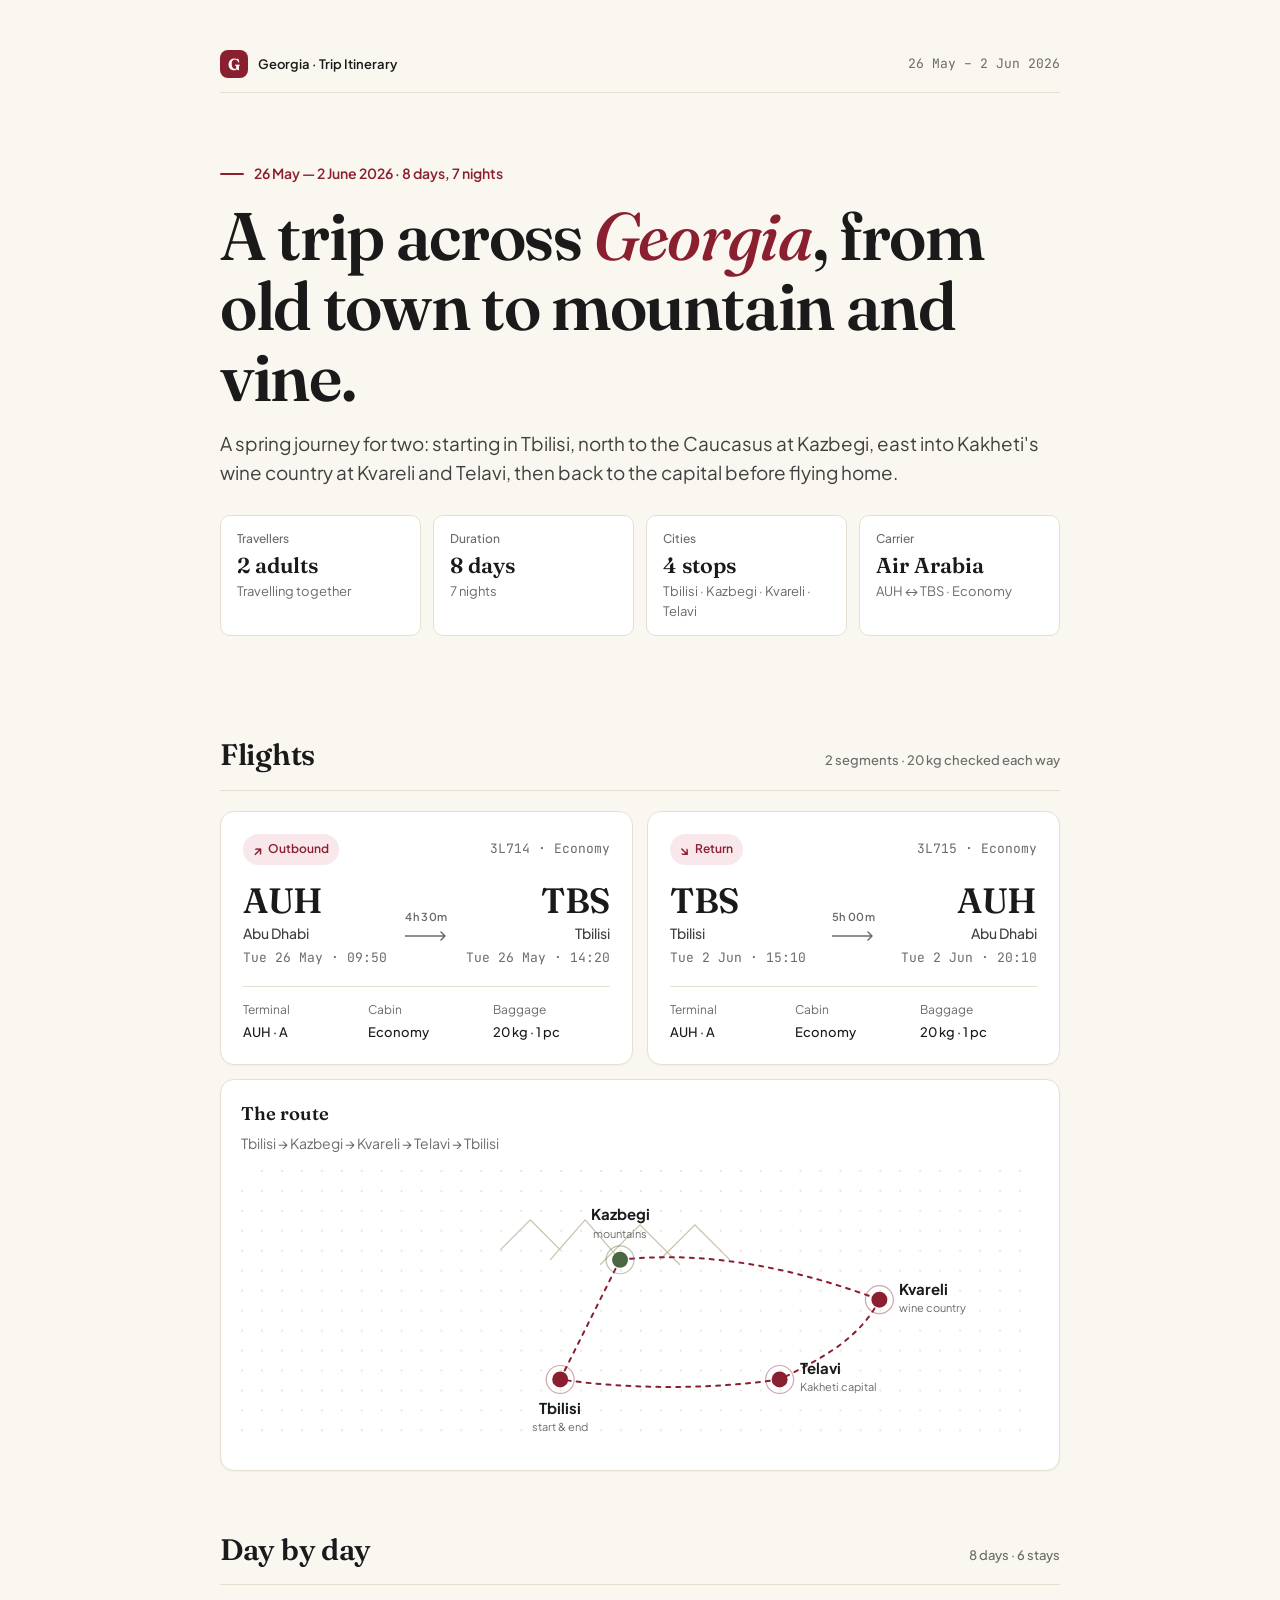
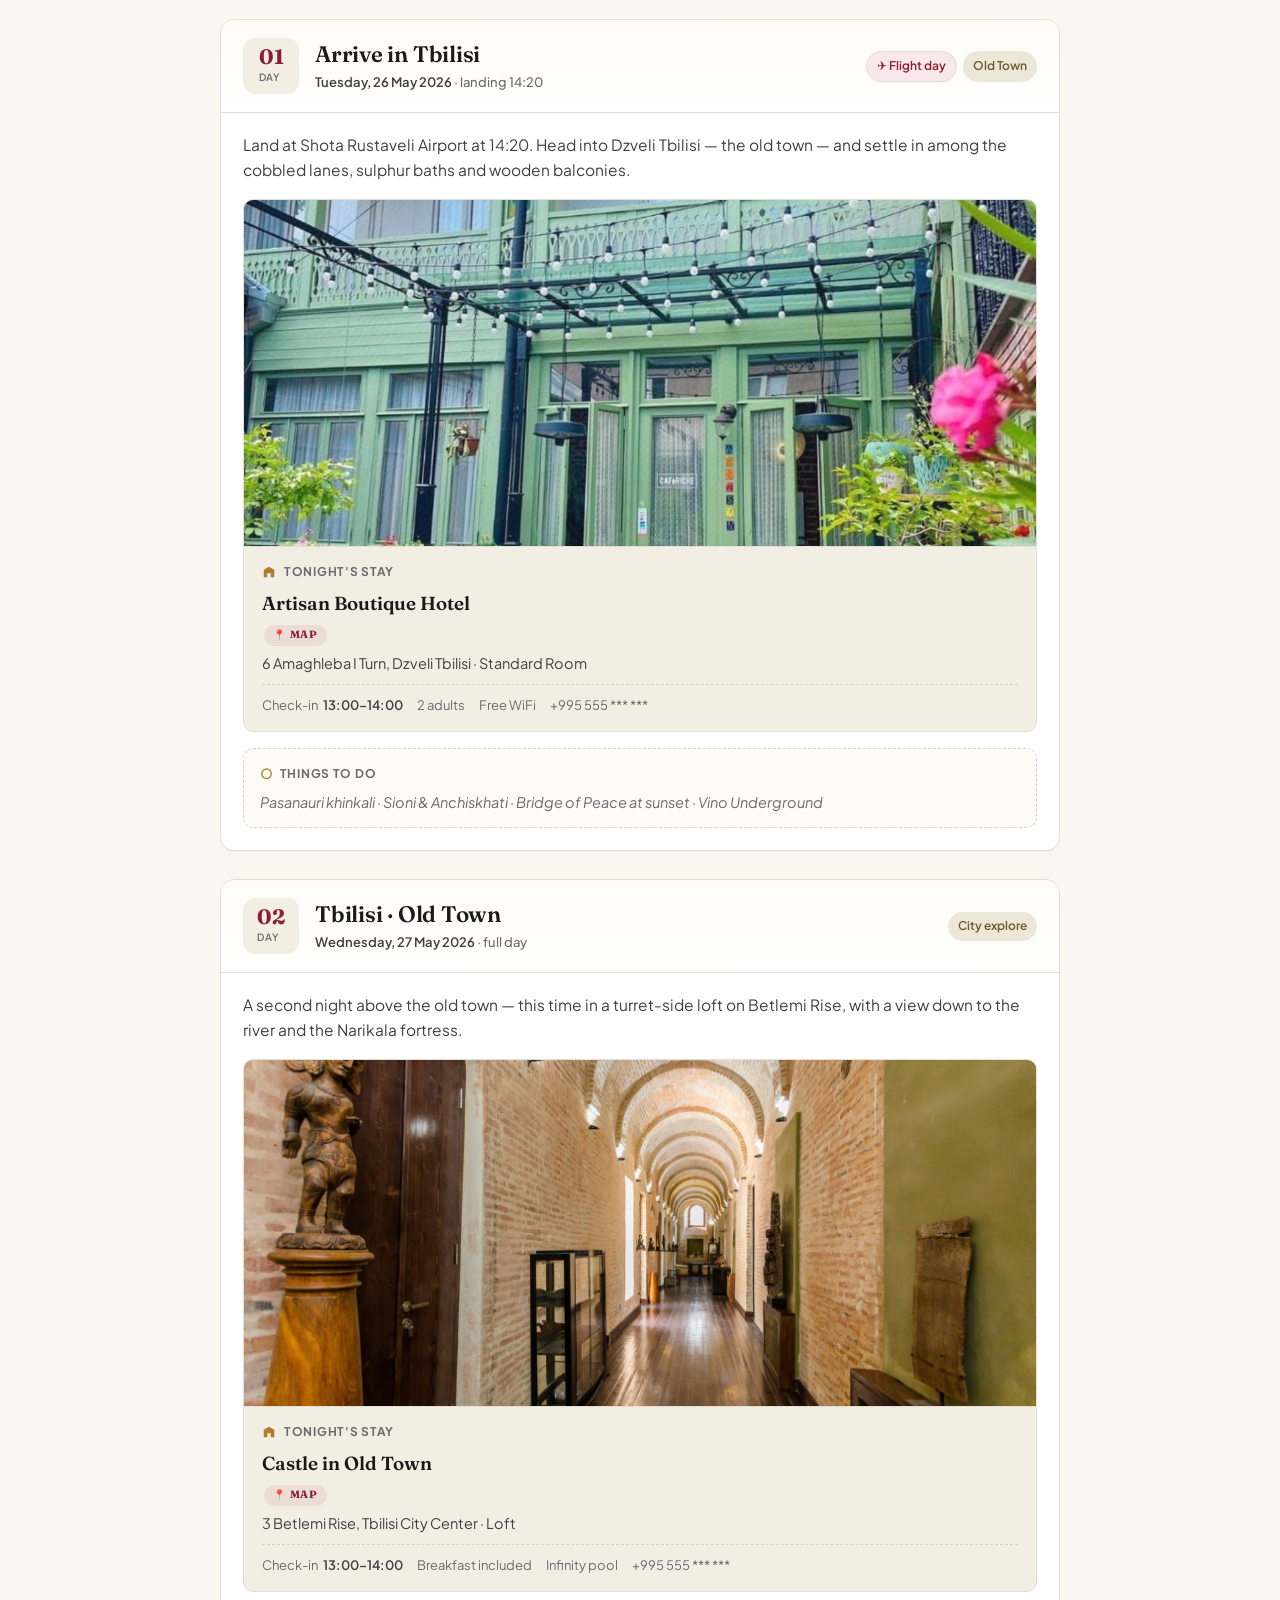
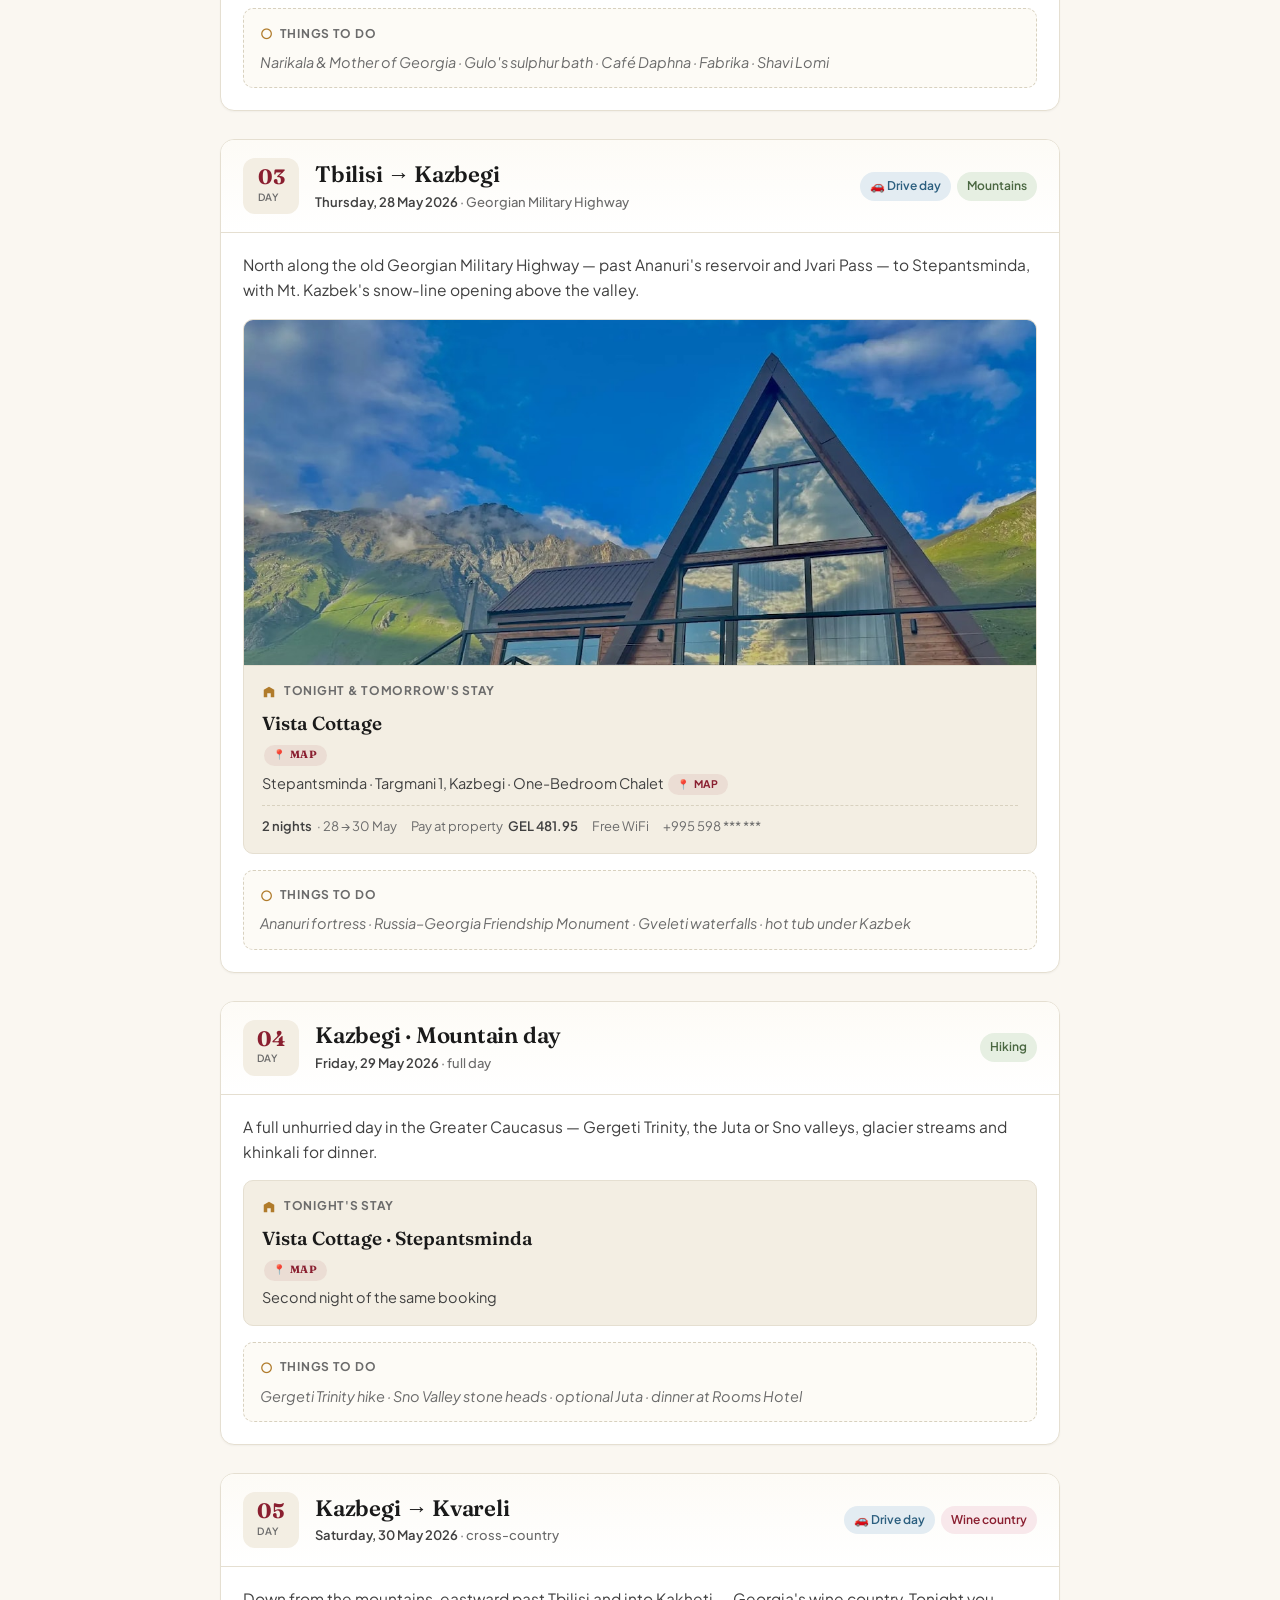
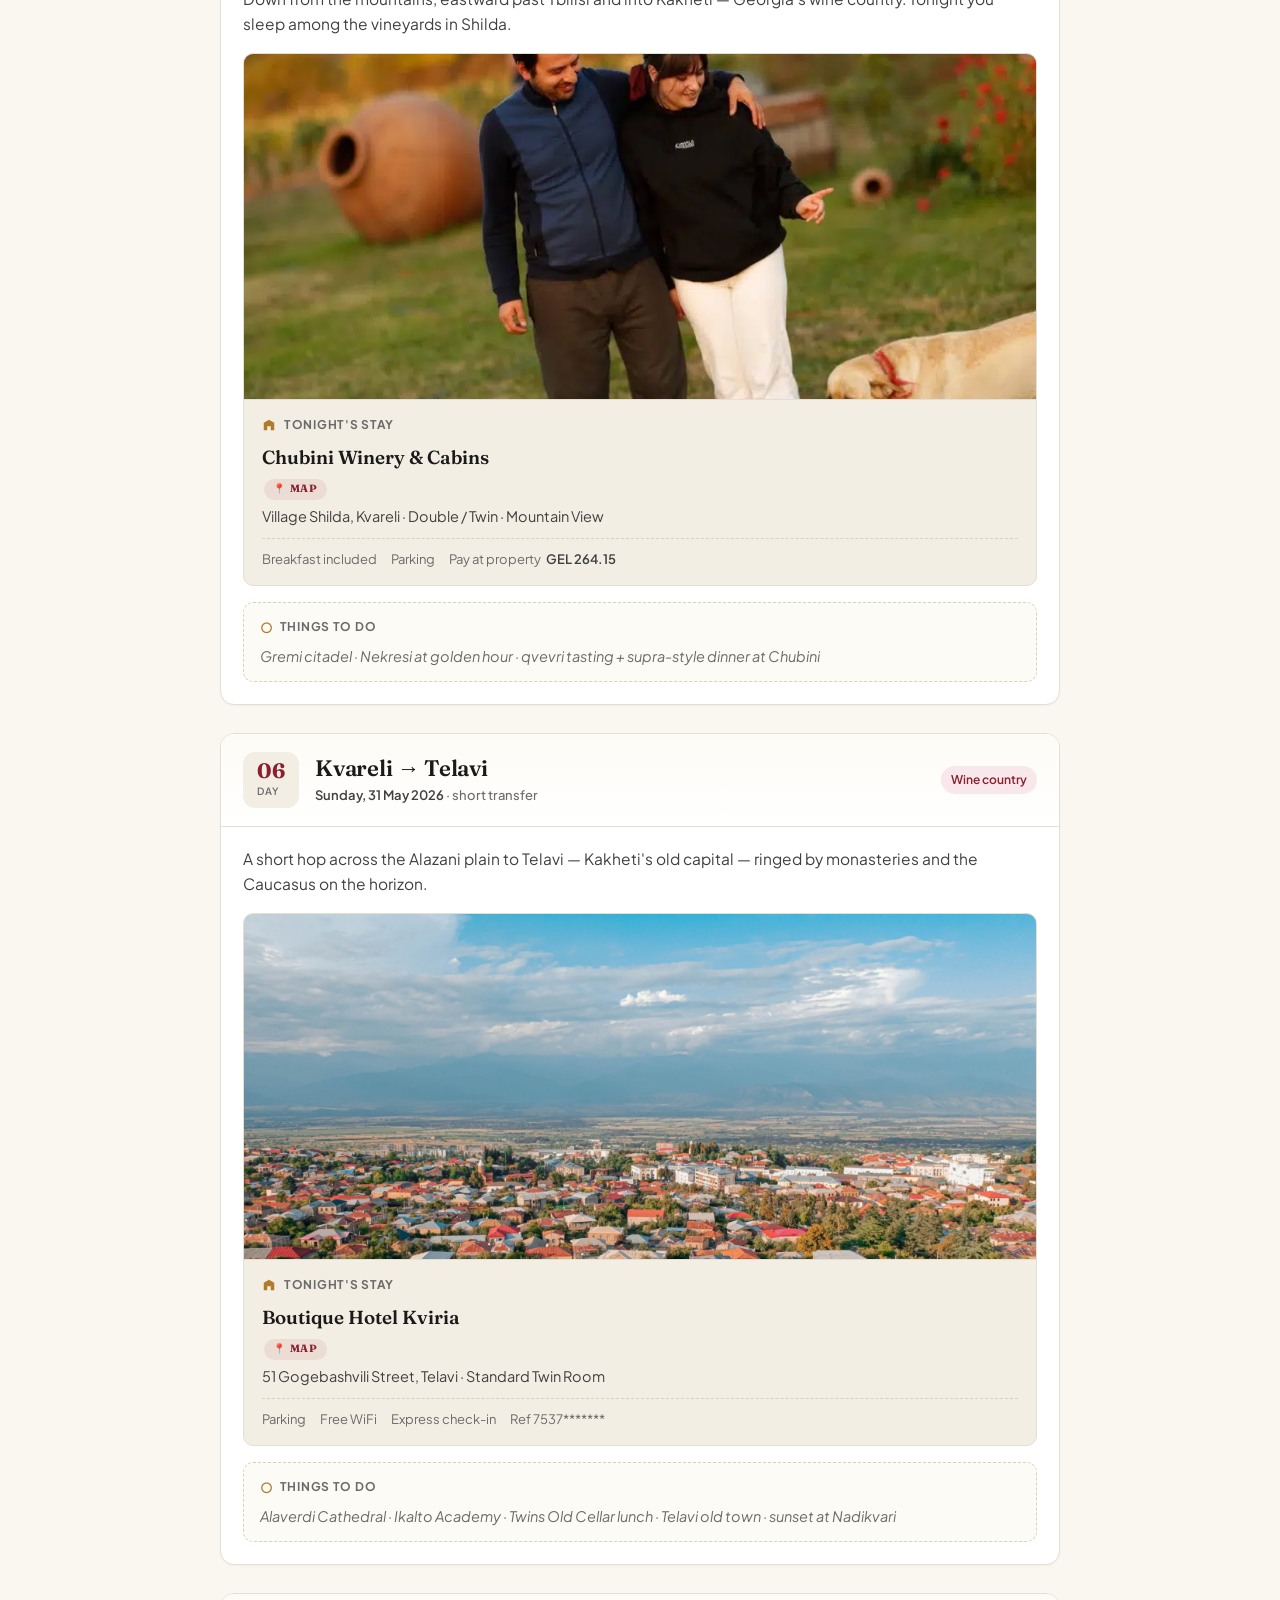
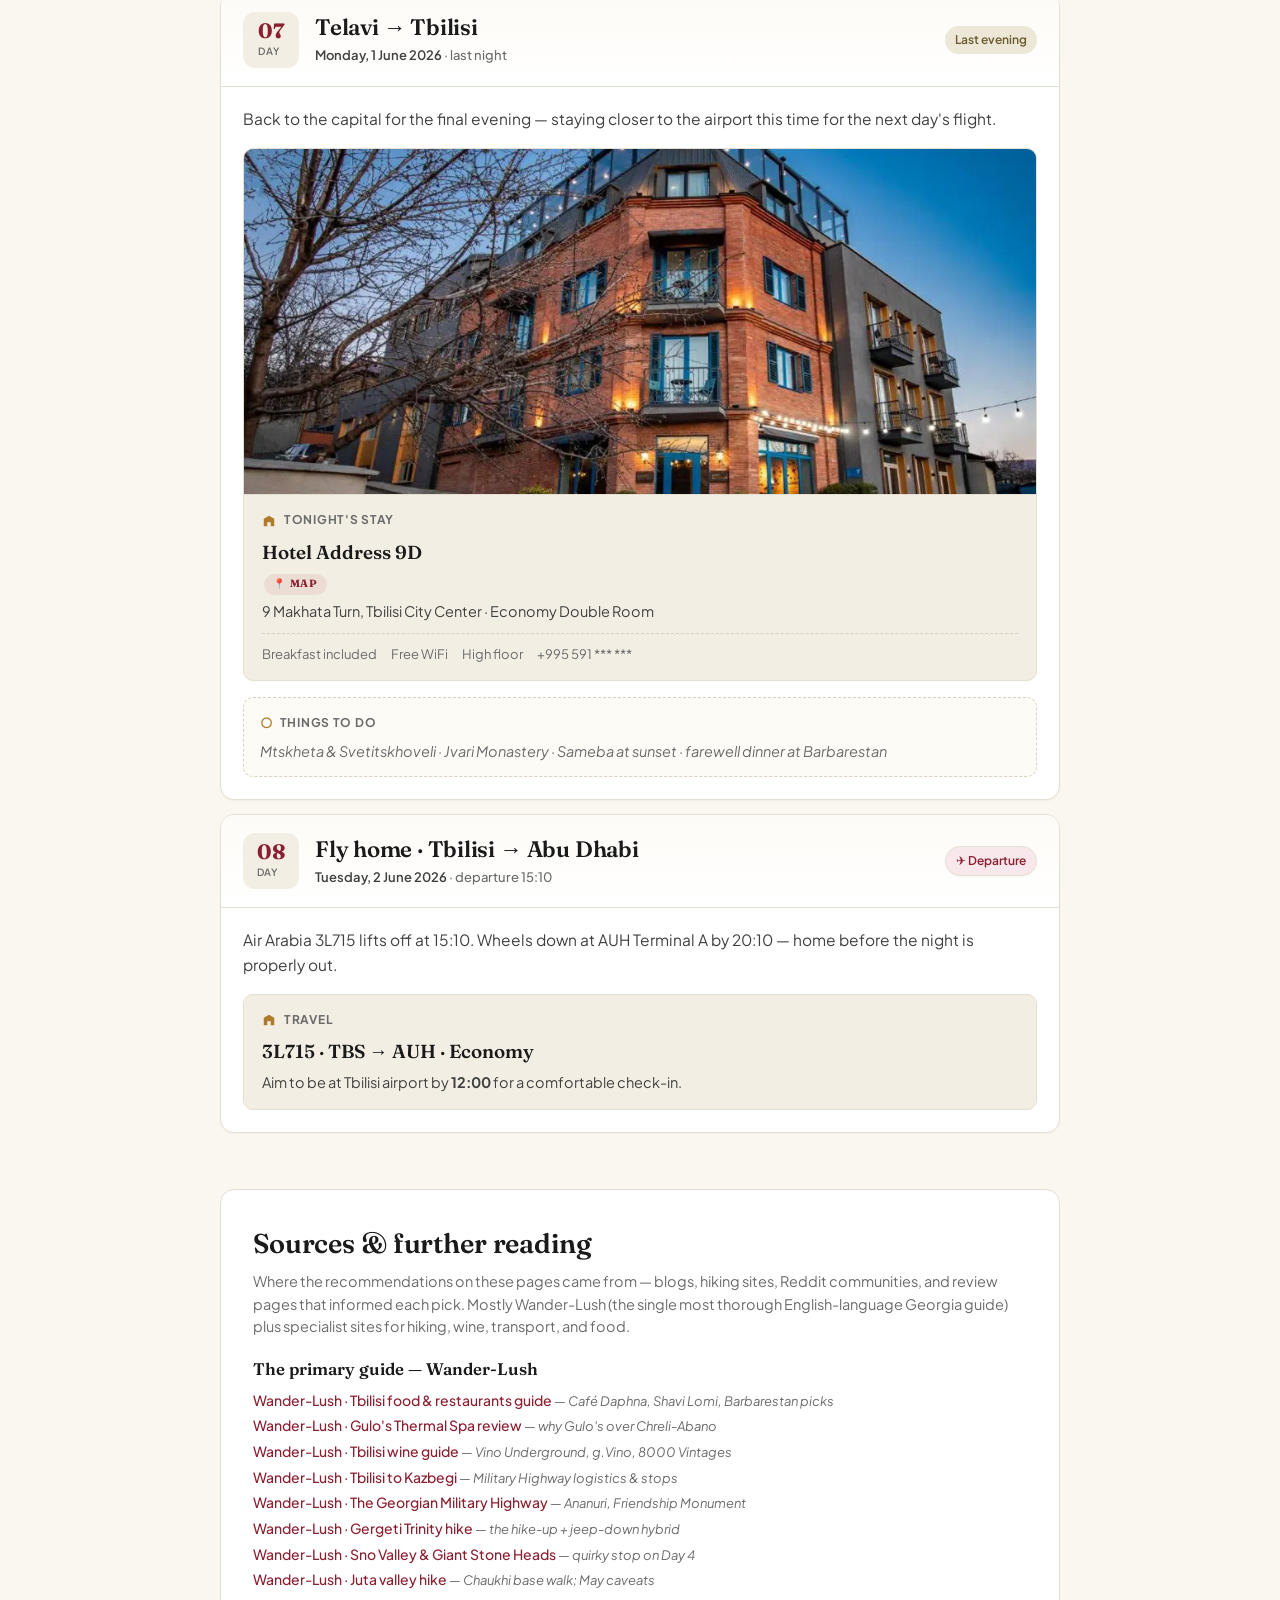
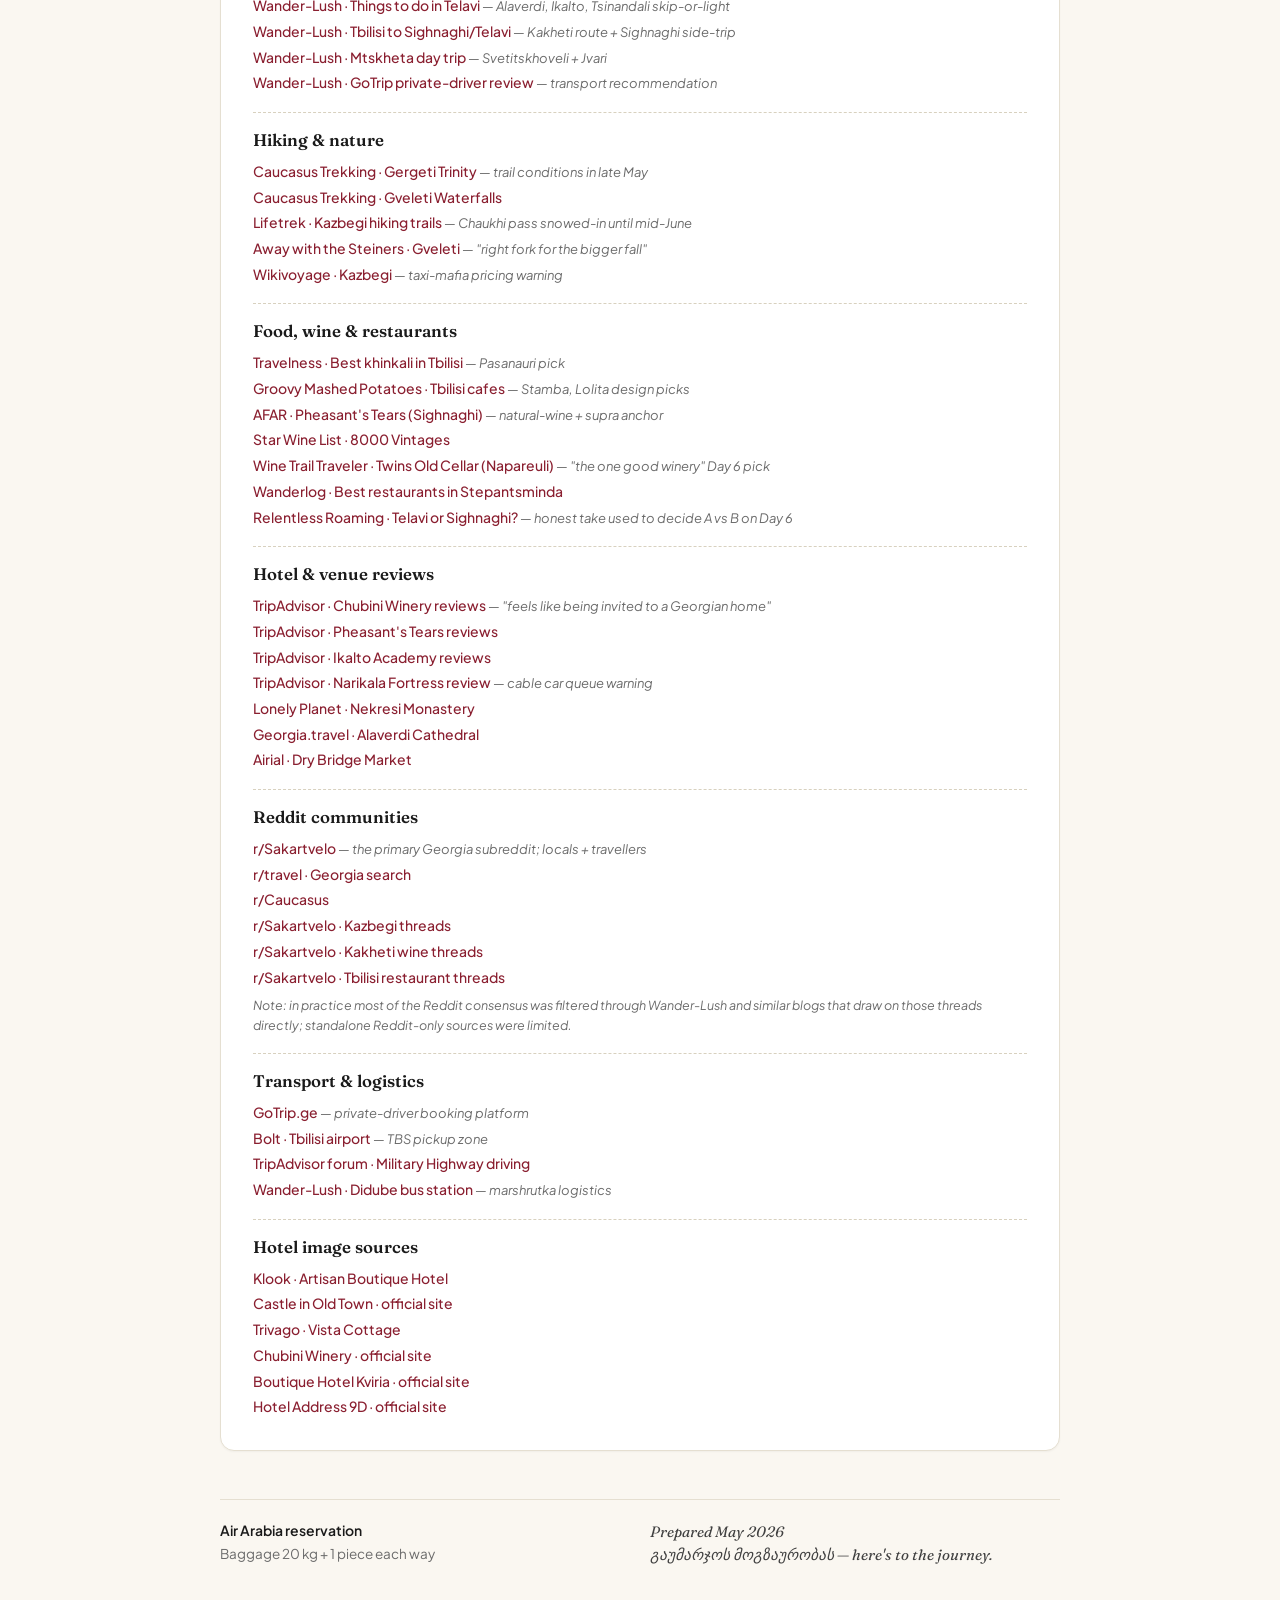
<file: index.html>
<!doctype html>
<html lang="en">
<head>
<meta charset="utf-8" />
<meta name="viewport" content="width=device-width, initial-scale=1, viewport-fit=cover" />
<title>Georgia · A Trip Itinerary · 26 May – 2 June 2026</title>
<link rel="preconnect" href="https://fonts.googleapis.com" />
<link rel="preconnect" href="https://fonts.gstatic.com" crossorigin />
<link href="https://fonts.googleapis.com/css2?family=Fraunces:opsz,wght@9..144,500;9..144,600;9..144,700&family=Plus+Jakarta+Sans:wght@400;500;600;700&family=JetBrains+Mono:wght@400;500&display=swap" rel="stylesheet" />
<style>
  /* ===== Foundations ===== */
  :root {
    --bg:           #faf7f1;       /* warm off-white */
    --surface:      #ffffff;
    --surface-2:    #f3eee3;
    --ink:          #1a1a1a;
    --ink-2:        #404040;
    --ink-3:        #6b6b6b;
    --wine:         #8a1f30;
    --wine-tint:    #f8e8eb;
    --gold:         #b07b2b;
    --moss:         #4a6741;
    --moss-tint:    #e6efe2;
    --sky:          #2c5f7f;
    --sky-tint:     #e3ecf2;
    --line:         #e5dfd1;
    --line-2:       #d8d1bf;
    --radius:       14px;
    --radius-sm:    10px;
    --shadow-sm:    0 1px 2px rgba(26,26,26,0.04);
    --shadow:       0 1px 2px rgba(26,26,26,0.04), 0 8px 24px -16px rgba(26,26,26,0.12);
  }

  *, *::before, *::after { box-sizing: border-box; }
  html { -webkit-text-size-adjust: 100%; scroll-behavior: smooth; }

  body {
    margin: 0;
    background: var(--bg);
    color: var(--ink);
    font-family: "Plus Jakarta Sans", -apple-system, BlinkMacSystemFont, "Segoe UI", system-ui, sans-serif;
    font-size: 16px;
    line-height: 1.55;
    -webkit-font-smoothing: antialiased;
    min-height: 100vh;
  }

  ::selection { background: var(--wine); color: #fff; }

  /* ===== Inline Google Maps link pill ===== */
  a.map {
    display: inline-flex;
    align-items: center;
    gap: 4px;
    margin: 0 2px;
    padding: 2px 9px 3px;
    font-size: 10.5px;
    font-weight: 700;
    letter-spacing: 0.06em;
    text-transform: uppercase;
    text-decoration: none;
    color: var(--wine);
    background: rgba(138, 31, 48, 0.08);
    border-radius: 999px;
    vertical-align: 1px;
    white-space: nowrap;
    transition: background 120ms ease, transform 120ms ease;
  }
  a.map::before { content: "📍"; font-size: 10px; }
  a.map:hover {
    background: rgba(138, 31, 48, 0.18);
    text-decoration: none;
    transform: translateY(-1px);
  }

  /* ===== Sources section ===== */
  .sources {
    margin-top: clamp(40px, 5vw, 56px);
    padding: clamp(20px, 3vw, 32px);
    background: var(--surface);
    border: 1px solid var(--line);
    border-radius: var(--radius);
    box-shadow: var(--shadow-sm);
  }
  .sources h2 {
    margin: 0 0 6px;
    font-family: "Fraunces", serif;
    font-weight: 600;
    font-size: clamp(1.35rem, 2.4vw, 1.7rem);
    letter-spacing: -0.005em;
  }
  .sources > p.intro {
    color: var(--ink-3);
    font-size: 14.5px;
    margin: 0 0 18px;
    max-width: 70ch;
  }
  .sources .group {
    margin-top: 18px;
    padding-top: 14px;
    border-top: 1px dashed var(--line-2);
  }
  .sources .group:first-of-type { border-top: 0; padding-top: 0; margin-top: 0; }
  .sources .group h3 {
    margin: 0 0 8px;
    font-family: "Fraunces", serif;
    font-weight: 600;
    font-size: 1.05rem;
    color: var(--ink);
  }
  .sources ul {
    margin: 0; padding: 0; list-style: none;
    display: grid; gap: 4px;
  }
  .sources li {
    font-size: 14px;
    line-height: 1.55;
    color: var(--ink-2);
  }
  .sources li a {
    color: var(--wine);
    text-decoration: none;
    font-weight: 500;
    border-bottom: 1px solid transparent;
  }
  .sources li a:hover {
    text-decoration: none;
    border-bottom-color: var(--wine);
  }
  .sources li .what {
    color: var(--ink-3);
    font-size: 13px;
    font-style: italic;
  }

  .page {
    max-width: 920px;
    margin: 0 auto;
    padding: clamp(20px, 3vw, 36px) clamp(18px, 4vw, 40px) 80px;
  }

  /* ===== Top bar ===== */
  .topbar {
    display: flex;
    align-items: center;
    justify-content: space-between;
    flex-wrap: wrap;
    gap: 12px;
    padding: 14px 0;
    border-bottom: 1px solid var(--line);
    font-size: 13px;
    color: var(--ink-3);
  }
  .topbar .brand {
    display: inline-flex;
    align-items: center;
    gap: 10px;
    font-weight: 600;
    color: var(--ink);
  }
  .topbar .brand .badge {
    display: inline-flex;
    align-items: center;
    justify-content: center;
    width: 28px; height: 28px;
    border-radius: 8px;
    background: var(--wine);
    color: #fff;
    font-family: "Fraunces", serif;
    font-weight: 700;
    font-size: 16px;
  }
  .topbar .pnr {
    font-family: "JetBrains Mono", ui-monospace, monospace;
    font-size: 13px;
  }
  .topbar .pnr b { color: var(--ink); font-weight: 500; }

  /* ===== Hero ===== */
  .hero {
    padding: clamp(36px, 6vw, 64px) 0 clamp(28px, 4vw, 40px);
  }
  .hero .eyebrow {
    display: inline-flex;
    align-items: center;
    gap: 10px;
    color: var(--wine);
    font-weight: 600;
    font-size: 14px;
    margin-bottom: 16px;
  }
  .hero .eyebrow::before {
    content: "";
    width: 24px;
    height: 2px;
    background: var(--wine);
    border-radius: 2px;
  }
  .hero h1 {
    margin: 0 0 16px;
    font-family: "Fraunces", "Iowan Old Style", Georgia, serif;
    font-weight: 600;
    font-size: clamp(2.4rem, 6.5vw, 4.2rem);
    line-height: 1.05;
    letter-spacing: -0.02em;
    color: var(--ink);
  }
  .hero h1 em {
    font-style: italic;
    font-weight: 500;
    color: var(--wine);
  }
  .hero .lede {
    font-size: clamp(1.05rem, 1.6vw, 1.18rem);
    color: var(--ink-2);
    max-width: 60ch;
    margin: 0 0 28px;
  }

  /* Quick stats grid */
  .stats {
    display: grid;
    grid-template-columns: repeat(4, 1fr);
    gap: 12px;
    margin-top: 24px;
  }
  @media (max-width: 720px) { .stats { grid-template-columns: repeat(2, 1fr); } }
  .stat {
    background: var(--surface);
    border: 1px solid var(--line);
    border-radius: var(--radius-sm);
    padding: 14px 16px;
  }
  .stat .label {
    font-size: 12px;
    color: var(--ink-3);
    font-weight: 500;
    margin-bottom: 4px;
  }
  .stat .value {
    font-family: "Fraunces", serif;
    font-weight: 600;
    font-size: 1.35rem;
    color: var(--ink);
    line-height: 1.2;
  }
  .stat .sub { font-size: 13px; color: var(--ink-3); margin-top: 2px; }

  /* ===== Section heading ===== */
  .section {
    margin-top: clamp(40px, 5vw, 56px);
  }
  .section-head {
    display: flex;
    align-items: baseline;
    justify-content: space-between;
    gap: 16px;
    margin-bottom: 20px;
    padding-bottom: 12px;
    border-bottom: 1px solid var(--line);
  }
  .section-head h2 {
    margin: 0;
    font-family: "Fraunces", serif;
    font-weight: 600;
    font-size: clamp(1.45rem, 2.6vw, 1.85rem);
    letter-spacing: -0.01em;
  }
  .section-head .count {
    font-size: 13px;
    color: var(--ink-3);
    font-weight: 500;
  }

  /* ===== Flights ===== */
  .flights {
    display: grid;
    grid-template-columns: 1fr 1fr;
    gap: 14px;
  }
  @media (max-width: 720px) { .flights { grid-template-columns: 1fr; } }

  .flight {
    background: var(--surface);
    border: 1px solid var(--line);
    border-radius: var(--radius);
    padding: 22px;
    box-shadow: var(--shadow-sm);
  }
  .flight-head {
    display: flex;
    align-items: center;
    justify-content: space-between;
    gap: 8px;
    margin-bottom: 18px;
  }
  .flight-head .pill {
    display: inline-flex;
    align-items: center;
    gap: 6px;
    padding: 5px 10px;
    border-radius: 999px;
    background: var(--wine-tint);
    color: var(--wine);
    font-size: 12px;
    font-weight: 600;
  }
  .flight-head .pill .ic { font-size: 14px; }
  .flight-head .num {
    font-family: "JetBrains Mono", monospace;
    font-size: 13px;
    color: var(--ink-3);
  }

  .leg {
    display: grid;
    grid-template-columns: 1fr auto 1fr;
    gap: 16px;
    align-items: center;
    margin-bottom: 18px;
  }
  .leg .pt { display: grid; gap: 4px; }
  .leg .pt.end { text-align: right; }
  .leg .iata {
    font-family: "Fraunces", serif;
    font-weight: 600;
    font-size: 2.2rem;
    line-height: 1;
    letter-spacing: -0.01em;
  }
  .leg .city {
    font-size: 14px;
    color: var(--ink-2);
    font-weight: 500;
  }
  .leg .time {
    font-family: "JetBrains Mono", monospace;
    font-size: 13px;
    color: var(--ink-3);
  }
  .leg .arrow {
    color: var(--ink-3);
    display: grid;
    place-items: center;
    gap: 4px;
  }
  .leg .arrow .dur {
    font-size: 11px;
    font-weight: 600;
    color: var(--ink-3);
    letter-spacing: 0.04em;
  }
  .leg .arrow svg { display: block; }

  .flight-foot {
    border-top: 1px solid var(--line);
    padding-top: 14px;
    display: grid;
    grid-template-columns: repeat(3, 1fr);
    gap: 8px;
    font-size: 13px;
  }
  .flight-foot div { display: grid; gap: 2px; }
  .flight-foot .k { color: var(--ink-3); font-size: 12px; }
  .flight-foot .v { color: var(--ink); font-weight: 500; }

  /* ===== Route map ===== */
  .map-card {
    margin-top: 14px;
    background: var(--surface);
    border: 1px solid var(--line);
    border-radius: var(--radius);
    padding: 20px;
    box-shadow: var(--shadow-sm);
  }
  .map-card h3 {
    margin: 0 0 4px;
    font-family: "Fraunces", serif;
    font-weight: 600;
    font-size: 1.15rem;
  }
  .map-card .sub { color: var(--ink-3); font-size: 14px; margin-bottom: 16px; }
  .map-card svg { display: block; width: 100%; height: auto; }

  /* ===== Day cards ===== */
  .days { display: grid; gap: 14px; }

  .day {
    background: var(--surface);
    border: 1px solid var(--line);
    border-radius: var(--radius);
    box-shadow: var(--shadow-sm);
    overflow: hidden;
    position: relative;
  }
  /* Make each day a clickable link to its detailed page */
  a.day-link {
    display: block;
    color: inherit;
    text-decoration: none;
    transition: transform 160ms ease, box-shadow 160ms ease;
  }
  a.day-link:hover { text-decoration: none; }
  a.day-link:hover .day {
    transform: translateY(-2px);
    box-shadow: 0 1px 2px rgba(26,26,26,0.05), 0 18px 40px -22px rgba(138,31,48,0.28);
    border-color: var(--line-2);
  }
  a.day-link .day::after {
    content: "View day →";
    position: absolute;
    bottom: 18px;
    right: 22px;
    font-family: "JetBrains Mono", monospace;
    font-size: 11px;
    letter-spacing: 0.12em;
    color: var(--wine);
    font-weight: 600;
    opacity: 0;
    transform: translateX(-4px);
    transition: opacity 200ms ease, transform 200ms ease;
    pointer-events: none;
  }
  a.day-link:hover .day::after { opacity: 1; transform: translateX(0); }
  /* Always-visible "View day" chip in the head row */
  .day-head .view {
    display: none;
  }
  @media (hover: none) {
    a.day-link .day::after { opacity: 1; transform: translateX(0); }
  }

  .day-head {
    display: grid;
    grid-template-columns: auto 1fr auto;
    gap: 16px;
    align-items: center;
    padding: 18px 22px;
    border-bottom: 1px solid var(--line);
    background: linear-gradient(180deg, #fdfbf6 0%, var(--surface) 100%);
  }
  .day-head .dnum {
    display: grid;
    place-items: center;
    width: 56px;
    height: 56px;
    background: var(--surface-2);
    border-radius: 12px;
    color: var(--ink-2);
  }
  .day-head .dnum .n {
    font-family: "Fraunces", serif;
    font-weight: 700;
    font-size: 1.3rem;
    color: var(--wine);
    line-height: 1;
  }
  .day-head .dnum .lbl {
    font-size: 10px;
    text-transform: uppercase;
    color: var(--ink-3);
    letter-spacing: 0.08em;
    font-weight: 600;
    margin-top: 2px;
  }
  .day-head .title h3 {
    margin: 0;
    font-family: "Fraunces", serif;
    font-weight: 600;
    font-size: 1.4rem;
    letter-spacing: -0.01em;
    line-height: 1.2;
  }
  .day-head .title .date {
    margin-top: 4px;
    font-size: 13px;
    color: var(--ink-3);
    font-weight: 500;
  }
  .day-head .title .date b { color: var(--ink-2); font-weight: 600; }

  .tags { display: flex; flex-wrap: wrap; gap: 6px; justify-content: flex-end; }
  .tag {
    display: inline-flex;
    align-items: center;
    gap: 5px;
    padding: 5px 10px;
    border-radius: 999px;
    font-size: 12px;
    font-weight: 600;
    background: var(--surface-2);
    color: var(--ink-2);
    white-space: nowrap;
  }
  .tag.flight { background: var(--wine-tint); color: var(--wine); }
  .tag.travel { background: var(--sky-tint); color: var(--sky); }
  .tag.mountain { background: var(--moss-tint); color: var(--moss); }
  .tag.wine { background: var(--wine-tint); color: var(--wine); }
  .tag.city { background: #ede7d8; color: #6b5a2d; }

  @media (max-width: 640px) {
    .day-head {
      grid-template-columns: auto 1fr;
      grid-template-rows: auto auto;
      gap: 14px 14px;
    }
    .day-head .tags { grid-column: 1 / -1; justify-content: flex-start; }
  }

  .day-body { padding: 20px 22px 22px; display: grid; gap: 16px; }

  .day-body p.summary {
    margin: 0;
    color: var(--ink-2);
    font-size: 15.5px;
    line-height: 1.6;
  }

  /* Hotel info card */
  .hotel {
    background: var(--surface-2);
    border-radius: var(--radius-sm);
    border: 1px solid var(--line);
    overflow: hidden;
  }
  .hotel .photo {
    display: block;
    width: 100%;
    aspect-ratio: 16 / 7;
    object-fit: cover;
    background: #d6cfb9 linear-gradient(135deg, #e9e2cf 0%, #cfc6ac 100%);
    border-bottom: 1px solid var(--line);
  }
  .hotel .body { padding: 16px 18px; }
  .hotel .hh {
    display: flex;
    align-items: center;
    gap: 8px;
    font-size: 12px;
    font-weight: 700;
    text-transform: uppercase;
    letter-spacing: 0.06em;
    color: var(--ink-3);
    margin-bottom: 8px;
  }
  .hotel .hh::before {
    content: "";
    width: 14px;
    height: 14px;
    background: var(--gold);
    -webkit-mask: url("data:image/svg+xml;utf8,<svg xmlns='http://www.w3.org/2000/svg' viewBox='0 0 24 24' fill='currentColor'><path d='M3 21V8l9-5 9 5v13h-6v-7H9v7H3z'/></svg>") center/contain no-repeat;
            mask: url("data:image/svg+xml;utf8,<svg xmlns='http://www.w3.org/2000/svg' viewBox='0 0 24 24' fill='currentColor'><path d='M3 21V8l9-5 9 5v13h-6v-7H9v7H3z'/></svg>") center/contain no-repeat;
  }
  .hotel .name {
    font-family: "Fraunces", serif;
    font-weight: 600;
    font-size: 1.18rem;
    color: var(--ink);
    margin-bottom: 4px;
  }
  .hotel .addr { color: var(--ink-2); font-size: 14.5px; }
  .hotel .meta {
    display: flex;
    flex-wrap: wrap;
    gap: 8px 14px;
    margin-top: 10px;
    padding-top: 10px;
    border-top: 1px dashed var(--line-2);
    font-size: 13px;
    color: var(--ink-3);
  }
  .hotel .meta span { display: inline-flex; align-items: center; gap: 5px; }
  .hotel .meta b { color: var(--ink-2); font-weight: 600; }

  /* Things to do placeholder */
  .todo {
    border: 1px dashed var(--line-2);
    border-radius: var(--radius-sm);
    padding: 14px 16px;
    background: #fdfbf6;
  }
  .todo .th {
    font-size: 12px;
    font-weight: 700;
    color: var(--ink-3);
    text-transform: uppercase;
    letter-spacing: 0.06em;
    margin-bottom: 6px;
    display: flex;
    align-items: center;
    gap: 6px;
  }
  .todo .th::before { content: "○"; color: var(--gold); font-size: 14px; }
  .todo .placeholder { color: var(--ink-3); font-size: 14.5px; font-style: italic; }

  /* ===== Footer ===== */
  footer {
    margin-top: 48px;
    padding-top: 20px;
    border-top: 1px solid var(--line);
    display: grid;
    grid-template-columns: 1fr 1fr;
    gap: 20px;
    font-size: 13.5px;
    color: var(--ink-3);
  }
  @media (max-width: 640px) { footer { grid-template-columns: 1fr; } }
  footer b { display: block; color: var(--ink); font-weight: 600; font-size: 14px; margin-bottom: 2px; }
  footer .sig { color: var(--ink-2); font-family: "Fraunces", serif; font-style: italic; font-size: 15px; }

  /* ===== Subtle entry animation ===== */
  @keyframes rise {
    from { opacity: 0; transform: translateY(8px); }
    to   { opacity: 1; transform: translateY(0); }
  }
  .hero, .section, footer {
    animation: rise 500ms ease-out both;
  }
  .section:nth-of-type(2) { animation-delay: 80ms; }
  .section:nth-of-type(3) { animation-delay: 120ms; }
  @media (prefers-reduced-motion: reduce) { * { animation: none !important; } }

  /* ===== Print ===== */
  @media print {
    body { background: #fff; }
    .day, .flight, .map-card, .stat { break-inside: avoid; box-shadow: none; }
  }
</style>
</head>
<body>

<main class="page">

  <header class="topbar">
    <span class="brand">
      <span class="badge">G</span>
      Georgia · Trip Itinerary
    </span>
    <span class="pnr">26 May – 2 Jun 2026</span>
  </header>

  <!-- Hero -->
  <section class="hero">
    <div class="eyebrow">26 May — 2 June 2026 · 8 days, 7 nights</div>
    <h1>A trip across <em>Georgia</em>, from old town to mountain and vine.</h1>
    <p class="lede">
      A spring journey for two: starting in Tbilisi, north to the Caucasus at Kazbegi,
      east into Kakheti's wine country at Kvareli and Telavi, then back to the capital before flying home.
    </p>

    <div class="stats">
      <div class="stat">
        <div class="label">Travellers</div>
        <div class="value">2 adults</div>
        <div class="sub">Travelling together</div>
      </div>
      <div class="stat">
        <div class="label">Duration</div>
        <div class="value">8 days</div>
        <div class="sub">7 nights</div>
      </div>
      <div class="stat">
        <div class="label">Cities</div>
        <div class="value">4 stops</div>
        <div class="sub">Tbilisi · Kazbegi · Kvareli · Telavi</div>
      </div>
      <div class="stat">
        <div class="label">Carrier</div>
        <div class="value">Air Arabia</div>
        <div class="sub">AUH ↔ TBS · Economy</div>
      </div>
    </div>
  </section>

  <!-- Flights -->
  <section class="section">
    <div class="section-head">
      <h2>Flights</h2>
      <span class="count">2 segments · 20 kg checked each way</span>
    </div>

    <div class="flights">

      <article class="flight">
        <div class="flight-head">
          <span class="pill"><span class="ic">↗</span> Outbound</span>
          <span class="num">3L714 · Economy</span>
        </div>
        <div class="leg">
          <div class="pt">
            <div class="iata">AUH</div>
            <div class="city">Abu Dhabi</div>
            <div class="time">Tue 26 May · 09:50</div>
          </div>
          <div class="arrow" aria-hidden="true">
            <span class="dur">4h 30m</span>
            <svg width="44" height="14" viewBox="0 0 44 14" fill="none">
              <path d="M0 7h40M36 3l4 4-4 4" stroke="currentColor" stroke-width="1.5" stroke-linecap="round" stroke-linejoin="round"/>
            </svg>
          </div>
          <div class="pt end">
            <div class="iata">TBS</div>
            <div class="city">Tbilisi</div>
            <div class="time">Tue 26 May · 14:20</div>
          </div>
        </div>
        <div class="flight-foot">
          <div><span class="k">Terminal</span><span class="v">AUH · A</span></div>
          <div><span class="k">Cabin</span><span class="v">Economy</span></div>
          <div><span class="k">Baggage</span><span class="v">20 kg · 1 pc</span></div>
        </div>
      </article>

      <article class="flight">
        <div class="flight-head">
          <span class="pill"><span class="ic">↘</span> Return</span>
          <span class="num">3L715 · Economy</span>
        </div>
        <div class="leg">
          <div class="pt">
            <div class="iata">TBS</div>
            <div class="city">Tbilisi</div>
            <div class="time">Tue 2 Jun · 15:10</div>
          </div>
          <div class="arrow" aria-hidden="true">
            <span class="dur">5h 00m</span>
            <svg width="44" height="14" viewBox="0 0 44 14" fill="none">
              <path d="M0 7h40M36 3l4 4-4 4" stroke="currentColor" stroke-width="1.5" stroke-linecap="round" stroke-linejoin="round"/>
            </svg>
          </div>
          <div class="pt end">
            <div class="iata">AUH</div>
            <div class="city">Abu Dhabi</div>
            <div class="time">Tue 2 Jun · 20:10</div>
          </div>
        </div>
        <div class="flight-foot">
          <div><span class="k">Terminal</span><span class="v">AUH · A</span></div>
          <div><span class="k">Cabin</span><span class="v">Economy</span></div>
          <div><span class="k">Baggage</span><span class="v">20 kg · 1 pc</span></div>
        </div>
      </article>

    </div>

    <!-- Route map -->
    <div class="map-card">
      <h3>The route</h3>
      <div class="sub">Tbilisi → Kazbegi → Kvareli → Telavi → Tbilisi</div>
      <svg viewBox="0 0 800 280" role="img" aria-labelledby="mapTitle">
        <title id="mapTitle">Route across Georgia</title>
        <defs>
          <pattern id="dotgrid" width="20" height="20" patternUnits="userSpaceOnUse">
            <circle cx="1" cy="1" r="1" fill="#e5dfd1"/>
          </pattern>
        </defs>
        <rect width="800" height="280" fill="url(#dotgrid)" rx="8"/>

        <!-- Caucasus suggestion -->
        <g fill="none" stroke="#c9c1a8" stroke-width="1.2">
          <path d="M260 80 L290 50 L320 80"/>
          <path d="M310 90 L345 50 L380 90"/>
          <path d="M360 95 L400 55 L440 95"/>
          <path d="M420 90 L455 55 L490 90"/>
        </g>

        <!-- Route path -->
        <path d="M 320 210 C 340 170, 360 130, 380 90"
              fill="none" stroke="#8a1f30" stroke-width="2" stroke-dasharray="4 6" stroke-linecap="round"/>
        <path d="M 380 90 C 470 80, 560 100, 640 130"
              fill="none" stroke="#8a1f30" stroke-width="2" stroke-dasharray="4 6" stroke-linecap="round"/>
        <path d="M 640 130 C 620 170, 580 190, 540 210"
              fill="none" stroke="#8a1f30" stroke-width="2" stroke-dasharray="4 6" stroke-linecap="round"/>
        <path d="M 540 210 C 470 220, 390 220, 320 210"
              fill="none" stroke="#8a1f30" stroke-width="2" stroke-dasharray="4 6" stroke-linecap="round"/>

        <!-- Markers -->
        <g font-family="Plus Jakarta Sans, sans-serif">
          <!-- Tbilisi -->
          <circle cx="320" cy="210" r="8" fill="#8a1f30"/>
          <circle cx="320" cy="210" r="14" fill="none" stroke="#8a1f30" stroke-width="1.2" opacity="0.4"/>
          <text x="320" y="245" text-anchor="middle" font-size="15" font-weight="700" fill="#1a1a1a">Tbilisi</text>
          <text x="320" y="262" text-anchor="middle" font-size="11" fill="#6b6b6b">start &amp; end</text>

          <!-- Kazbegi -->
          <circle cx="380" cy="90" r="8" fill="#4a6741"/>
          <circle cx="380" cy="90" r="14" fill="none" stroke="#4a6741" stroke-width="1.2" opacity="0.4"/>
          <text x="380" y="50" text-anchor="middle" font-size="15" font-weight="700" fill="#1a1a1a">Kazbegi</text>
          <text x="380" y="68" text-anchor="middle" font-size="11" fill="#6b6b6b">mountains</text>

          <!-- Kvareli -->
          <circle cx="640" cy="130" r="8" fill="#8a1f30"/>
          <circle cx="640" cy="130" r="14" fill="none" stroke="#8a1f30" stroke-width="1.2" opacity="0.4"/>
          <text x="660" y="125" font-size="15" font-weight="700" fill="#1a1a1a">Kvareli</text>
          <text x="660" y="142" font-size="11" fill="#6b6b6b">wine country</text>

          <!-- Telavi -->
          <circle cx="540" cy="210" r="8" fill="#8a1f30"/>
          <circle cx="540" cy="210" r="14" fill="none" stroke="#8a1f30" stroke-width="1.2" opacity="0.4"/>
          <text x="560" y="205" font-size="15" font-weight="700" fill="#1a1a1a">Telavi</text>
          <text x="560" y="222" font-size="11" fill="#6b6b6b">Kakheti capital</text>
        </g>
      </svg>
    </div>
  </section>

  <!-- Day-by-day -->
  <section class="section">
    <div class="section-head">
      <h2>Day by day</h2>
      <span class="count">8 days · 6 stays</span>
    </div>

    <div class="days">

      <!-- Day 1 -->
      <a class="day-link" href="day-1.html">
      <article class="day">
        <div class="day-head">
          <div class="dnum"><div><div class="n">01</div><div class="lbl">Day</div></div></div>
          <div class="title">
            <h3>Arrive in Tbilisi</h3>
            <div class="date"><b>Tuesday, 26 May 2026</b> · landing 14:20</div>
          </div>
          <div class="tags">
            <span class="tag flight">✈ Flight day</span>
            <span class="tag city">Old Town</span>
          </div>
        </div>
        <div class="day-body">
          <p class="summary">Land at Shota Rustaveli Airport at 14:20. Head into Dzveli Tbilisi — the old town — and settle in among the cobbled lanes, sulphur baths and wooden balconies.</p>
          <div class="hotel">
            <img class="photo" loading="lazy"
              src="images/hotel-artisan.jpg"
              alt="Artisan Boutique Hotel, Tbilisi" />
            <div class="body">
              <div class="hh">Tonight's stay</div>
              <div class="name">Artisan Boutique Hotel <a class="map" href="https://www.google.com/maps/search/?api=1&query=Artisan%20Boutique%20Hotel%20Amaghleba%20Tbilisi" target="_blank" rel="noopener" aria-label="Open in Google Maps">Map</a></div>
              <div class="addr">6 Amaghleba I Turn, Dzveli Tbilisi · Standard Room</div>
              <div class="meta">
                <span>Check-in <b>13:00–14:00</b></span>
                <span>2 adults</span>
                <span>Free WiFi</span>
                <span>+995 555 *** ***</span>
              </div>
            </div>
          </div>
          <div class="todo">
            <div class="th">Things to do</div>
            <div class="placeholder">Pasanauri khinkali · Sioni &amp; Anchiskhati · Bridge of Peace at sunset · Vino Underground</div>
          </div>
        </div>
      </article>
      </a>

      <!-- Day 2 -->
      <a class="day-link" href="day-2.html">
      <article class="day">
        <div class="day-head">
          <div class="dnum"><div><div class="n">02</div><div class="lbl">Day</div></div></div>
          <div class="title">
            <h3>Tbilisi · Old Town</h3>
            <div class="date"><b>Wednesday, 27 May 2026</b> · full day</div>
          </div>
          <div class="tags">
            <span class="tag city">City explore</span>
          </div>
        </div>
        <div class="day-body">
          <p class="summary">A second night above the old town — this time in a turret-side loft on Betlemi Rise, with a view down to the river and the Narikala fortress.</p>
          <div class="hotel">
            <img class="photo" loading="lazy"
              src="images/hotel-castle.jpg"
              alt="Castle in Old Town, Tbilisi" />
            <div class="body">
              <div class="hh">Tonight's stay</div>
              <div class="name">Castle in Old Town <a class="map" href="https://www.google.com/maps/search/?api=1&query=Castle%20in%20Old%20Town%20Betlemi%20Rise%20Tbilisi" target="_blank" rel="noopener" aria-label="Open in Google Maps">Map</a></div>
              <div class="addr">3 Betlemi Rise, Tbilisi City Center · Loft</div>
              <div class="meta">
                <span>Check-in <b>13:00–14:00</b></span>
                <span>Breakfast included</span>
                <span>Infinity pool</span>
                <span>+995 555 *** ***</span>
              </div>
            </div>
          </div>
          <div class="todo">
            <div class="th">Things to do</div>
            <div class="placeholder">Narikala &amp; Mother of Georgia · Gulo's sulphur bath · Café Daphna · Fabrika · Shavi Lomi</div>
          </div>
        </div>
      </article>
      </a>

      <!-- Day 3 -->
      <a class="day-link" href="day-3.html">
      <article class="day">
        <div class="day-head">
          <div class="dnum"><div><div class="n">03</div><div class="lbl">Day</div></div></div>
          <div class="title">
            <h3>Tbilisi → Kazbegi</h3>
            <div class="date"><b>Thursday, 28 May 2026</b> · Georgian Military Highway</div>
          </div>
          <div class="tags">
            <span class="tag travel">🚗 Drive day</span>
            <span class="tag mountain">Mountains</span>
          </div>
        </div>
        <div class="day-body">
          <p class="summary">North along the old Georgian Military Highway — past Ananuri's reservoir and Jvari Pass — to Stepantsminda, with Mt. Kazbek's snow-line opening above the valley.</p>
          <div class="hotel">
            <img class="photo" loading="lazy"
              src="images/hotel-vista.jpg"
              alt="Vista Cottage, Stepantsminda, Kazbegi" />
            <div class="body">
              <div class="hh">Tonight &amp; tomorrow's stay</div>
              <div class="name">Vista Cottage <a class="map" href="https://www.google.com/maps/search/?api=1&query=Vista%20Cottage%20Stepantsminda%20Kazbegi" target="_blank" rel="noopener" aria-label="Open in Google Maps">Map</a></div>
              <div class="addr">Stepantsminda · Targmani 1, Kazbegi · One-Bedroom Chalet <a class="map" href="https://www.google.com/maps/search/?api=1&query=Vista%20Cottage%20Stepantsminda%20Kazbegi" target="_blank" rel="noopener" aria-label="Open in Google Maps">Map</a></div>
              <div class="meta">
                <span><b>2 nights</b> · 28 → 30 May</span>
                <span>Pay at property <b>GEL 481.95</b></span>
                <span>Free WiFi</span>
                <span>+995 598 *** ***</span>
              </div>
            </div>
          </div>
          <div class="todo">
            <div class="th">Things to do</div>
            <div class="placeholder">Ananuri fortress · Russia–Georgia Friendship Monument · Gveleti waterfalls · hot tub under Kazbek</div>
          </div>
        </div>
      </article>
      </a>

      <!-- Day 4 -->
      <a class="day-link" href="day-4.html">
      <article class="day">
        <div class="day-head">
          <div class="dnum"><div><div class="n">04</div><div class="lbl">Day</div></div></div>
          <div class="title">
            <h3>Kazbegi · Mountain day</h3>
            <div class="date"><b>Friday, 29 May 2026</b> · full day</div>
          </div>
          <div class="tags">
            <span class="tag mountain">Hiking</span>
          </div>
        </div>
        <div class="day-body">
          <p class="summary">A full unhurried day in the Greater Caucasus — Gergeti Trinity, the Juta or Sno valleys, glacier streams and khinkali for dinner.</p>
          <div class="hotel">
            <div class="body">
              <div class="hh">Tonight's stay</div>
              <div class="name">Vista Cottage · Stepantsminda <a class="map" href="https://www.google.com/maps/search/?api=1&query=Vista%20Cottage%20Stepantsminda%20Kazbegi" target="_blank" rel="noopener" aria-label="Open in Google Maps">Map</a></div>
              <div class="addr">Second night of the same booking</div>
            </div>
          </div>
          <div class="todo">
            <div class="th">Things to do</div>
            <div class="placeholder">Gergeti Trinity hike · Sno Valley stone heads · optional Juta · dinner at Rooms Hotel</div>
          </div>
        </div>
      </article>
      </a>

      <!-- Day 5 -->
      <a class="day-link" href="day-5.html">
      <article class="day">
        <div class="day-head">
          <div class="dnum"><div><div class="n">05</div><div class="lbl">Day</div></div></div>
          <div class="title">
            <h3>Kazbegi → Kvareli</h3>
            <div class="date"><b>Saturday, 30 May 2026</b> · cross-country</div>
          </div>
          <div class="tags">
            <span class="tag travel">🚗 Drive day</span>
            <span class="tag wine">Wine country</span>
          </div>
        </div>
        <div class="day-body">
          <p class="summary">Down from the mountains, eastward past Tbilisi and into Kakheti — Georgia's wine country. Tonight you sleep among the vineyards in Shilda.</p>
          <div class="hotel">
            <img class="photo" loading="lazy"
              src="images/hotel-chubini.webp"
              alt="Chubini Winery &amp; Cabins, Shilda, Kvareli" />
            <div class="body">
              <div class="hh">Tonight's stay</div>
              <div class="name">Chubini Winery &amp; Cabins <a class="map" href="https://www.google.com/maps/search/?api=1&query=Chubini%20Winery%20Shilda%20Kvareli" target="_blank" rel="noopener" aria-label="Open in Google Maps">Map</a></div>
              <div class="addr">Village Shilda, Kvareli · Double / Twin · Mountain View</div>
              <div class="meta">
                <span>Breakfast included</span>
                <span>Parking</span>
                <span>Pay at property <b>GEL 264.15</b></span>
              </div>
            </div>
          </div>
          <div class="todo">
            <div class="th">Things to do</div>
            <div class="placeholder">Gremi citadel · Nekresi at golden hour · qvevri tasting + supra-style dinner at Chubini</div>
          </div>
        </div>
      </article>
      </a>

      <!-- Day 6 -->
      <a class="day-link" href="day-6.html">
      <article class="day">
        <div class="day-head">
          <div class="dnum"><div><div class="n">06</div><div class="lbl">Day</div></div></div>
          <div class="title">
            <h3>Kvareli → Telavi</h3>
            <div class="date"><b>Sunday, 31 May 2026</b> · short transfer</div>
          </div>
          <div class="tags">
            <span class="tag wine">Wine country</span>
          </div>
        </div>
        <div class="day-body">
          <p class="summary">A short hop across the Alazani plain to Telavi — Kakheti's old capital — ringed by monasteries and the Caucasus on the horizon.</p>
          <div class="hotel">
            <img class="photo" loading="lazy"
              src="images/hotel-kviria.jpg"
              alt="Boutique Hotel Kviria, Telavi" />
            <div class="body">
              <div class="hh">Tonight's stay</div>
              <div class="name">Boutique Hotel Kviria <a class="map" href="https://www.google.com/maps/search/?api=1&query=Boutique%20Hotel%20Kviria%2051%20Gogebashvili%20Telavi" target="_blank" rel="noopener" aria-label="Open in Google Maps">Map</a></div>
              <div class="addr">51 Gogebashvili Street, Telavi · Standard Twin Room</div>
              <div class="meta">
                <span>Parking</span>
                <span>Free WiFi</span>
                <span>Express check-in</span>
                <span>Ref 7537*******</span>
              </div>
            </div>
          </div>
          <div class="todo">
            <div class="th">Things to do</div>
            <div class="placeholder">Alaverdi Cathedral · Ikalto Academy · Twins Old Cellar lunch · Telavi old town · sunset at Nadikvari</div>
          </div>
        </div>
      </article>
      </a>

      <!-- Day 7 -->
      <a class="day-link" href="day-7.html">
      <article class="day">
        <div class="day-head">
          <div class="dnum"><div><div class="n">07</div><div class="lbl">Day</div></div></div>
          <div class="title">
            <h3>Telavi → Tbilisi</h3>
            <div class="date"><b>Monday, 1 June 2026</b> · last night</div>
          </div>
          <div class="tags">
            <span class="tag city">Last evening</span>
          </div>
        </div>
        <div class="day-body">
          <p class="summary">Back to the capital for the final evening — staying closer to the airport this time for the next day's flight.</p>
          <div class="hotel">
            <img class="photo" loading="lazy"
              src="images/hotel-address9d.webp"
              alt="Hotel Address 9D, Tbilisi" />
            <div class="body">
              <div class="hh">Tonight's stay</div>
              <div class="name">Hotel Address 9D <a class="map" href="https://www.google.com/maps/search/?api=1&query=Hotel%20Address%209D%20Makhata%20Tbilisi" target="_blank" rel="noopener" aria-label="Open in Google Maps">Map</a></div>
              <div class="addr">9 Makhata Turn, Tbilisi City Center · Economy Double Room</div>
              <div class="meta">
                <span>Breakfast included</span>
                <span>Free WiFi</span>
                <span>High floor</span>
                <span>+995 591 *** ***</span>
              </div>
            </div>
          </div>
          <div class="todo">
            <div class="th">Things to do</div>
            <div class="placeholder">Mtskheta &amp; Svetitskhoveli · Jvari Monastery · Sameba at sunset · farewell dinner at Barbarestan</div>
          </div>
        </div>
      </article>
      </a>

      <!-- Day 8 -->
      <a class="day-link" href="day-8.html">
      <article class="day">
        <div class="day-head">
          <div class="dnum"><div><div class="n">08</div><div class="lbl">Day</div></div></div>
          <div class="title">
            <h3>Fly home · Tbilisi → Abu Dhabi</h3>
            <div class="date"><b>Tuesday, 2 June 2026</b> · departure 15:10</div>
          </div>
          <div class="tags">
            <span class="tag flight">✈ Departure</span>
          </div>
        </div>
        <div class="day-body">
          <p class="summary">Air Arabia 3L715 lifts off at 15:10. Wheels down at AUH Terminal A by 20:10 — home before the night is properly out.</p>
          <div class="hotel">
            <div class="body">
              <div class="hh">Travel</div>
              <div class="name">3L715 · TBS → AUH · Economy</div>
              <div class="addr">Aim to be at Tbilisi airport by <b>12:00</b> for a comfortable check-in.</div>
            </div>
          </div>
        </div>
      </article>
      </a>

    </div>
  </section>

  <section class="sources">
    <h2>Sources &amp; further reading</h2>
    <p class="intro">
      Where the recommendations on these pages came from — blogs, hiking sites, Reddit communities,
      and review pages that informed each pick. Mostly Wander-Lush (the single most thorough English-language
      Georgia guide) plus specialist sites for hiking, wine, transport, and food.
    </p>

    <div class="group">
      <h3>The primary guide — Wander-Lush</h3>
      <ul>
        <li><a href="https://wander-lush.org/tbilisi-georgia-food-best-restaurants-cafes-guide/" target="_blank" rel="noopener">Wander-Lush · Tbilisi food &amp; restaurants guide</a> <span class="what">— Café Daphna, Shavi Lomi, Barbarestan picks</span></li>
        <li><a href="https://wander-lush.org/tbilisi-georgia-gulos-thermal-spa-abanotubani-sulfur-bath-review/" target="_blank" rel="noopener">Wander-Lush · Gulo's Thermal Spa review</a> <span class="what">— why Gulo's over Chreli-Abano</span></li>
        <li><a href="https://wander-lush.org/tbilisi-wine-guide-bars-shops/" target="_blank" rel="noopener">Wander-Lush · Tbilisi wine guide</a> <span class="what">— Vino Underground, g.Vino, 8000 Vintages</span></li>
        <li><a href="https://wander-lush.org/tbilisi-to-kazbegi/" target="_blank" rel="noopener">Wander-Lush · Tbilisi to Kazbegi</a> <span class="what">— Military Highway logistics &amp; stops</span></li>
        <li><a href="https://wander-lush.org/georgian-military-highway-road/" target="_blank" rel="noopener">Wander-Lush · The Georgian Military Highway</a> <span class="what">— Ananuri, Friendship Monument</span></li>
        <li><a href="https://wander-lush.org/kazbegi-to-gergeti-trinity-church-hike-guide/" target="_blank" rel="noopener">Wander-Lush · Gergeti Trinity hike</a> <span class="what">— the hike-up + jeep-down hybrid</span></li>
        <li><a href="https://wander-lush.org/sno-village-giant-stone-heads/" target="_blank" rel="noopener">Wander-Lush · Sno Valley &amp; Giant Stone Heads</a> <span class="what">— quirky stop on Day 4</span></li>
        <li><a href="https://wander-lush.org/juta-georgia-hike/" target="_blank" rel="noopener">Wander-Lush · Juta valley hike</a> <span class="what">— Chaukhi base walk; May caveats</span></li>
        <li><a href="https://wander-lush.org/things-to-do-in-telavi-georgia/" target="_blank" rel="noopener">Wander-Lush · Things to do in Telavi</a> <span class="what">— Alaverdi, Ikalto, Tsinandali skip-or-light</span></li>
        <li><a href="https://wander-lush.org/tbilisi-to-sighnaghi-telavi/" target="_blank" rel="noopener">Wander-Lush · Tbilisi to Sighnaghi/Telavi</a> <span class="what">— Kakheti route + Sighnaghi side-trip</span></li>
        <li><a href="https://wander-lush.org/tbilisi-to-mtskheta-day-trip-tour-things-to-do/" target="_blank" rel="noopener">Wander-Lush · Mtskheta day trip</a> <span class="what">— Svetitskhoveli + Jvari</span></li>
        <li><a href="https://wander-lush.org/gotrip-georgia-car-hire/" target="_blank" rel="noopener">Wander-Lush · GoTrip private-driver review</a> <span class="what">— transport recommendation</span></li>
      </ul>
    </div>

    <div class="group">
      <h3>Hiking &amp; nature</h3>
      <ul>
        <li><a href="https://www.caucasus-trekking.com/treks/hike-to-gergeti-trinity-church" target="_blank" rel="noopener">Caucasus Trekking · Gergeti Trinity</a> <span class="what">— trail conditions in late May</span></li>
        <li><a href="https://www.caucasus-trekking.com/treks/gveleti" target="_blank" rel="noopener">Caucasus Trekking · Gveleti Waterfalls</a></li>
        <li><a href="https://lifetrek.eu/kazbegi-hiking-trails/" target="_blank" rel="noopener">Lifetrek · Kazbegi hiking trails</a> <span class="what">— Chaukhi pass snowed-in until mid-June</span></li>
        <li><a href="https://awaywiththesteiners.com/gveleti-waterfall/" target="_blank" rel="noopener">Away with the Steiners · Gveleti</a> <span class="what">— "right fork for the bigger fall"</span></li>
        <li><a href="https://en.wikivoyage.org/wiki/Kazbegi" target="_blank" rel="noopener">Wikivoyage · Kazbegi</a> <span class="what">— taxi-mafia pricing warning</span></li>
      </ul>
    </div>

    <div class="group">
      <h3>Food, wine &amp; restaurants</h3>
      <ul>
        <li><a href="https://travelness.com/best-khinkali-in-tbilisi" target="_blank" rel="noopener">Travelness · Best khinkali in Tbilisi</a> <span class="what">— Pasanauri pick</span></li>
        <li><a href="https://www.groovymashedpotatoes.com/7-uniquely-designed-cafes-restaurants-you-should-visit-in-tbilisi-georgia/" target="_blank" rel="noopener">Groovy Mashed Potatoes · Tbilisi cafes</a> <span class="what">— Stamba, Lolita design picks</span></li>
        <li><a href="https://www.afar.com/places/pheasants-tears-restaurant-sighnaghi" target="_blank" rel="noopener">AFAR · Pheasant's Tears (Sighnaghi)</a> <span class="what">— natural-wine + supra anchor</span></li>
        <li><a href="https://starwinelist.com/wine-place/8000-vintages-s-tsintsadze-26" target="_blank" rel="noopener">Star Wine List · 8000 Vintages</a></li>
        <li><a href="http://winetrailtraveler.com/georgia/twins.php" target="_blank" rel="noopener">Wine Trail Traveler · Twins Old Cellar (Napareuli)</a> <span class="what">— "the one good winery" Day 6 pick</span></li>
        <li><a href="https://wanderlog.com/list/geoCategory/201660/where-to-eat-best-restaurants-in-stepantsminda" target="_blank" rel="noopener">Wanderlog · Best restaurants in Stepantsminda</a></li>
        <li><a href="https://relentlessroaming.com/telavi-or-sighnaghi-kakheti/" target="_blank" rel="noopener">Relentless Roaming · Telavi or Sighnaghi?</a> <span class="what">— honest take used to decide A vs B on Day 6</span></li>
      </ul>
    </div>

    <div class="group">
      <h3>Hotel &amp; venue reviews</h3>
      <ul>
        <li><a href="https://www.tripadvisor.com/Attraction_Review-g7385745-d12257034-Reviews-Chubini_Wine_Cellar-Shilda_Kvareli_Kakheti_Region.html" target="_blank" rel="noopener">TripAdvisor · Chubini Winery reviews</a> <span class="what">— "feels like being invited to a Georgian home"</span></li>
        <li><a href="https://www.tripadvisor.com/Restaurant_Review-g1596951-d4701416-Reviews-Pheasant_s_Tears-Signagi_Kakheti_Region.html" target="_blank" rel="noopener">TripAdvisor · Pheasant's Tears reviews</a></li>
        <li><a href="https://www.tripadvisor.com/Attraction_Review-g6845036-d6839806-Reviews-Ikalto_Monastery_Complex-Ikalto_Kakheti_Region.html" target="_blank" rel="noopener">TripAdvisor · Ikalto Academy reviews</a></li>
        <li><a href="https://www.tripadvisor.com/ShowUserReviews-g294195-d459960-r914759983-Narikala_Fortress-Tbilisi.html" target="_blank" rel="noopener">TripAdvisor · Narikala Fortress review</a> <span class="what">— cable car queue warning</span></li>
        <li><a href="https://www.lonelyplanet.com/georgia/kakheti/attractions/nekresi-monastery/a/poi-sig/1522924/359317" target="_blank" rel="noopener">Lonely Planet · Nekresi Monastery</a></li>
        <li><a href="https://georgia.travel/alaverdi" target="_blank" rel="noopener">Georgia.travel · Alaverdi Cathedral</a></li>
        <li><a href="https://airial.travel/attractions/georgia/tbilisi/dry-bridge-market-81e7-qoG" target="_blank" rel="noopener">Airial · Dry Bridge Market</a></li>
      </ul>
    </div>

    <div class="group">
      <h3>Reddit communities</h3>
      <ul>
        <li><a href="https://www.reddit.com/r/Sakartvelo/" target="_blank" rel="noopener">r/Sakartvelo</a> <span class="what">— the primary Georgia subreddit; locals + travellers</span></li>
        <li><a href="https://www.reddit.com/r/travel/search/?q=Georgia&restrict_sr=1" target="_blank" rel="noopener">r/travel · Georgia search</a></li>
        <li><a href="https://www.reddit.com/r/Caucasus/" target="_blank" rel="noopener">r/Caucasus</a></li>
        <li><a href="https://www.reddit.com/r/Sakartvelo/search/?q=Kazbegi&restrict_sr=1" target="_blank" rel="noopener">r/Sakartvelo · Kazbegi threads</a></li>
        <li><a href="https://www.reddit.com/r/Sakartvelo/search/?q=Kakheti+wine&restrict_sr=1" target="_blank" rel="noopener">r/Sakartvelo · Kakheti wine threads</a></li>
        <li><a href="https://www.reddit.com/r/Sakartvelo/search/?q=Tbilisi+restaurants&restrict_sr=1" target="_blank" rel="noopener">r/Sakartvelo · Tbilisi restaurant threads</a></li>
      </ul>
      <p style="margin: 8px 0 0; font-size: 12.5px; color: var(--ink-3); font-style: italic;">
        Note: in practice most of the Reddit consensus was filtered through Wander-Lush and similar
        blogs that draw on those threads directly; standalone Reddit-only sources were limited.
      </p>
    </div>

    <div class="group">
      <h3>Transport &amp; logistics</h3>
      <ul>
        <li><a href="https://gotrip.ge/en/" target="_blank" rel="noopener">GoTrip.ge</a> <span class="what">— private-driver booking platform</span></li>
        <li><a href="https://bolt.eu/en/airports/tbs/" target="_blank" rel="noopener">Bolt · Tbilisi airport</a> <span class="what">— TBS pickup zone</span></li>
        <li><a href="https://www.tripadvisor.co.uk/ShowTopic-g294195-i9344-k13994469-Why_is_the_Georgia_militiary_highway_notorious-Tbilisi.html" target="_blank" rel="noopener">TripAdvisor forum · Military Highway driving</a></li>
        <li><a href="https://wander-lush.org/didube-bus-station-tbilisi/" target="_blank" rel="noopener">Wander-Lush · Didube bus station</a> <span class="what">— marshrutka logistics</span></li>
      </ul>
    </div>

    <div class="group">
      <h3>Hotel image sources</h3>
      <ul>
        <li><a href="https://www.klook.com/en-GB/hotels/detail/1670796-artisan-boutique-hotel/" target="_blank" rel="noopener">Klook · Artisan Boutique Hotel</a></li>
        <li><a href="https://www.castle.ge/" target="_blank" rel="noopener">Castle in Old Town · official site</a></li>
        <li><a href="https://www.trivago.com/en-US/oar/hotel-vista-cottage-stepantsminda?search=100-35012850" target="_blank" rel="noopener">Trivago · Vista Cottage</a></li>
        <li><a href="https://chubini.com/" target="_blank" rel="noopener">Chubini Winery · official site</a></li>
        <li><a href="https://www.kviria.ge/" target="_blank" rel="noopener">Boutique Hotel Kviria · official site</a></li>
        <li><a href="https://address9d.com/" target="_blank" rel="noopener">Hotel Address 9D · official site</a></li>
      </ul>
    </div>
  </section>

  <footer>
    <div>
      <b>Air Arabia reservation</b>
      Baggage 20 kg + 1 piece each way
    </div>
    <div class="sig">
      Prepared May 2026<br/>
      გაუმარჯოს მოგზაურობას — here's to the journey.
    </div>
  </footer>

</main>

</body>
</html>
</file>
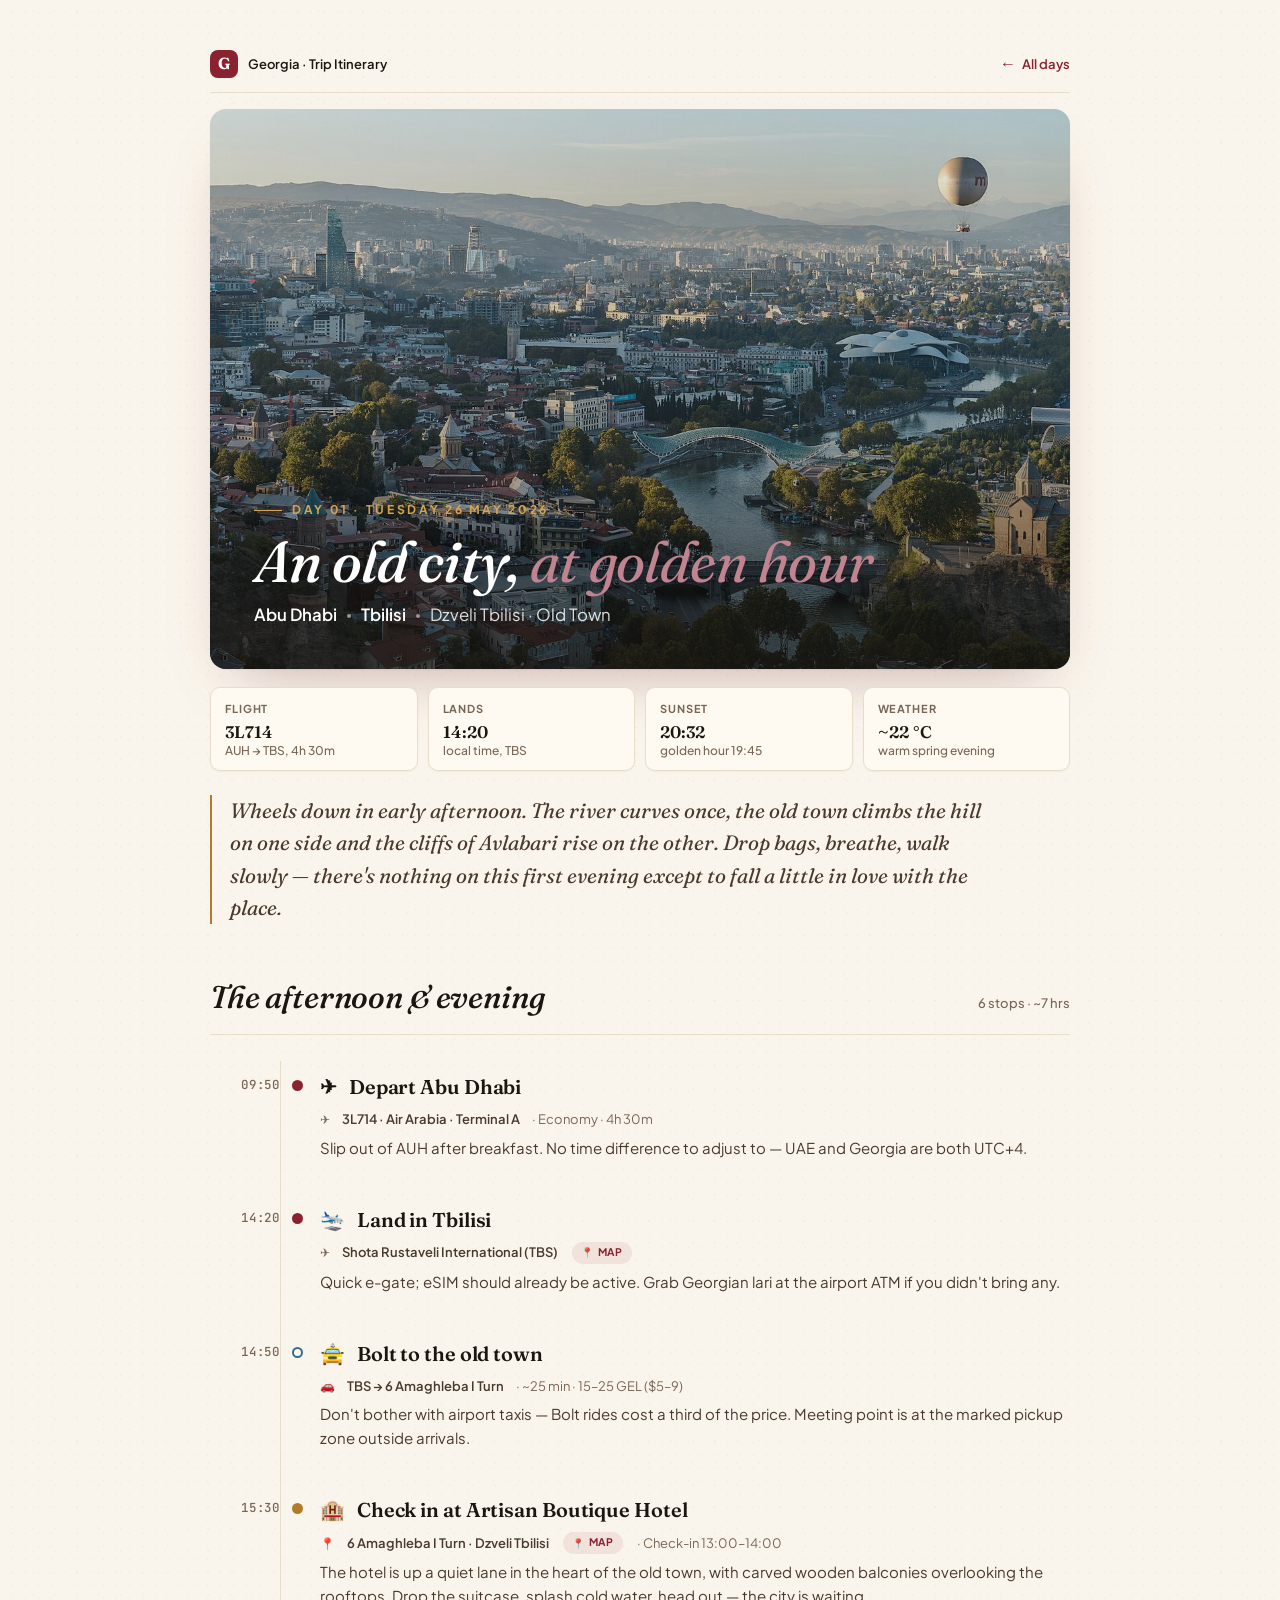
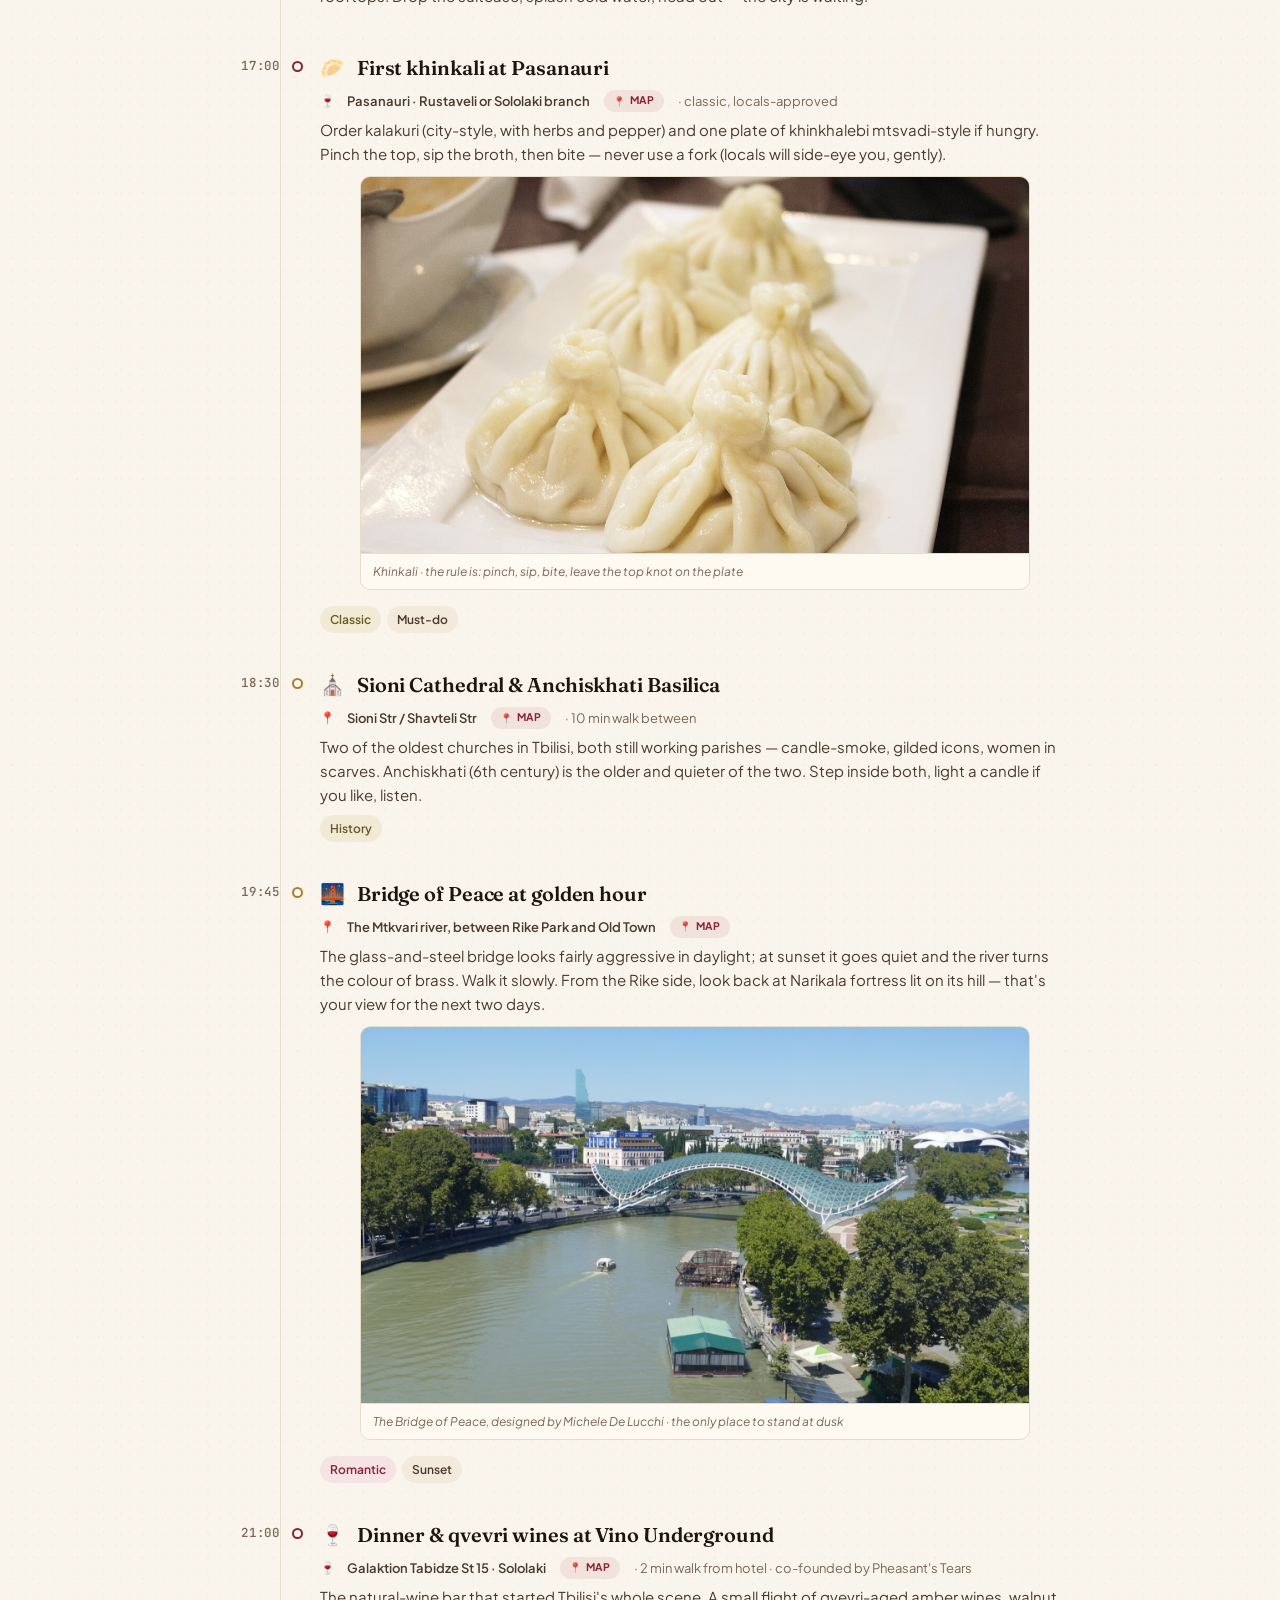
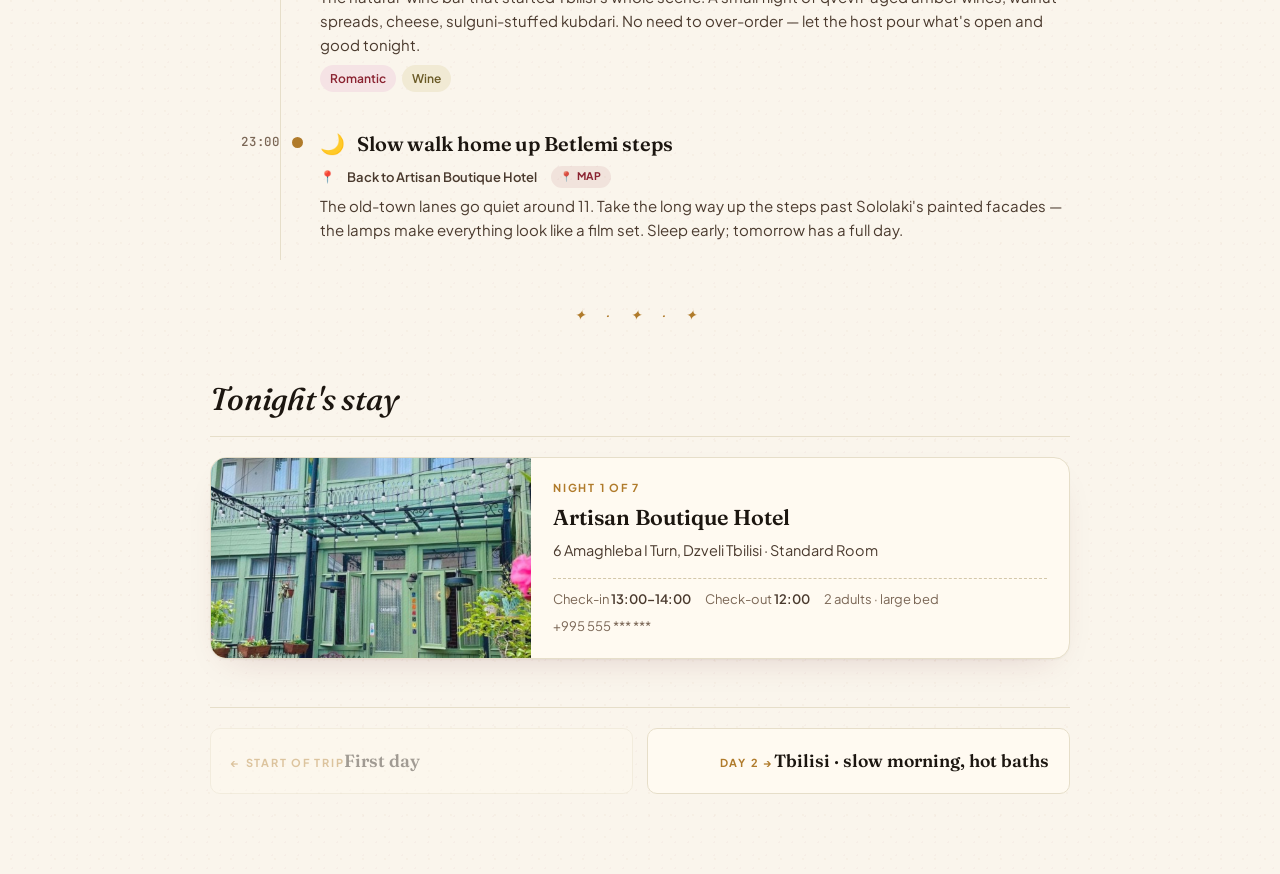
<file: day-1.html>
<!doctype html>
<html lang="en">
<head>
<meta charset="utf-8" />
<meta name="viewport" content="width=device-width, initial-scale=1, viewport-fit=cover" />
<title>Day 1 · Arrival in Tbilisi · 26 May 2026</title>
<link rel="preconnect" href="https://fonts.googleapis.com" />
<link rel="preconnect" href="https://fonts.gstatic.com" crossorigin />
<link href="https://fonts.googleapis.com/css2?family=Fraunces:ital,opsz,wght@0,9..144,400..700;1,9..144,400..700&family=Plus+Jakarta+Sans:wght@400;500;600;700&family=JetBrains+Mono:wght@400;500&display=swap" rel="stylesheet" />
<link rel="stylesheet" href="style.css" />
</head>
<body>
<main class="page">

  <header class="topbar">
    <a class="brand" href="index.html">
      <span class="badge">G</span>
      Georgia · Trip Itinerary
    </a>
    <a class="back" href="index.html">All days</a>
  </header>

  <section class="day-hero">
    <img class="bg" src="images/tbilisi.jpg" alt="Tbilisi old town at golden hour from Tabori hill" />
    <div class="meta">
      <div class="day-tag">Day 01 · Tuesday 26 May 2026</div>
      <h1>An old city, <em>at golden hour</em></h1>
      <div class="where">
        <b>Abu Dhabi</b><span class="dot"></span><b>Tbilisi</b><span class="dot"></span>Dzveli Tbilisi · Old Town
      </div>
    </div>
  </section>

  <div class="facts">
    <div class="fact"><div class="k">Flight</div><div class="v">3L714<small>AUH → TBS, 4h 30m</small></div></div>
    <div class="fact"><div class="k">Lands</div><div class="v">14:20<small>local time, TBS</small></div></div>
    <div class="fact"><div class="k">Sunset</div><div class="v">20:32<small>golden hour 19:45</small></div></div>
    <div class="fact"><div class="k">Weather</div><div class="v">~22 °C<small>warm spring evening</small></div></div>
  </div>

  <p class="lede-prose">
    Wheels down in early afternoon. The river curves once, the old town climbs the hill on one side
    and the cliffs of Avlabari rise on the other. Drop bags, breathe, walk slowly — there's nothing
    on this first evening except to fall a little in love with the place.
  </p>

  <div class="section">
    <div class="section-head">
      <h2>The afternoon &amp; evening</h2>
      <span class="count">6 stops · ~7 hrs</span>
    </div>

    <div class="timeline">

      <div class="event flight">
        <div class="time">09:50</div>
        <div class="content">
          <h3><span class="ic">✈</span> Depart Abu Dhabi</h3>
          <div class="where-line"><b>3L714 · Air Arabia · Terminal A</b><span>· Economy · 4h 30m</span></div>
          <p>Slip out of AUH after breakfast. No time difference to adjust to — UAE and Georgia are both UTC+4.</p>
        </div>
      </div>

      <div class="event flight">
        <div class="time">14:20</div>
        <div class="content">
          <h3><span class="ic">🛬</span> Land in Tbilisi</h3>
          <div class="where-line"><b>Shota Rustaveli International (TBS)</b> <a class="map" href="https://www.google.com/maps/search/?api=1&query=Tbilisi%20International%20Airport%20TBS" target="_blank" rel="noopener" aria-label="Open in Google Maps">Map</a></div>
          <p>Quick e-gate; eSIM should already be active. Grab Georgian lari at the airport ATM if you didn't bring any.</p>
        </div>
      </div>

      <div class="event travel">
        <div class="time">14:50</div>
        <div class="content">
          <h3><span class="ic">🚖</span> Bolt to the old town</h3>
          <div class="where-line"><b>TBS → 6 Amaghleba I Turn</b><span>· ~25 min · 15–25 GEL ($5–9)</span></div>
          <p>Don't bother with airport taxis — Bolt rides cost a third of the price. Meeting point is at the marked pickup zone outside arrivals.</p>
        </div>
      </div>

      <div class="event stay">
        <div class="time">15:30</div>
        <div class="content">
          <h3><span class="ic">🏨</span> Check in at Artisan Boutique Hotel</h3>
          <div class="where-line"><b>6 Amaghleba I Turn · Dzveli Tbilisi</b> <a class="map" href="https://www.google.com/maps/search/?api=1&query=Artisan%20Boutique%20Hotel%20Amaghleba%20Tbilisi" target="_blank" rel="noopener" aria-label="Open in Google Maps">Map</a><span>· Check-in 13:00–14:00</span></div>
          <p>The hotel is up a quiet lane in the heart of the old town, with carved wooden balconies overlooking the rooftops. Drop the suitcase, splash cold water, head out — the city is waiting.</p>
        </div>
      </div>

      <div class="event meal">
        <div class="time">17:00</div>
        <div class="content">
          <h3><span class="ic">🥟</span> First khinkali at Pasanauri</h3>
          <div class="where-line"><b>Pasanauri · Rustaveli or Sololaki branch</b> <a class="map" href="https://www.google.com/maps/search/?api=1&query=Pasanauri%20restaurant%20Tbilisi" target="_blank" rel="noopener" aria-label="Open in Google Maps">Map</a><span>· classic, locals-approved</span></div>
          <p>Order kalakuri (city-style, with herbs and pepper) and one plate of khinkhalebi mtsvadi-style if hungry. Pinch the top, sip the broth, then bite — never use a fork (locals will side-eye you, gently).</p>
          <figure class="img">
            <img src="images/khinkali.jpg" loading="lazy" alt="Plate of Georgian khinkali" />
            <figcaption>Khinkali · the rule is: pinch, sip, bite, leave the top knot on the plate</figcaption>
          </figure>
          <div class="tag-row"><span class="tag classic">Classic</span><span class="tag">Must-do</span></div>
        </div>
      </div>

      <div class="event sight">
        <div class="time">18:30</div>
        <div class="content">
          <h3><span class="ic">⛪</span> Sioni Cathedral &amp; Anchiskhati Basilica</h3>
          <div class="where-line"><b>Sioni Str / Shavteli Str</b> <a class="map" href="https://www.google.com/maps/search/?api=1&query=Sioni%20Cathedral%20Tbilisi" target="_blank" rel="noopener" aria-label="Open in Google Maps">Map</a><span>· 10 min walk between</span></div>
          <p>Two of the oldest churches in Tbilisi, both still working parishes — candle-smoke, gilded icons, women in scarves. Anchiskhati (6th century) is the older and quieter of the two. Step inside both, light a candle if you like, listen.</p>
          <div class="tag-row"><span class="tag classic">History</span></div>
        </div>
      </div>

      <div class="event sight">
        <div class="time">19:45</div>
        <div class="content">
          <h3><span class="ic">🌉</span> Bridge of Peace at golden hour</h3>
          <div class="where-line"><b>The Mtkvari river, between Rike Park and Old Town</b> <a class="map" href="https://www.google.com/maps/search/?api=1&query=Bridge%20of%20Peace%20Tbilisi" target="_blank" rel="noopener" aria-label="Open in Google Maps">Map</a></div>
          <p>The glass-and-steel bridge looks fairly aggressive in daylight; at sunset it goes quiet and the river turns the colour of brass. Walk it slowly. From the Rike side, look back at Narikala fortress lit on its hill — that's your view for the next two days.</p>
          <figure class="img">
            <img src="images/peace-bridge.jpg" loading="lazy" alt="Bridge of Peace over the Kura river" />
            <figcaption>The Bridge of Peace, designed by Michele De Lucchi · the only place to stand at dusk</figcaption>
          </figure>
          <div class="tag-row"><span class="tag romantic">Romantic</span><span class="tag">Sunset</span></div>
        </div>
      </div>

      <div class="event meal">
        <div class="time">21:00</div>
        <div class="content">
          <h3><span class="ic">🍷</span> Dinner &amp; qvevri wines at Vino Underground</h3>
          <div class="where-line"><b>Galaktion Tabidze St 15 · Sololaki</b> <a class="map" href="https://www.google.com/maps/search/?api=1&query=Vino%20Underground%20Tbilisi%20Galaktion%20Tabidze" target="_blank" rel="noopener" aria-label="Open in Google Maps">Map</a><span>· 2 min walk from hotel · co-founded by Pheasant's Tears</span></div>
          <p>The natural-wine bar that started Tbilisi's whole scene. A small flight of qvevri-aged amber wines, walnut spreads, cheese, sulguni-stuffed kubdari. No need to over-order — let the host pour what's open and good tonight.</p>
          <div class="tag-row"><span class="tag romantic">Romantic</span><span class="tag classic">Wine</span></div>
        </div>
      </div>

      <div class="event stay">
        <div class="time">23:00</div>
        <div class="content">
          <h3><span class="ic">🌙</span> Slow walk home up Betlemi steps</h3>
          <div class="where-line"><b>Back to Artisan Boutique Hotel</b> <a class="map" href="https://www.google.com/maps/search/?api=1&query=Artisan%20Boutique%20Hotel%20Amaghleba%20Tbilisi" target="_blank" rel="noopener" aria-label="Open in Google Maps">Map</a></div>
          <p>The old-town lanes go quiet around 11. Take the long way up the steps past Sololaki's painted facades — the lamps make everything look like a film set. Sleep early; tomorrow has a full day.</p>
        </div>
      </div>

    </div>
  </div>

  <div class="orn">✦ · ✦ · ✦</div>

  <div class="section">
    <div class="section-head">
      <h2>Tonight's stay</h2>
    </div>
    <div class="stay-card">
      <img class="photo" src="images/hotel-artisan.jpg" alt="Artisan Boutique Hotel, Tbilisi" />
      <div class="info">
        <div class="label">Night 1 of 7</div>
        <div class="name">Artisan Boutique Hotel</div>
        <div class="addr">6 Amaghleba I Turn, Dzveli Tbilisi · Standard Room</div>
        <div class="meta">
          <span>Check-in <b>13:00–14:00</b></span>
          <span>Check-out <b>12:00</b></span>
          <span>2 adults · large bed</span>
          <span>+995 555 *** ***</span>
        </div>
      </div>
    </div>
  </div>

  <nav class="nav-bottom">
    <a class="prev disabled" aria-disabled="true"><span class="dir">Start of trip</span><span class="next-title">First day</span></a>
    <a class="next" href="day-2.html"><span class="dir">Day 2</span><span class="next-title">Tbilisi · slow morning, hot baths</span></a>
  </nav>

</main>
</body>
</html>
</file>
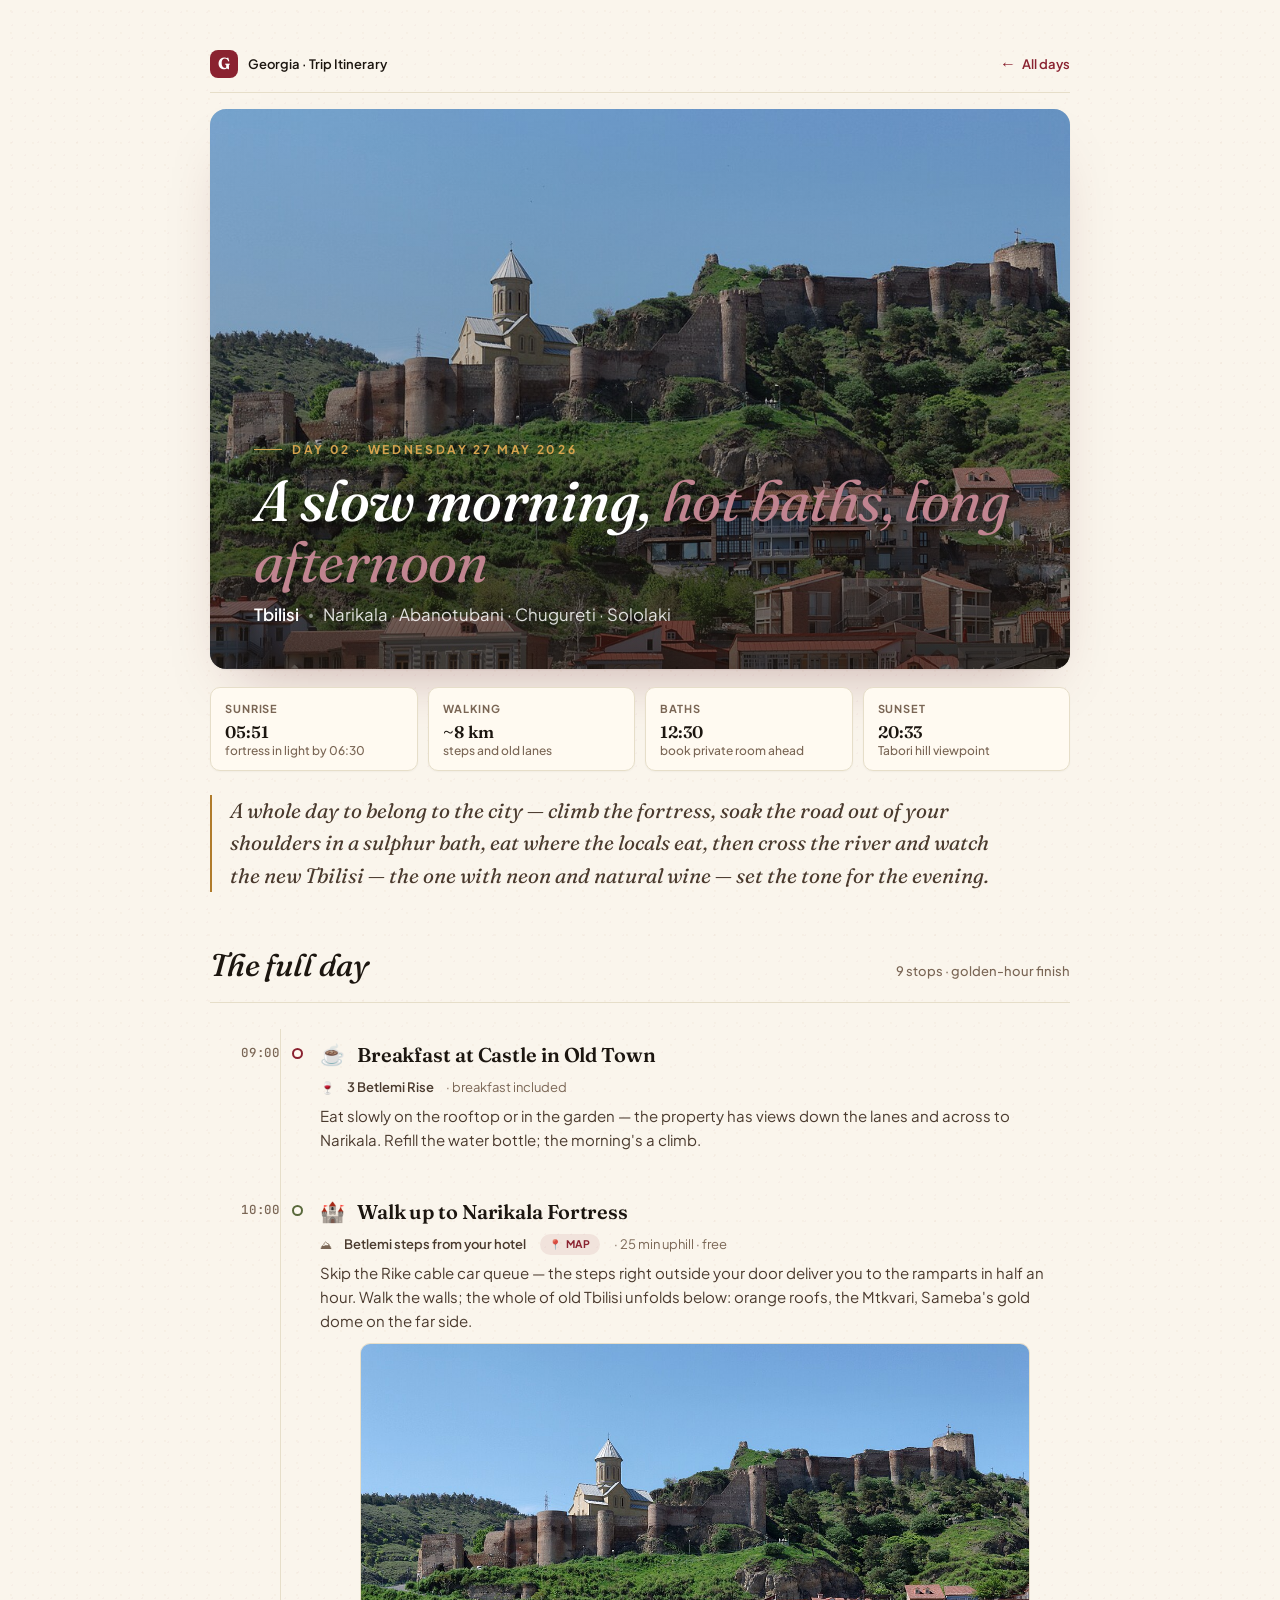
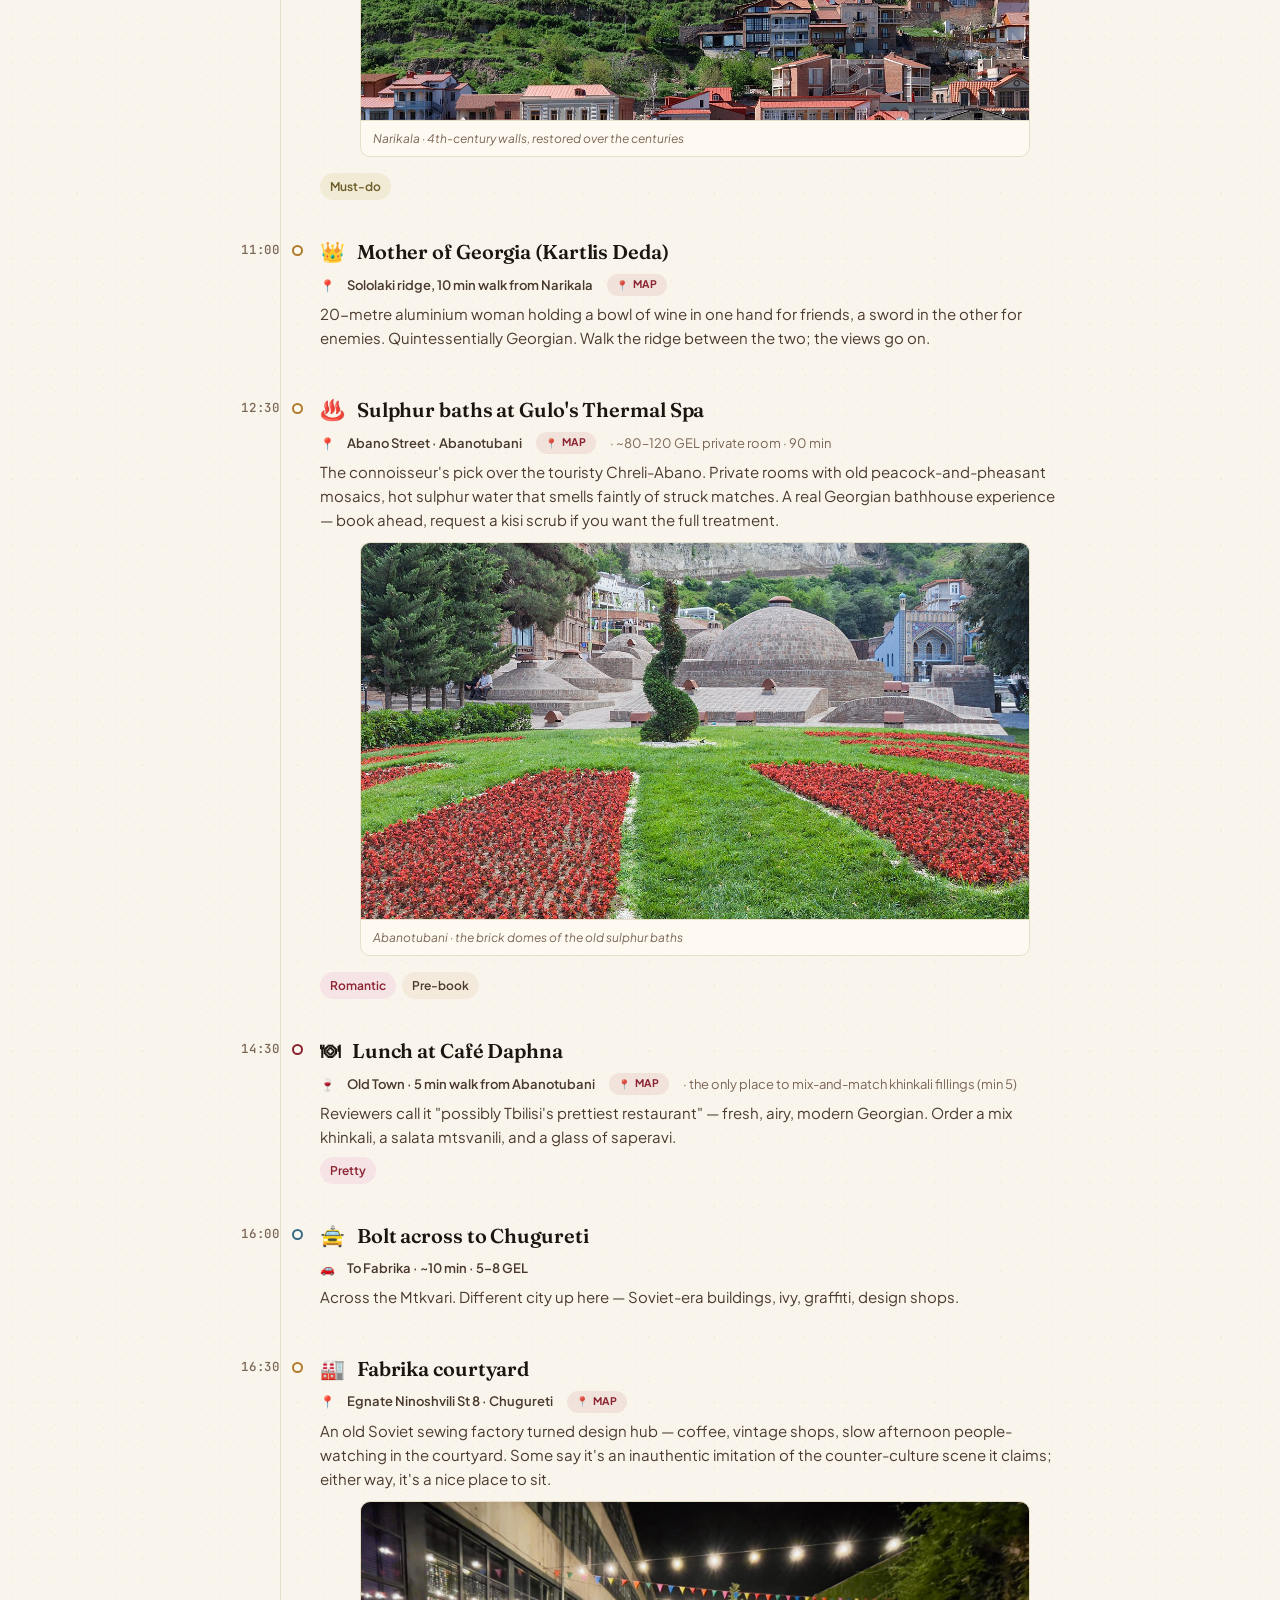
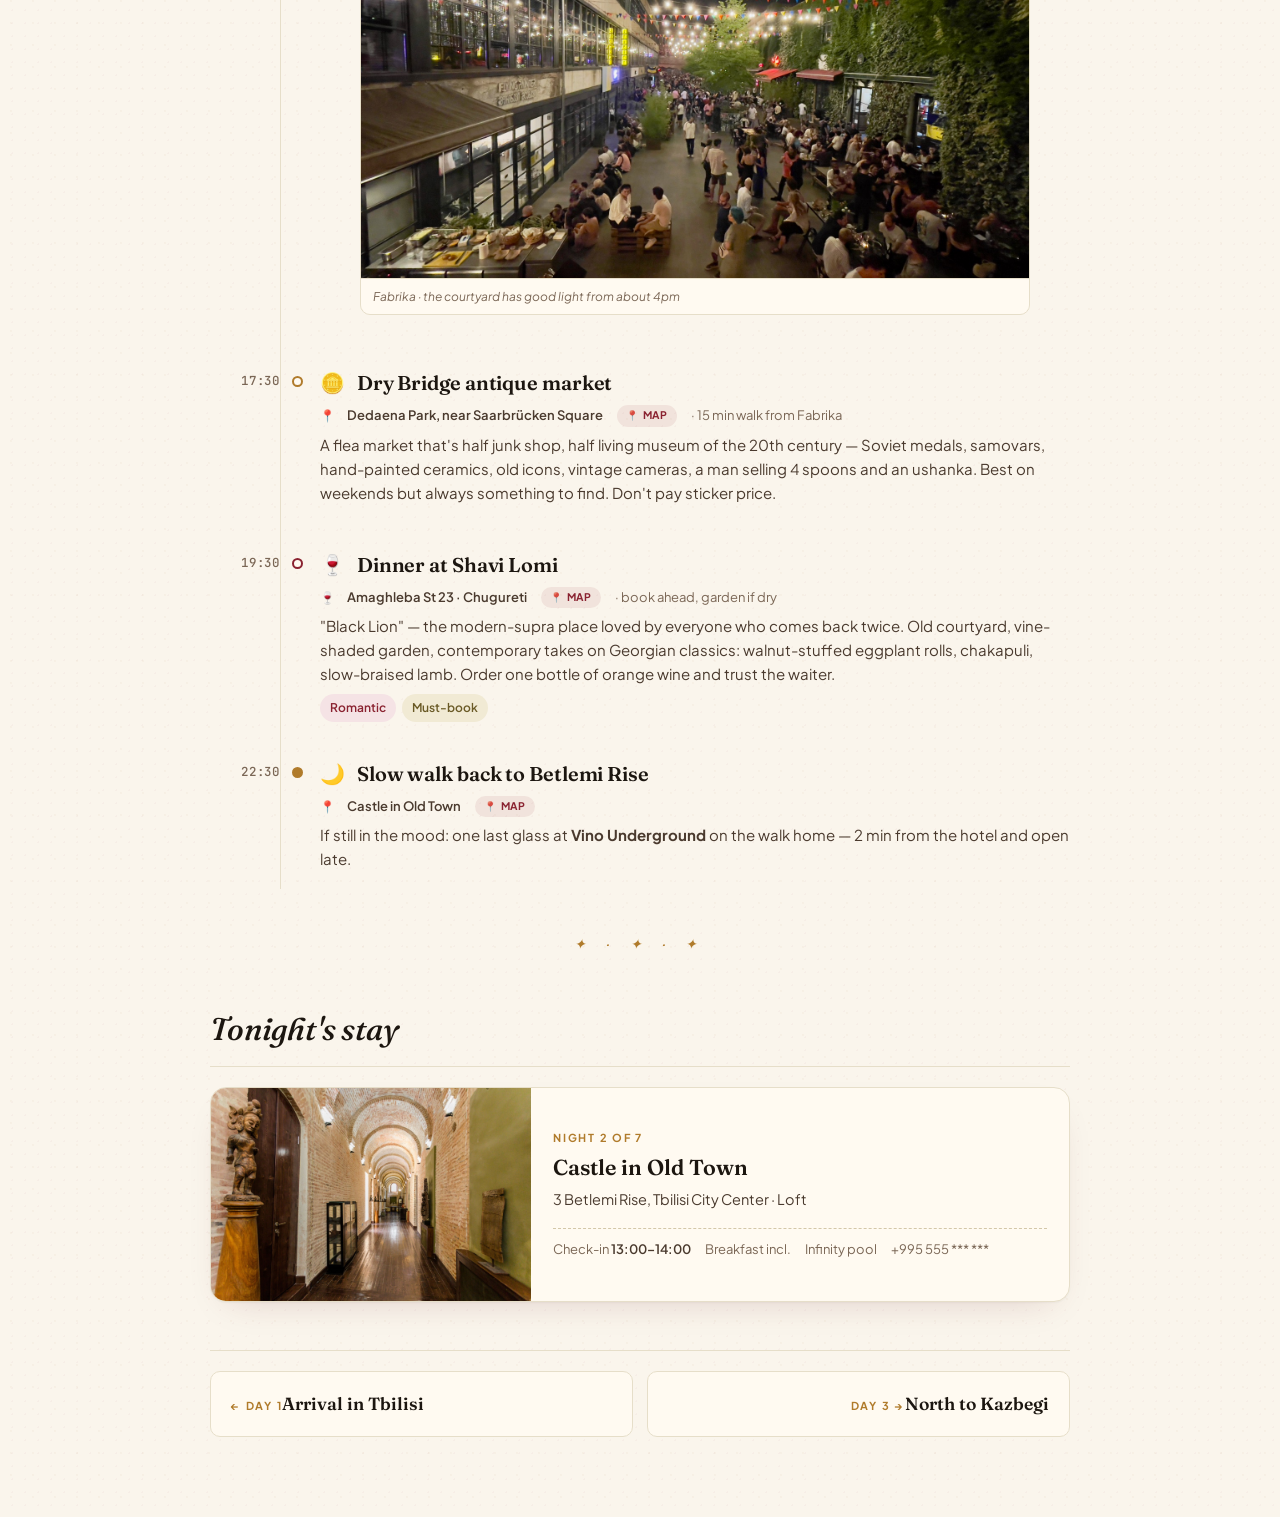
<file: day-2.html>
<!doctype html>
<html lang="en">
<head>
<meta charset="utf-8" />
<meta name="viewport" content="width=device-width, initial-scale=1, viewport-fit=cover" />
<title>Day 2 · Tbilisi · 27 May 2026</title>
<link rel="preconnect" href="https://fonts.googleapis.com" />
<link rel="preconnect" href="https://fonts.gstatic.com" crossorigin />
<link href="https://fonts.googleapis.com/css2?family=Fraunces:ital,opsz,wght@0,9..144,400..700;1,9..144,400..700&family=Plus+Jakarta+Sans:wght@400;500;600;700&family=JetBrains+Mono:wght@400;500&display=swap" rel="stylesheet" />
<link rel="stylesheet" href="style.css" />
</head>
<body>
<main class="page">

  <header class="topbar">
    <a class="brand" href="index.html"><span class="badge">G</span>Georgia · Trip Itinerary</a>
    <a class="back" href="index.html">All days</a>
  </header>

  <section class="day-hero">
    <img class="bg" src="images/narikala.jpg" alt="Narikala fortress overlooking Tbilisi" />
    <div class="meta">
      <div class="day-tag">Day 02 · Wednesday 27 May 2026</div>
      <h1>A slow morning, <em>hot baths, long afternoon</em></h1>
      <div class="where"><b>Tbilisi</b><span class="dot"></span>Narikala · Abanotubani · Chugureti · Sololaki</div>
    </div>
  </section>

  <div class="facts">
    <div class="fact"><div class="k">Sunrise</div><div class="v">05:51<small>fortress in light by 06:30</small></div></div>
    <div class="fact"><div class="k">Walking</div><div class="v">~8 km<small>steps and old lanes</small></div></div>
    <div class="fact"><div class="k">Baths</div><div class="v">12:30<small>book private room ahead</small></div></div>
    <div class="fact"><div class="k">Sunset</div><div class="v">20:33<small>Tabori hill viewpoint</small></div></div>
  </div>

  <p class="lede-prose">
    A whole day to belong to the city — climb the fortress, soak the road out of your shoulders in
    a sulphur bath, eat where the locals eat, then cross the river and watch the new Tbilisi —
    the one with neon and natural wine — set the tone for the evening.
  </p>

  <div class="section">
    <div class="section-head"><h2>The full day</h2><span class="count">9 stops · golden-hour finish</span></div>

    <div class="timeline">

      <div class="event meal">
        <div class="time">09:00</div>
        <div class="content">
          <h3><span class="ic">☕</span> Breakfast at Castle in Old Town</h3>
          <div class="where-line"><b>3 Betlemi Rise</b><span>· breakfast included</span></div>
          <p>Eat slowly on the rooftop or in the garden — the property has views down the lanes and across to Narikala. Refill the water bottle; the morning's a climb.</p>
        </div>
      </div>

      <div class="event hike">
        <div class="time">10:00</div>
        <div class="content">
          <h3><span class="ic">🏰</span> Walk up to Narikala Fortress</h3>
          <div class="where-line"><b>Betlemi steps from your hotel</b> <a class="map" href="https://www.google.com/maps/search/?api=1&query=Narikala%20Fortress%20Tbilisi" target="_blank" rel="noopener" aria-label="Open in Google Maps">Map</a><span>· 25 min uphill · free</span></div>
          <p>Skip the Rike cable car queue — the steps right outside your door deliver you to the ramparts in half an hour. Walk the walls; the whole of old Tbilisi unfolds below: orange roofs, the Mtkvari, Sameba's gold dome on the far side.</p>
          <figure class="img"><img src="images/narikala.jpg" loading="lazy" alt="Narikala Fortress on the hill above Tbilisi" /><figcaption>Narikala · 4th-century walls, restored over the centuries</figcaption></figure>
          <div class="tag-row"><span class="tag classic">Must-do</span></div>
        </div>
      </div>

      <div class="event sight">
        <div class="time">11:00</div>
        <div class="content">
          <h3><span class="ic">👑</span> Mother of Georgia (Kartlis Deda)</h3>
          <div class="where-line"><b>Sololaki ridge, 10 min walk from Narikala</b> <a class="map" href="https://www.google.com/maps/search/?api=1&query=Kartlis%20Deda%20Mother%20of%20Georgia%20Tbilisi" target="_blank" rel="noopener" aria-label="Open in Google Maps">Map</a></div>
          <p>20-metre aluminium woman holding a bowl of wine in one hand for friends, a sword in the other for enemies. Quintessentially Georgian. Walk the ridge between the two; the views go on.</p>
        </div>
      </div>

      <div class="event sight">
        <div class="time">12:30</div>
        <div class="content">
          <h3><span class="ic">♨️</span> Sulphur baths at Gulo's Thermal Spa</h3>
          <div class="where-line"><b>Abano Street · Abanotubani</b> <a class="map" href="https://www.google.com/maps/search/?api=1&query=Gulo%27s%20Thermal%20Spa%20Abanotubani%20Tbilisi" target="_blank" rel="noopener" aria-label="Open in Google Maps">Map</a><span>· ~80–120 GEL private room · 90 min</span></div>
          <p>The connoisseur's pick over the touristy Chreli-Abano. Private rooms with old peacock-and-pheasant mosaics, hot sulphur water that smells faintly of struck matches. A real Georgian bathhouse experience — book ahead, request a kisi scrub if you want the full treatment.</p>
          <figure class="img"><img src="images/baths.jpg" loading="lazy" alt="Abanotubani sulphur bath domes" /><figcaption>Abanotubani · the brick domes of the old sulphur baths</figcaption></figure>
          <div class="tag-row"><span class="tag romantic">Romantic</span><span class="tag">Pre-book</span></div>
        </div>
      </div>

      <div class="event meal">
        <div class="time">14:30</div>
        <div class="content">
          <h3><span class="ic">🍽</span> Lunch at Café Daphna</h3>
          <div class="where-line"><b>Old Town · 5 min walk from Abanotubani</b> <a class="map" href="https://www.google.com/maps/search/?api=1&query=Cafe%20Daphna%20Tbilisi" target="_blank" rel="noopener" aria-label="Open in Google Maps">Map</a><span>· the only place to mix-and-match khinkali fillings (min 5)</span></div>
          <p>Reviewers call it "possibly Tbilisi's prettiest restaurant" — fresh, airy, modern Georgian. Order a mix khinkali, a salata mtsvanili, and a glass of saperavi.</p>
          <div class="tag-row"><span class="tag romantic">Pretty</span></div>
        </div>
      </div>

      <div class="event travel">
        <div class="time">16:00</div>
        <div class="content">
          <h3><span class="ic">🚖</span> Bolt across to Chugureti</h3>
          <div class="where-line"><b>To Fabrika · ~10 min · 5–8 GEL</b></div>
          <p>Across the Mtkvari. Different city up here — Soviet-era buildings, ivy, graffiti, design shops.</p>
        </div>
      </div>

      <div class="event sight">
        <div class="time">16:30</div>
        <div class="content">
          <h3><span class="ic">🏭</span> Fabrika courtyard</h3>
          <div class="where-line"><b>Egnate Ninoshvili St 8 · Chugureti</b> <a class="map" href="https://www.google.com/maps/search/?api=1&query=Fabrika%20Tbilisi%20Egnate%20Ninoshvili" target="_blank" rel="noopener" aria-label="Open in Google Maps">Map</a></div>
          <p>An old Soviet sewing factory turned design hub — coffee, vintage shops, slow afternoon people-watching in the courtyard. Some say it's an inauthentic imitation of the counter-culture scene it claims; either way, it's a nice place to sit.</p>
          <figure class="img"><img src="images/fabrika.jpg" loading="lazy" alt="Fabrika Tbilisi courtyard, urban culture hub" /><figcaption>Fabrika · the courtyard has good light from about 4pm</figcaption></figure>
        </div>
      </div>

      <div class="event sight">
        <div class="time">17:30</div>
        <div class="content">
          <h3><span class="ic">🪙</span> Dry Bridge antique market</h3>
          <div class="where-line"><b>Dedaena Park, near Saarbrücken Square</b> <a class="map" href="https://www.google.com/maps/search/?api=1&query=Dry%20Bridge%20Market%20Tbilisi%20Dedaena%20Park" target="_blank" rel="noopener" aria-label="Open in Google Maps">Map</a><span>· 15 min walk from Fabrika</span></div>
          <p>A flea market that's half junk shop, half living museum of the 20th century — Soviet medals, samovars, hand-painted ceramics, old icons, vintage cameras, a man selling 4 spoons and an ushanka. Best on weekends but always something to find. Don't pay sticker price.</p>
        </div>
      </div>

      <div class="event meal">
        <div class="time">19:30</div>
        <div class="content">
          <h3><span class="ic">🍷</span> Dinner at Shavi Lomi</h3>
          <div class="where-line"><b>Amaghleba St 23 · Chugureti</b> <a class="map" href="https://www.google.com/maps/search/?api=1&query=Shavi%20Lomi%20Tbilisi" target="_blank" rel="noopener" aria-label="Open in Google Maps">Map</a><span>· book ahead, garden if dry</span></div>
          <p>"Black Lion" — the modern-supra place loved by everyone who comes back twice. Old courtyard, vine-shaded garden, contemporary takes on Georgian classics: walnut-stuffed eggplant rolls, chakapuli, slow-braised lamb. Order one bottle of orange wine and trust the waiter.</p>
          <div class="tag-row"><span class="tag romantic">Romantic</span><span class="tag classic">Must-book</span></div>
        </div>
      </div>

      <div class="event stay">
        <div class="time">22:30</div>
        <div class="content">
          <h3><span class="ic">🌙</span> Slow walk back to Betlemi Rise</h3>
          <div class="where-line"><b>Castle in Old Town</b> <a class="map" href="https://www.google.com/maps/search/?api=1&query=Castle%20in%20Old%20Town%20Betlemi%20Rise%20Tbilisi" target="_blank" rel="noopener" aria-label="Open in Google Maps">Map</a></div>
          <p>If still in the mood: one last glass at <b>Vino Underground</b> on the walk home — 2 min from the hotel and open late.</p>
        </div>
      </div>

    </div>
  </div>

  <div class="orn">✦ · ✦ · ✦</div>

  <div class="section">
    <div class="section-head"><h2>Tonight's stay</h2></div>
    <div class="stay-card">
      <img class="photo" src="images/hotel-castle.jpg" alt="Castle in Old Town, Tbilisi" />
      <div class="info">
        <div class="label">Night 2 of 7</div>
        <div class="name">Castle in Old Town</div>
        <div class="addr">3 Betlemi Rise, Tbilisi City Center · Loft</div>
        <div class="meta">
          <span>Check-in <b>13:00–14:00</b></span>
          <span>Breakfast incl.</span>
          <span>Infinity pool</span>
          <span>+995 555 *** ***</span>
        </div>
      </div>
    </div>
  </div>

  <nav class="nav-bottom">
    <a class="prev" href="day-1.html"><span class="dir">Day 1</span><span class="next-title">Arrival in Tbilisi</span></a>
    <a class="next" href="day-3.html"><span class="dir">Day 3</span><span class="next-title">North to Kazbegi</span></a>
  </nav>

</main>
</body>
</html>
</file>
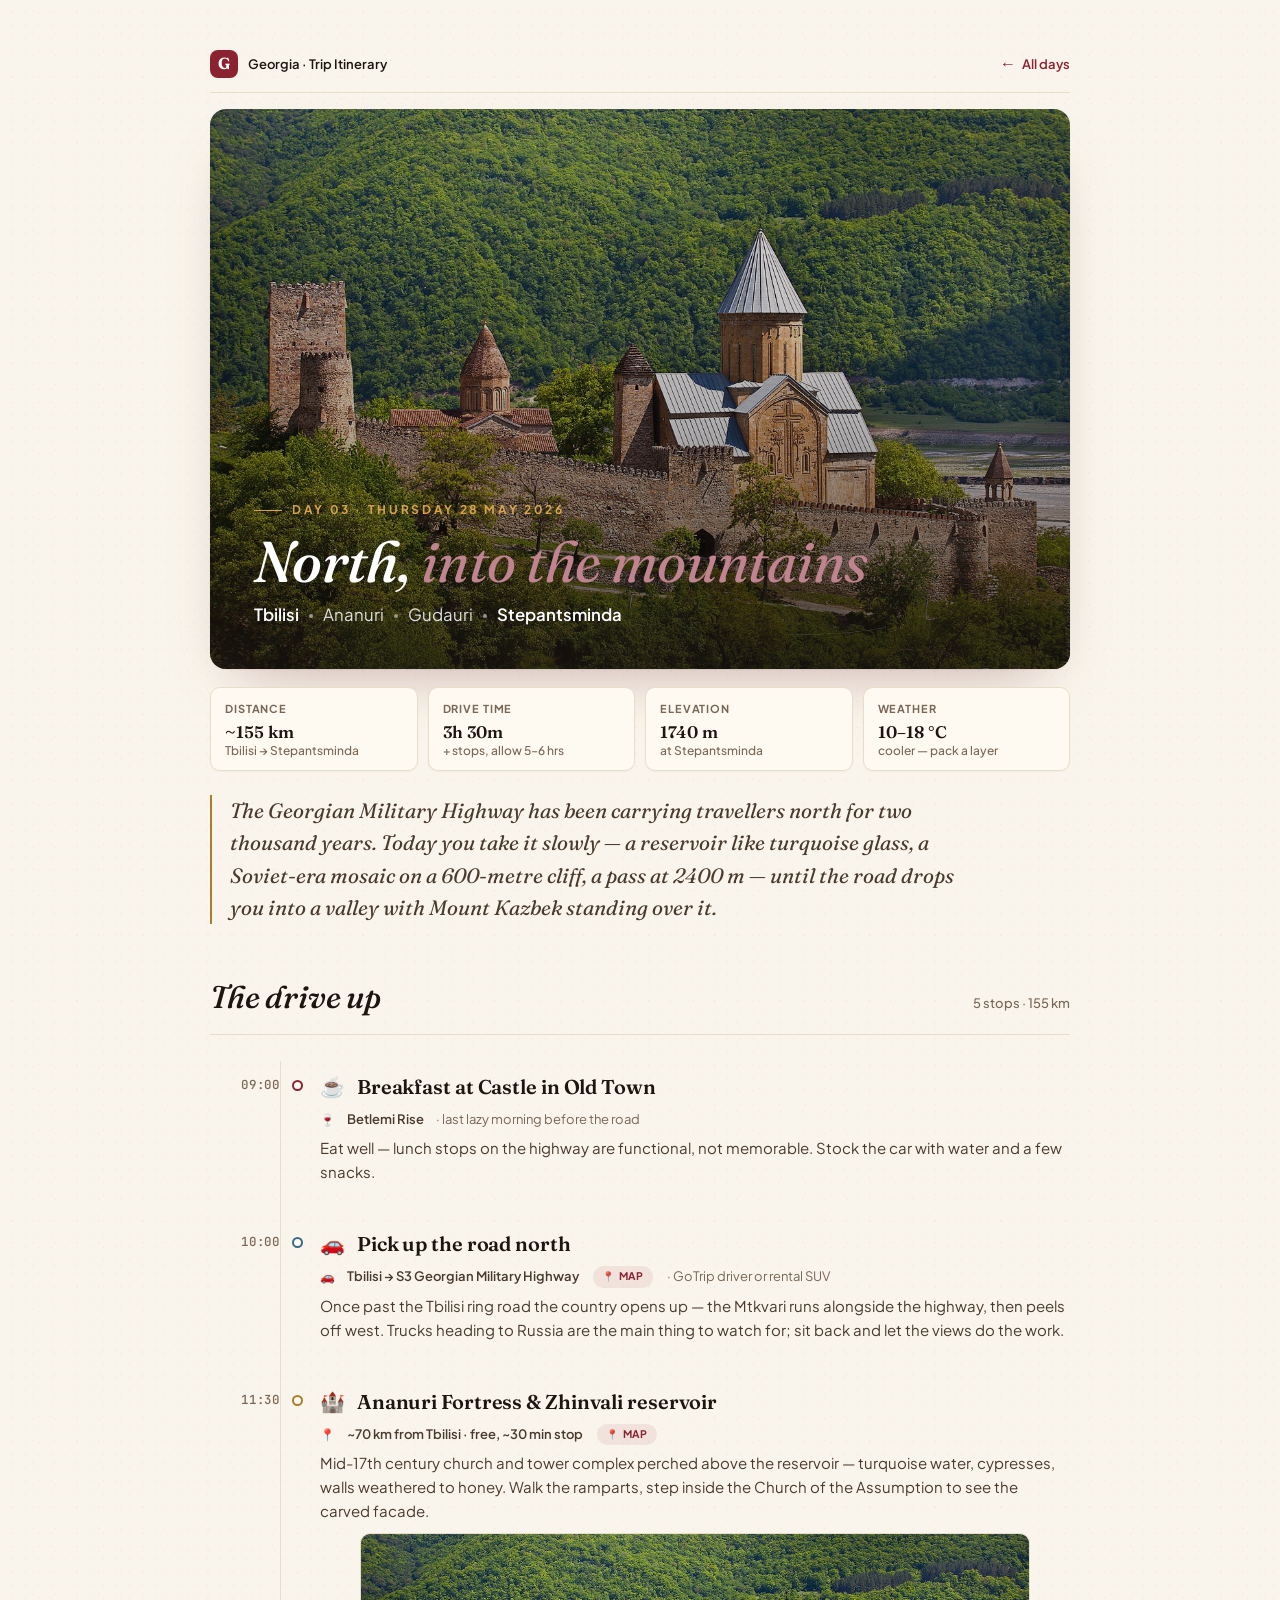
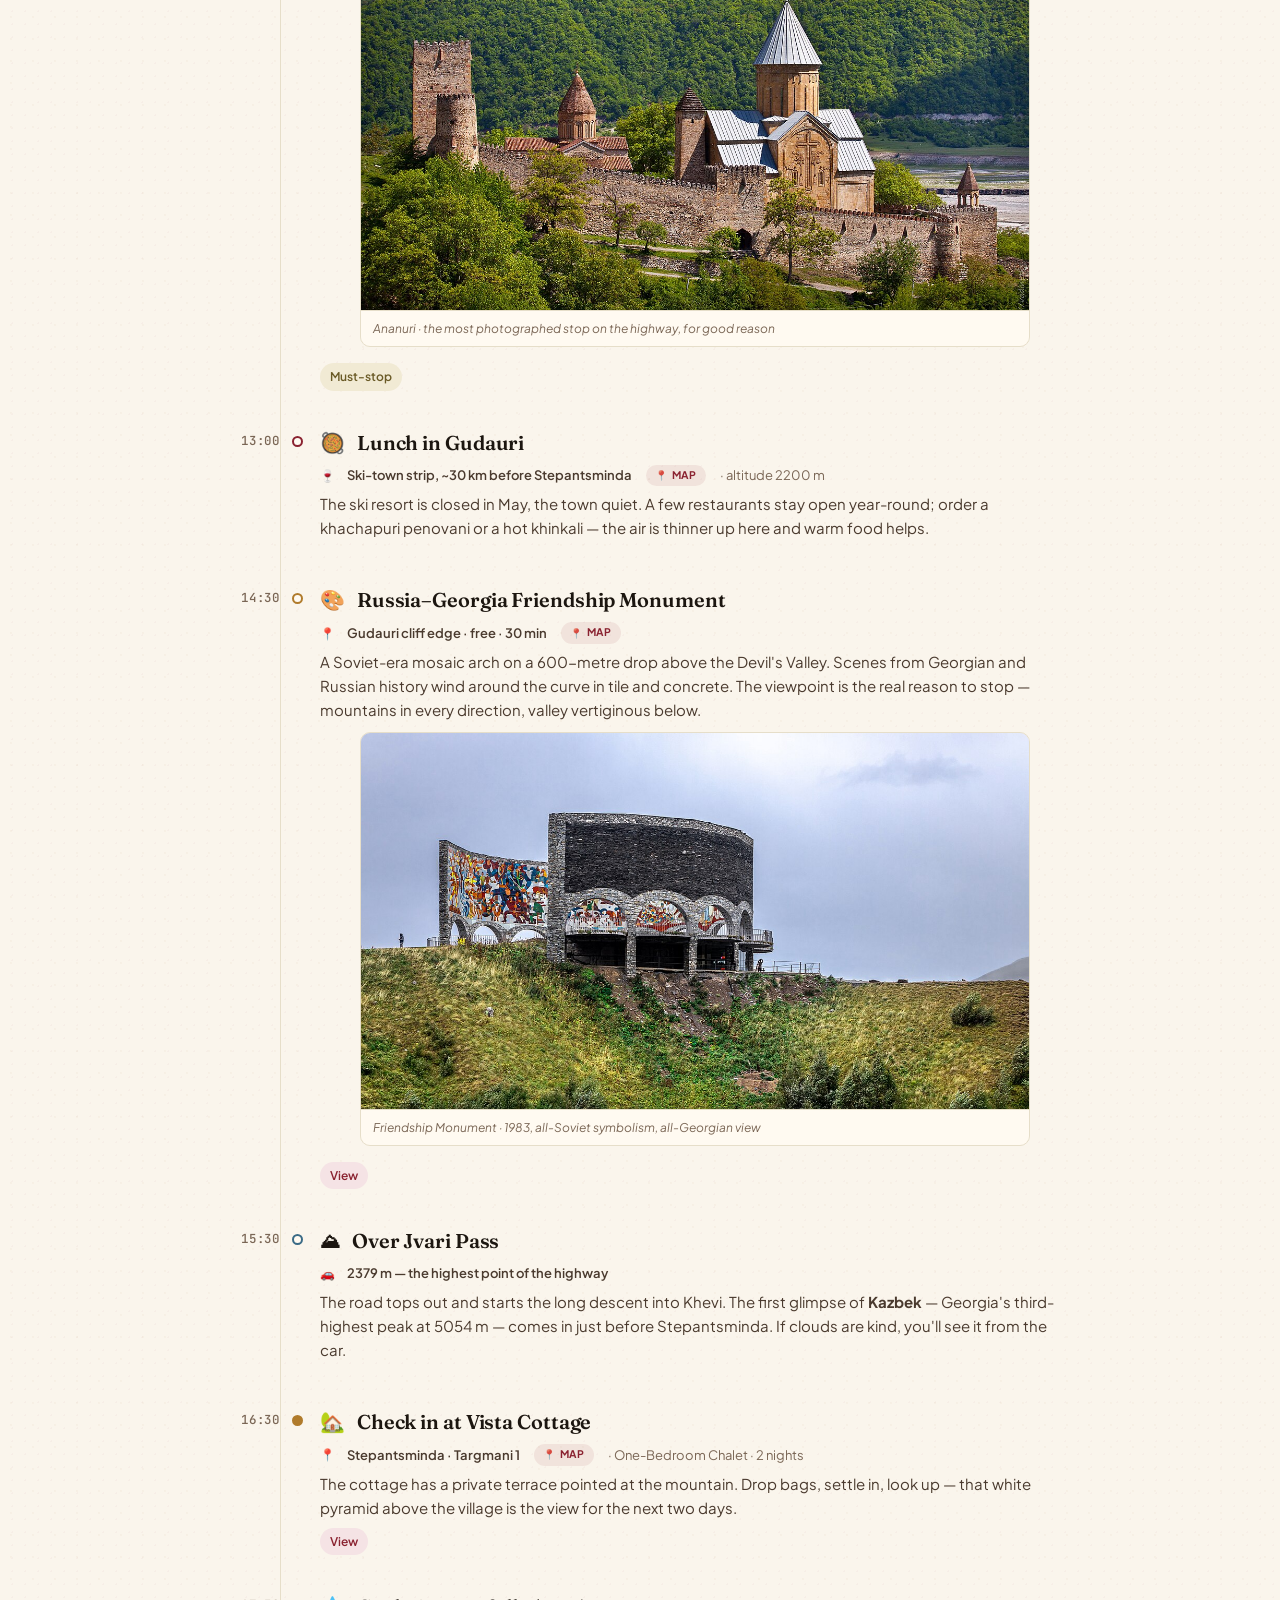
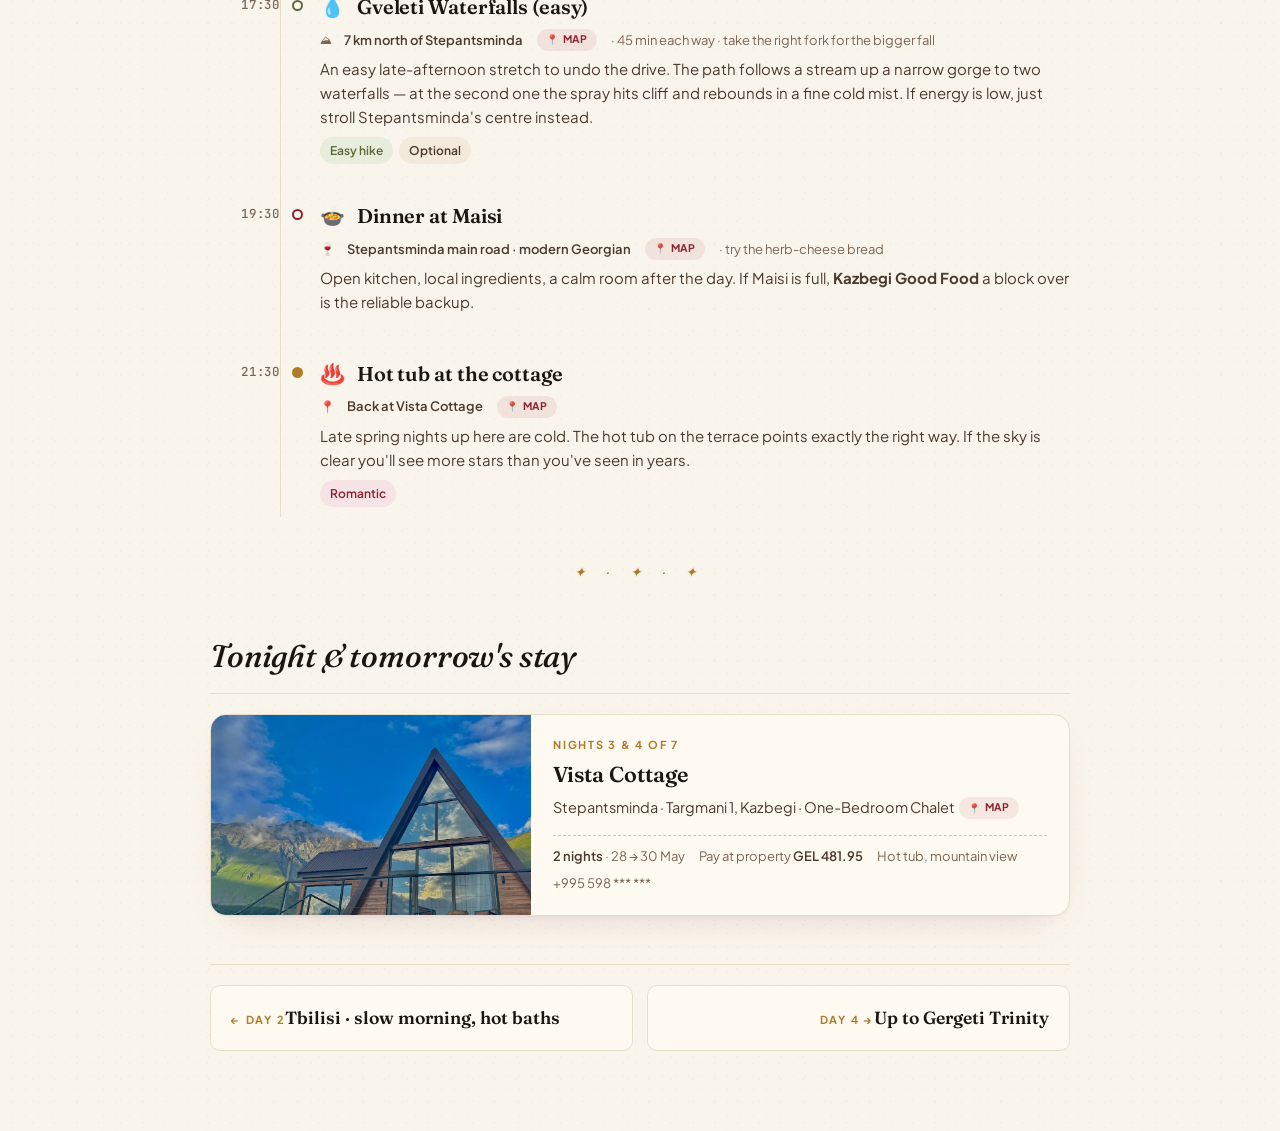
<file: day-3.html>
<!doctype html>
<html lang="en">
<head>
<meta charset="utf-8" />
<meta name="viewport" content="width=device-width, initial-scale=1, viewport-fit=cover" />
<title>Day 3 · Tbilisi → Kazbegi · 28 May 2026</title>
<link rel="preconnect" href="https://fonts.googleapis.com" />
<link rel="preconnect" href="https://fonts.gstatic.com" crossorigin />
<link href="https://fonts.googleapis.com/css2?family=Fraunces:ital,opsz,wght@0,9..144,400..700;1,9..144,400..700&family=Plus+Jakarta+Sans:wght@400;500;600;700&family=JetBrains+Mono:wght@400;500&display=swap" rel="stylesheet" />
<link rel="stylesheet" href="style.css" />
</head>
<body>
<main class="page">

  <header class="topbar">
    <a class="brand" href="index.html"><span class="badge">G</span>Georgia · Trip Itinerary</a>
    <a class="back" href="index.html">All days</a>
  </header>

  <section class="day-hero">
    <img class="bg" src="images/ananuri.jpg" alt="Ananuri fortress and Zhinvali reservoir" />
    <div class="meta">
      <div class="day-tag">Day 03 · Thursday 28 May 2026</div>
      <h1>North, <em>into the mountains</em></h1>
      <div class="where"><b>Tbilisi</b><span class="dot"></span>Ananuri<span class="dot"></span>Gudauri<span class="dot"></span><b>Stepantsminda</b></div>
    </div>
  </section>

  <div class="facts">
    <div class="fact"><div class="k">Distance</div><div class="v">~155 km<small>Tbilisi → Stepantsminda</small></div></div>
    <div class="fact"><div class="k">Drive time</div><div class="v">3h 30m<small>+ stops, allow 5–6 hrs</small></div></div>
    <div class="fact"><div class="k">Elevation</div><div class="v">1740 m<small>at Stepantsminda</small></div></div>
    <div class="fact"><div class="k">Weather</div><div class="v">10–18 °C<small>cooler — pack a layer</small></div></div>
  </div>

  <p class="lede-prose">
    The Georgian Military Highway has been carrying travellers north for two thousand years. Today
    you take it slowly — a reservoir like turquoise glass, a Soviet-era mosaic on a 600-metre cliff,
    a pass at 2400 m — until the road drops you into a valley with Mount Kazbek standing over it.
  </p>

  <div class="section">
    <div class="section-head"><h2>The drive up</h2><span class="count">5 stops · 155 km</span></div>

    <div class="timeline">

      <div class="event meal">
        <div class="time">09:00</div>
        <div class="content">
          <h3><span class="ic">☕</span> Breakfast at Castle in Old Town</h3>
          <div class="where-line"><b>Betlemi Rise</b><span>· last lazy morning before the road</span></div>
          <p>Eat well — lunch stops on the highway are functional, not memorable. Stock the car with water and a few snacks.</p>
        </div>
      </div>

      <div class="event travel">
        <div class="time">10:00</div>
        <div class="content">
          <h3><span class="ic">🚗</span> Pick up the road north</h3>
          <div class="where-line"><b>Tbilisi → S3 Georgian Military Highway</b> <a class="map" href="https://www.google.com/maps/search/?api=1&query=Georgian%20Military%20Highway" target="_blank" rel="noopener" aria-label="Open in Google Maps">Map</a><span>· GoTrip driver or rental SUV</span></div>
          <p>Once past the Tbilisi ring road the country opens up — the Mtkvari runs alongside the highway, then peels off west. Trucks heading to Russia are the main thing to watch for; sit back and let the views do the work.</p>
        </div>
      </div>

      <div class="event sight">
        <div class="time">11:30</div>
        <div class="content">
          <h3><span class="ic">🏰</span> Ananuri Fortress &amp; Zhinvali reservoir</h3>
          <div class="where-line"><b>~70 km from Tbilisi · free, ~30 min stop</b> <a class="map" href="https://www.google.com/maps/search/?api=1&query=Ananuri%20Fortress%20Georgia" target="_blank" rel="noopener" aria-label="Open in Google Maps">Map</a></div>
          <p>Mid-17th century church and tower complex perched above the reservoir — turquoise water, cypresses, walls weathered to honey. Walk the ramparts, step inside the Church of the Assumption to see the carved facade.</p>
          <figure class="img"><img src="images/ananuri.jpg" loading="lazy" alt="Ananuri fortress beside the Zhinvali reservoir" /><figcaption>Ananuri · the most photographed stop on the highway, for good reason</figcaption></figure>
          <div class="tag-row"><span class="tag classic">Must-stop</span></div>
        </div>
      </div>

      <div class="event meal">
        <div class="time">13:00</div>
        <div class="content">
          <h3><span class="ic">🥘</span> Lunch in Gudauri</h3>
          <div class="where-line"><b>Ski-town strip, ~30 km before Stepantsminda</b> <a class="map" href="https://www.google.com/maps/search/?api=1&query=Gudauri%20Georgia" target="_blank" rel="noopener" aria-label="Open in Google Maps">Map</a><span>· altitude 2200 m</span></div>
          <p>The ski resort is closed in May, the town quiet. A few restaurants stay open year-round; order a khachapuri penovani or a hot khinkali — the air is thinner up here and warm food helps.</p>
        </div>
      </div>

      <div class="event sight">
        <div class="time">14:30</div>
        <div class="content">
          <h3><span class="ic">🎨</span> Russia–Georgia Friendship Monument</h3>
          <div class="where-line"><b>Gudauri cliff edge · free · 30 min</b> <a class="map" href="https://www.google.com/maps/search/?api=1&query=Russia%20Georgia%20Friendship%20Monument%20Gudauri" target="_blank" rel="noopener" aria-label="Open in Google Maps">Map</a></div>
          <p>A Soviet-era mosaic arch on a 600-metre drop above the Devil's Valley. Scenes from Georgian and Russian history wind around the curve in tile and concrete. The viewpoint is the real reason to stop — mountains in every direction, valley vertiginous below.</p>
          <figure class="img"><img src="images/friendship.jpg" loading="lazy" alt="Russia-Georgia Friendship Monument mosaic above Devil's Valley" /><figcaption>Friendship Monument · 1983, all-Soviet symbolism, all-Georgian view</figcaption></figure>
          <div class="tag-row"><span class="tag romantic">View</span></div>
        </div>
      </div>

      <div class="event travel">
        <div class="time">15:30</div>
        <div class="content">
          <h3><span class="ic">⛰</span> Over Jvari Pass</h3>
          <div class="where-line"><b>2379 m — the highest point of the highway</b></div>
          <p>The road tops out and starts the long descent into Khevi. The first glimpse of <b>Kazbek</b> — Georgia's third-highest peak at 5054 m — comes in just before Stepantsminda. If clouds are kind, you'll see it from the car.</p>
        </div>
      </div>

      <div class="event stay">
        <div class="time">16:30</div>
        <div class="content">
          <h3><span class="ic">🏡</span> Check in at Vista Cottage</h3>
          <div class="where-line"><b>Stepantsminda · Targmani 1</b> <a class="map" href="https://www.google.com/maps/search/?api=1&query=Vista%20Cottage%20Stepantsminda%20Kazbegi" target="_blank" rel="noopener" aria-label="Open in Google Maps">Map</a><span>· One-Bedroom Chalet · 2 nights</span></div>
          <p>The cottage has a private terrace pointed at the mountain. Drop bags, settle in, look up — that white pyramid above the village is the view for the next two days.</p>
          <div class="tag-row"><span class="tag romantic">View</span></div>
        </div>
      </div>

      <div class="event hike">
        <div class="time">17:30</div>
        <div class="content">
          <h3><span class="ic">💧</span> Gveleti Waterfalls (easy)</h3>
          <div class="where-line"><b>7 km north of Stepantsminda</b> <a class="map" href="https://www.google.com/maps/search/?api=1&query=Gveleti%20Waterfalls%20Kazbegi" target="_blank" rel="noopener" aria-label="Open in Google Maps">Map</a><span>· 45 min each way · take the right fork for the bigger fall</span></div>
          <p>An easy late-afternoon stretch to undo the drive. The path follows a stream up a narrow gorge to two waterfalls — at the second one the spray hits cliff and rebounds in a fine cold mist. If energy is low, just stroll Stepantsminda's centre instead.</p>
          <div class="tag-row"><span class="tag nature">Easy hike</span><span class="tag">Optional</span></div>
        </div>
      </div>

      <div class="event meal">
        <div class="time">19:30</div>
        <div class="content">
          <h3><span class="ic">🍲</span> Dinner at Maisi</h3>
          <div class="where-line"><b>Stepantsminda main road · modern Georgian</b> <a class="map" href="https://www.google.com/maps/search/?api=1&query=Maisi%20restaurant%20Stepantsminda" target="_blank" rel="noopener" aria-label="Open in Google Maps">Map</a><span>· try the herb-cheese bread</span></div>
          <p>Open kitchen, local ingredients, a calm room after the day. If Maisi is full, <b>Kazbegi Good Food</b> a block over is the reliable backup.</p>
        </div>
      </div>

      <div class="event stay">
        <div class="time">21:30</div>
        <div class="content">
          <h3><span class="ic">♨️</span> Hot tub at the cottage</h3>
          <div class="where-line"><b>Back at Vista Cottage</b> <a class="map" href="https://www.google.com/maps/search/?api=1&query=Vista%20Cottage%20Stepantsminda%20Kazbegi" target="_blank" rel="noopener" aria-label="Open in Google Maps">Map</a></div>
          <p>Late spring nights up here are cold. The hot tub on the terrace points exactly the right way. If the sky is clear you'll see more stars than you've seen in years.</p>
          <div class="tag-row"><span class="tag romantic">Romantic</span></div>
        </div>
      </div>

    </div>
  </div>

  <div class="orn">✦ · ✦ · ✦</div>

  <div class="section">
    <div class="section-head"><h2>Tonight &amp; tomorrow's stay</h2></div>
    <div class="stay-card">
      <img class="photo" src="images/hotel-vista.jpg" alt="Vista Cottage, Stepantsminda" />
      <div class="info">
        <div class="label">Nights 3 &amp; 4 of 7</div>
        <div class="name">Vista Cottage</div>
        <div class="addr">Stepantsminda · Targmani 1, Kazbegi · One-Bedroom Chalet <a class="map" href="https://www.google.com/maps/search/?api=1&query=Vista%20Cottage%20Stepantsminda%20Kazbegi" target="_blank" rel="noopener" aria-label="Open in Google Maps">Map</a></div>
        <div class="meta">
          <span><b>2 nights</b> · 28 → 30 May</span>
          <span>Pay at property <b>GEL 481.95</b></span>
          <span>Hot tub, mountain view</span>
          <span>+995 598 *** ***</span>
        </div>
      </div>
    </div>
  </div>

  <nav class="nav-bottom">
    <a class="prev" href="day-2.html"><span class="dir">Day 2</span><span class="next-title">Tbilisi · slow morning, hot baths</span></a>
    <a class="next" href="day-4.html"><span class="dir">Day 4</span><span class="next-title">Up to Gergeti Trinity</span></a>
  </nav>

</main>
</body>
</html>
</file>
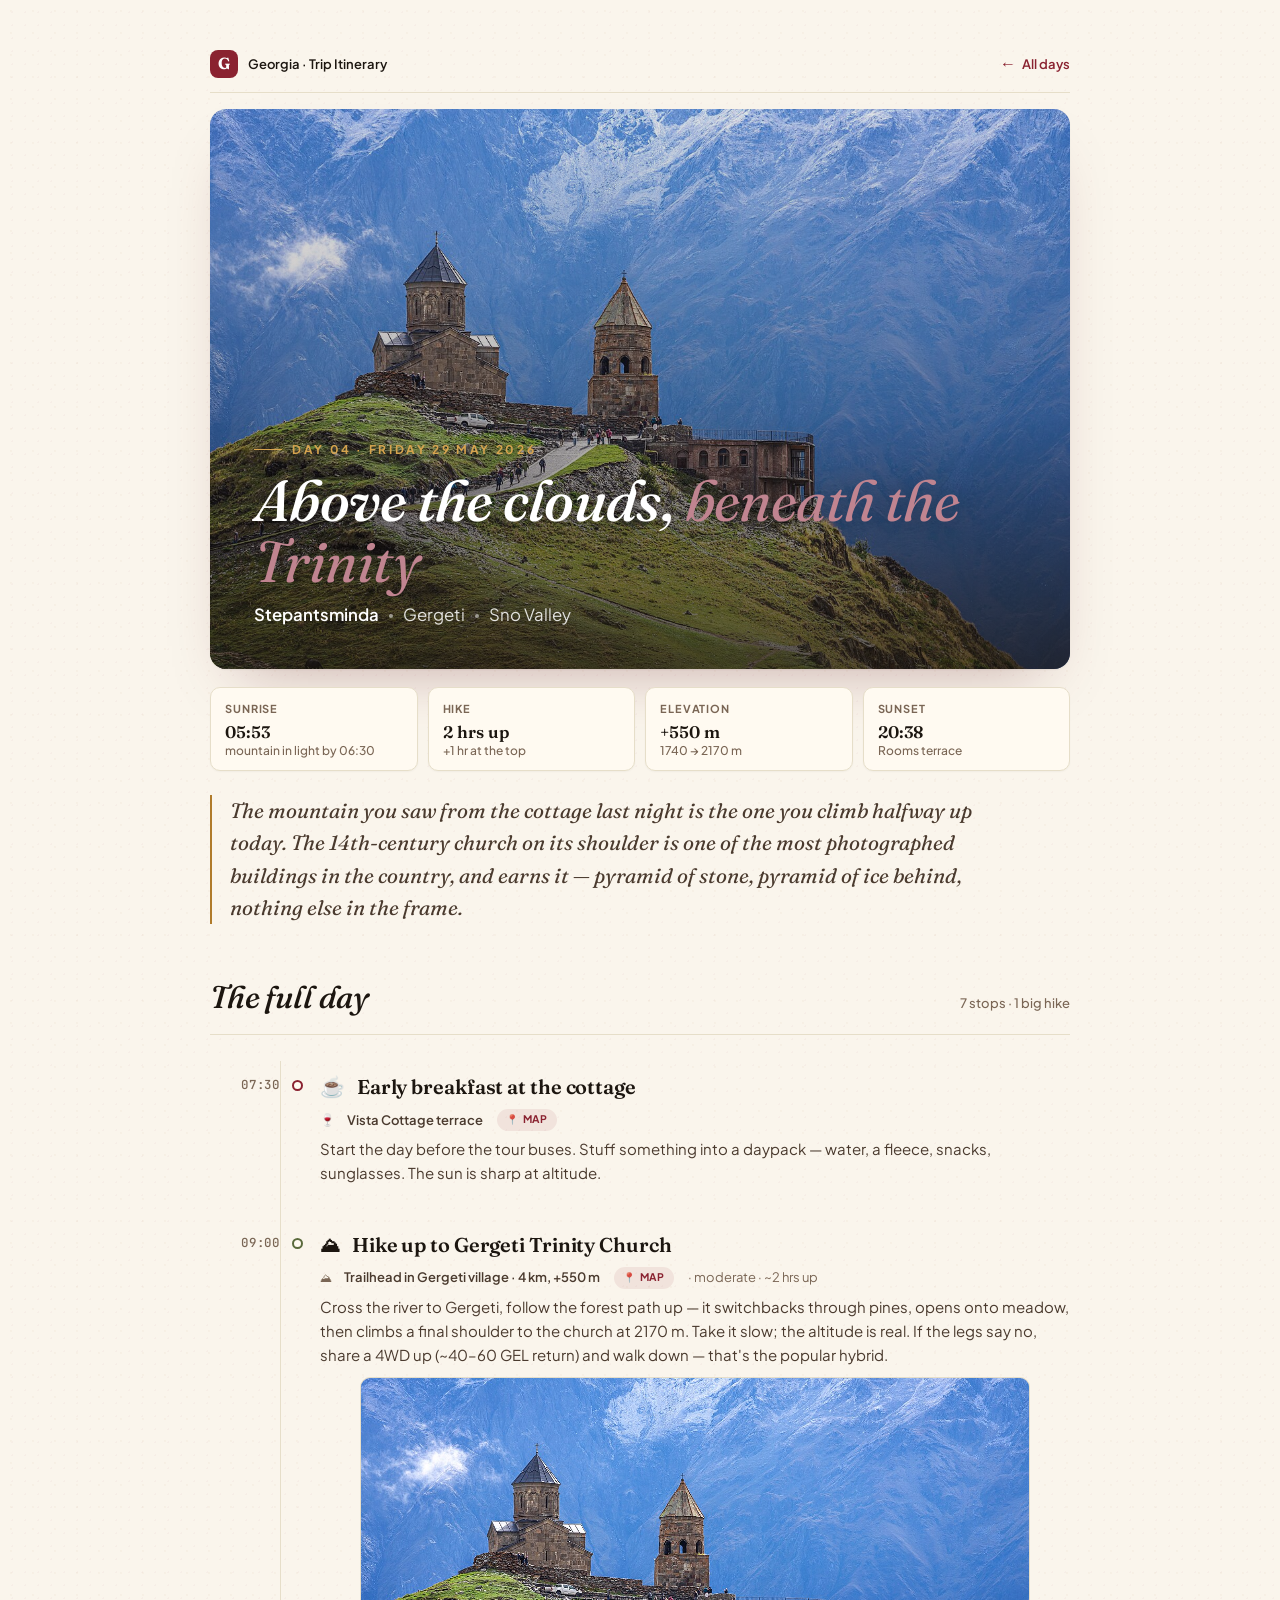
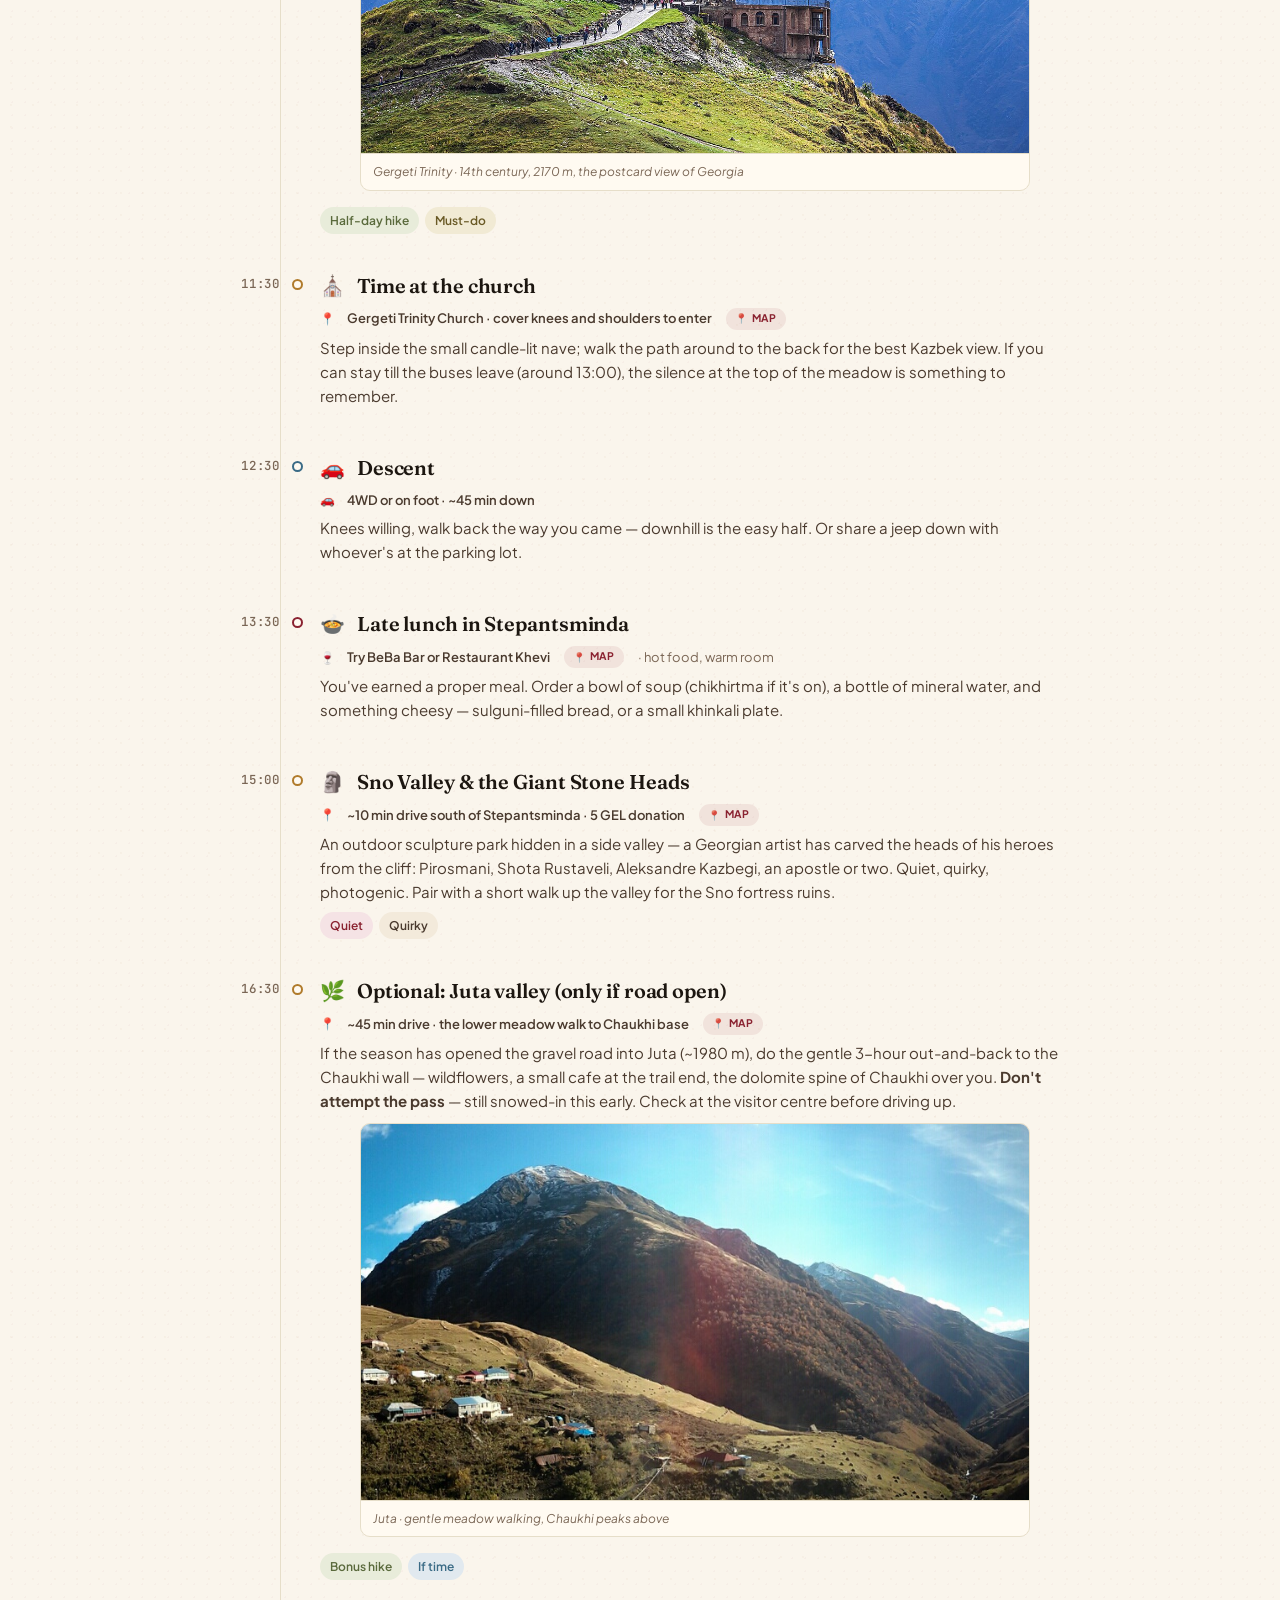
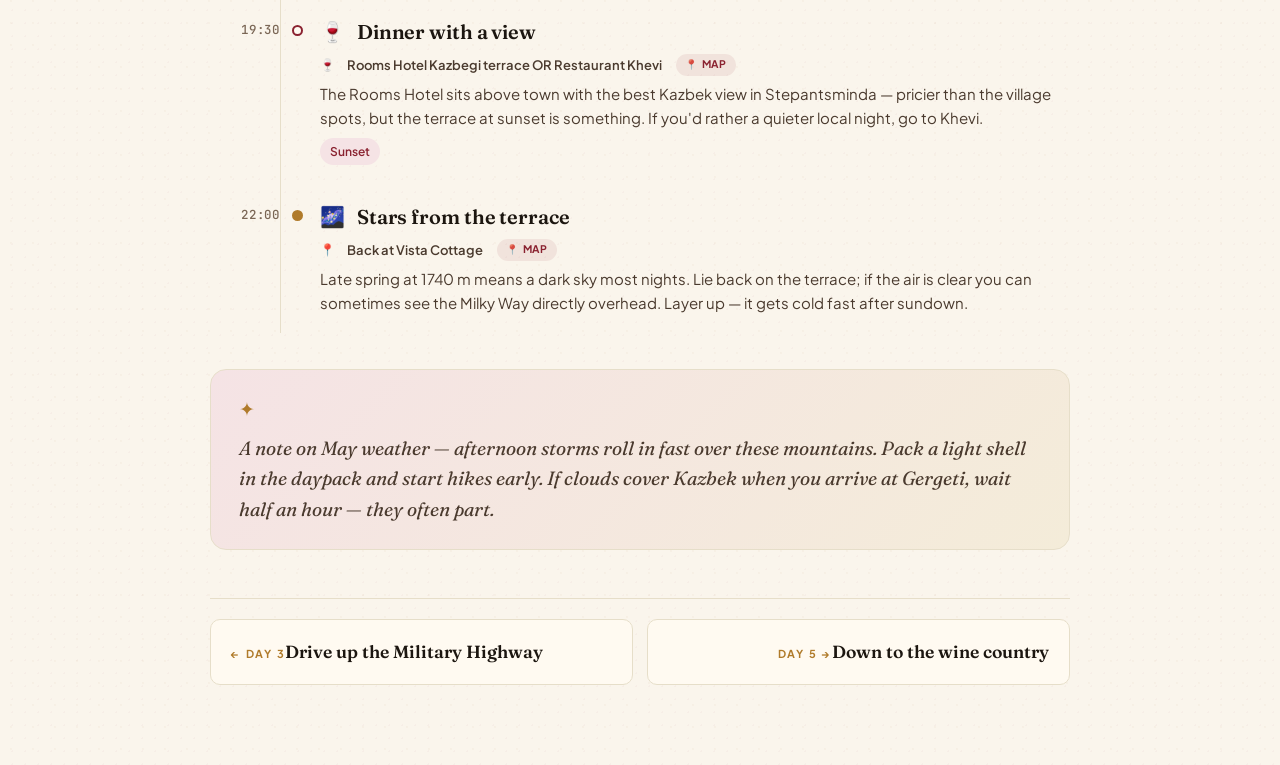
<file: day-4.html>
<!doctype html>
<html lang="en">
<head>
<meta charset="utf-8" />
<meta name="viewport" content="width=device-width, initial-scale=1, viewport-fit=cover" />
<title>Day 4 · Kazbegi · 29 May 2026</title>
<link rel="preconnect" href="https://fonts.googleapis.com" />
<link rel="preconnect" href="https://fonts.gstatic.com" crossorigin />
<link href="https://fonts.googleapis.com/css2?family=Fraunces:ital,opsz,wght@0,9..144,400..700;1,9..144,400..700&family=Plus+Jakarta+Sans:wght@400;500;600;700&family=JetBrains+Mono:wght@400;500&display=swap" rel="stylesheet" />
<link rel="stylesheet" href="style.css" />
</head>
<body>
<main class="page">

  <header class="topbar">
    <a class="brand" href="index.html"><span class="badge">G</span>Georgia · Trip Itinerary</a>
    <a class="back" href="index.html">All days</a>
  </header>

  <section class="day-hero">
    <img class="bg" src="images/gergeti.jpg" alt="Gergeti Trinity Church with Mount Kazbek behind" />
    <div class="meta">
      <div class="day-tag">Day 04 · Friday 29 May 2026</div>
      <h1>Above the clouds, <em>beneath the Trinity</em></h1>
      <div class="where"><b>Stepantsminda</b><span class="dot"></span>Gergeti<span class="dot"></span>Sno Valley</div>
    </div>
  </section>

  <div class="facts">
    <div class="fact"><div class="k">Sunrise</div><div class="v">05:53<small>mountain in light by 06:30</small></div></div>
    <div class="fact"><div class="k">Hike</div><div class="v">2 hrs up<small>+1 hr at the top</small></div></div>
    <div class="fact"><div class="k">Elevation</div><div class="v">+550 m<small>1740 → 2170 m</small></div></div>
    <div class="fact"><div class="k">Sunset</div><div class="v">20:38<small>Rooms terrace</small></div></div>
  </div>

  <p class="lede-prose">
    The mountain you saw from the cottage last night is the one you climb halfway up today. The
    14th-century church on its shoulder is one of the most photographed buildings in the country,
    and earns it — pyramid of stone, pyramid of ice behind, nothing else in the frame.
  </p>

  <div class="section">
    <div class="section-head"><h2>The full day</h2><span class="count">7 stops · 1 big hike</span></div>

    <div class="timeline">

      <div class="event meal">
        <div class="time">07:30</div>
        <div class="content">
          <h3><span class="ic">☕</span> Early breakfast at the cottage</h3>
          <div class="where-line"><b>Vista Cottage terrace</b> <a class="map" href="https://www.google.com/maps/search/?api=1&query=Vista%20Cottage%20Stepantsminda%20Kazbegi" target="_blank" rel="noopener" aria-label="Open in Google Maps">Map</a></div>
          <p>Start the day before the tour buses. Stuff something into a daypack — water, a fleece, snacks, sunglasses. The sun is sharp at altitude.</p>
        </div>
      </div>

      <div class="event hike">
        <div class="time">09:00</div>
        <div class="content">
          <h3><span class="ic">⛰</span> Hike up to Gergeti Trinity Church</h3>
          <div class="where-line"><b>Trailhead in Gergeti village · 4 km, +550 m</b> <a class="map" href="https://www.google.com/maps/search/?api=1&query=Gergeti%20Trinity%20Church%20Kazbegi" target="_blank" rel="noopener" aria-label="Open in Google Maps">Map</a><span>· moderate · ~2 hrs up</span></div>
          <p>Cross the river to Gergeti, follow the forest path up — it switchbacks through pines, opens onto meadow, then climbs a final shoulder to the church at 2170 m. Take it slow; the altitude is real. If the legs say no, share a 4WD up (~40–60 GEL return) and walk down — that's the popular hybrid.</p>
          <figure class="img"><img src="images/gergeti.jpg" loading="lazy" alt="Gergeti Trinity Church under Mount Kazbek" /><figcaption>Gergeti Trinity · 14th century, 2170 m, the postcard view of Georgia</figcaption></figure>
          <div class="tag-row"><span class="tag nature">Half-day hike</span><span class="tag classic">Must-do</span></div>
        </div>
      </div>

      <div class="event sight">
        <div class="time">11:30</div>
        <div class="content">
          <h3><span class="ic">⛪</span> Time at the church</h3>
          <div class="where-line"><b>Gergeti Trinity Church · cover knees and shoulders to enter</b> <a class="map" href="https://www.google.com/maps/search/?api=1&query=Gergeti%20Trinity%20Church%20Kazbegi" target="_blank" rel="noopener" aria-label="Open in Google Maps">Map</a></div>
          <p>Step inside the small candle-lit nave; walk the path around to the back for the best Kazbek view. If you can stay till the buses leave (around 13:00), the silence at the top of the meadow is something to remember.</p>
        </div>
      </div>

      <div class="event travel">
        <div class="time">12:30</div>
        <div class="content">
          <h3><span class="ic">🚗</span> Descent</h3>
          <div class="where-line"><b>4WD or on foot · ~45 min down</b></div>
          <p>Knees willing, walk back the way you came — downhill is the easy half. Or share a jeep down with whoever's at the parking lot.</p>
        </div>
      </div>

      <div class="event meal">
        <div class="time">13:30</div>
        <div class="content">
          <h3><span class="ic">🍲</span> Late lunch in Stepantsminda</h3>
          <div class="where-line"><b>Try BeBa Bar or Restaurant Khevi</b> <a class="map" href="https://www.google.com/maps/search/?api=1&query=BeBa%20Bar%20Stepantsminda%20Kazbegi" target="_blank" rel="noopener" aria-label="Open in Google Maps">Map</a><span>· hot food, warm room</span></div>
          <p>You've earned a proper meal. Order a bowl of soup (chikhirtma if it's on), a bottle of mineral water, and something cheesy — sulguni-filled bread, or a small khinkali plate.</p>
        </div>
      </div>

      <div class="event sight">
        <div class="time">15:00</div>
        <div class="content">
          <h3><span class="ic">🗿</span> Sno Valley &amp; the Giant Stone Heads</h3>
          <div class="where-line"><b>~10 min drive south of Stepantsminda · 5 GEL donation</b> <a class="map" href="https://www.google.com/maps/search/?api=1&query=Sno%20Valley%20Giant%20Stone%20Heads%20Kazbegi" target="_blank" rel="noopener" aria-label="Open in Google Maps">Map</a></div>
          <p>An outdoor sculpture park hidden in a side valley — a Georgian artist has carved the heads of his heroes from the cliff: Pirosmani, Shota Rustaveli, Aleksandre Kazbegi, an apostle or two. Quiet, quirky, photogenic. Pair with a short walk up the valley for the Sno fortress ruins.</p>
          <div class="tag-row"><span class="tag romantic">Quiet</span><span class="tag">Quirky</span></div>
        </div>
      </div>

      <div class="event sight">
        <div class="time">16:30</div>
        <div class="content">
          <h3><span class="ic">🌿</span> Optional: Juta valley (only if road open)</h3>
          <div class="where-line"><b>~45 min drive · the lower meadow walk to Chaukhi base</b> <a class="map" href="https://www.google.com/maps/search/?api=1&query=Juta%20Kazbegi%20Georgia" target="_blank" rel="noopener" aria-label="Open in Google Maps">Map</a></div>
          <p>If the season has opened the gravel road into Juta (~1980 m), do the gentle 3-hour out-and-back to the Chaukhi wall — wildflowers, a small cafe at the trail end, the dolomite spine of Chaukhi over you. <b>Don't attempt the pass</b> — still snowed-in this early. Check at the visitor centre before driving up.</p>
          <figure class="img"><img src="images/juta.jpg" loading="lazy" alt="Juta village in the Kazbegi mountains" /><figcaption>Juta · gentle meadow walking, Chaukhi peaks above</figcaption></figure>
          <div class="tag-row"><span class="tag nature">Bonus hike</span><span class="tag optional">If time</span></div>
        </div>
      </div>

      <div class="event meal">
        <div class="time">19:30</div>
        <div class="content">
          <h3><span class="ic">🍷</span> Dinner with a view</h3>
          <div class="where-line"><b>Rooms Hotel Kazbegi terrace OR Restaurant Khevi</b> <a class="map" href="https://www.google.com/maps/search/?api=1&query=Rooms%20Hotel%20Kazbegi%20Stepantsminda" target="_blank" rel="noopener" aria-label="Open in Google Maps">Map</a></div>
          <p>The Rooms Hotel sits above town with the best Kazbek view in Stepantsminda — pricier than the village spots, but the terrace at sunset is something. If you'd rather a quieter local night, go to Khevi.</p>
          <div class="tag-row"><span class="tag romantic">Sunset</span></div>
        </div>
      </div>

      <div class="event stay">
        <div class="time">22:00</div>
        <div class="content">
          <h3><span class="ic">🌌</span> Stars from the terrace</h3>
          <div class="where-line"><b>Back at Vista Cottage</b> <a class="map" href="https://www.google.com/maps/search/?api=1&query=Vista%20Cottage%20Stepantsminda%20Kazbegi" target="_blank" rel="noopener" aria-label="Open in Google Maps">Map</a></div>
          <p>Late spring at 1740 m means a dark sky most nights. Lie back on the terrace; if the air is clear you can sometimes see the Milky Way directly overhead. Layer up — it gets cold fast after sundown.</p>
        </div>
      </div>

    </div>
  </div>

  <div class="pause">
    A note on May weather — afternoon storms roll in fast over these mountains. Pack a light shell
    in the daypack and start hikes early. If clouds cover Kazbek when you arrive at Gergeti, wait
    half an hour — they often part.
  </div>

  <nav class="nav-bottom">
    <a class="prev" href="day-3.html"><span class="dir">Day 3</span><span class="next-title">Drive up the Military Highway</span></a>
    <a class="next" href="day-5.html"><span class="dir">Day 5</span><span class="next-title">Down to the wine country</span></a>
  </nav>

</main>
</body>
</html>
</file>
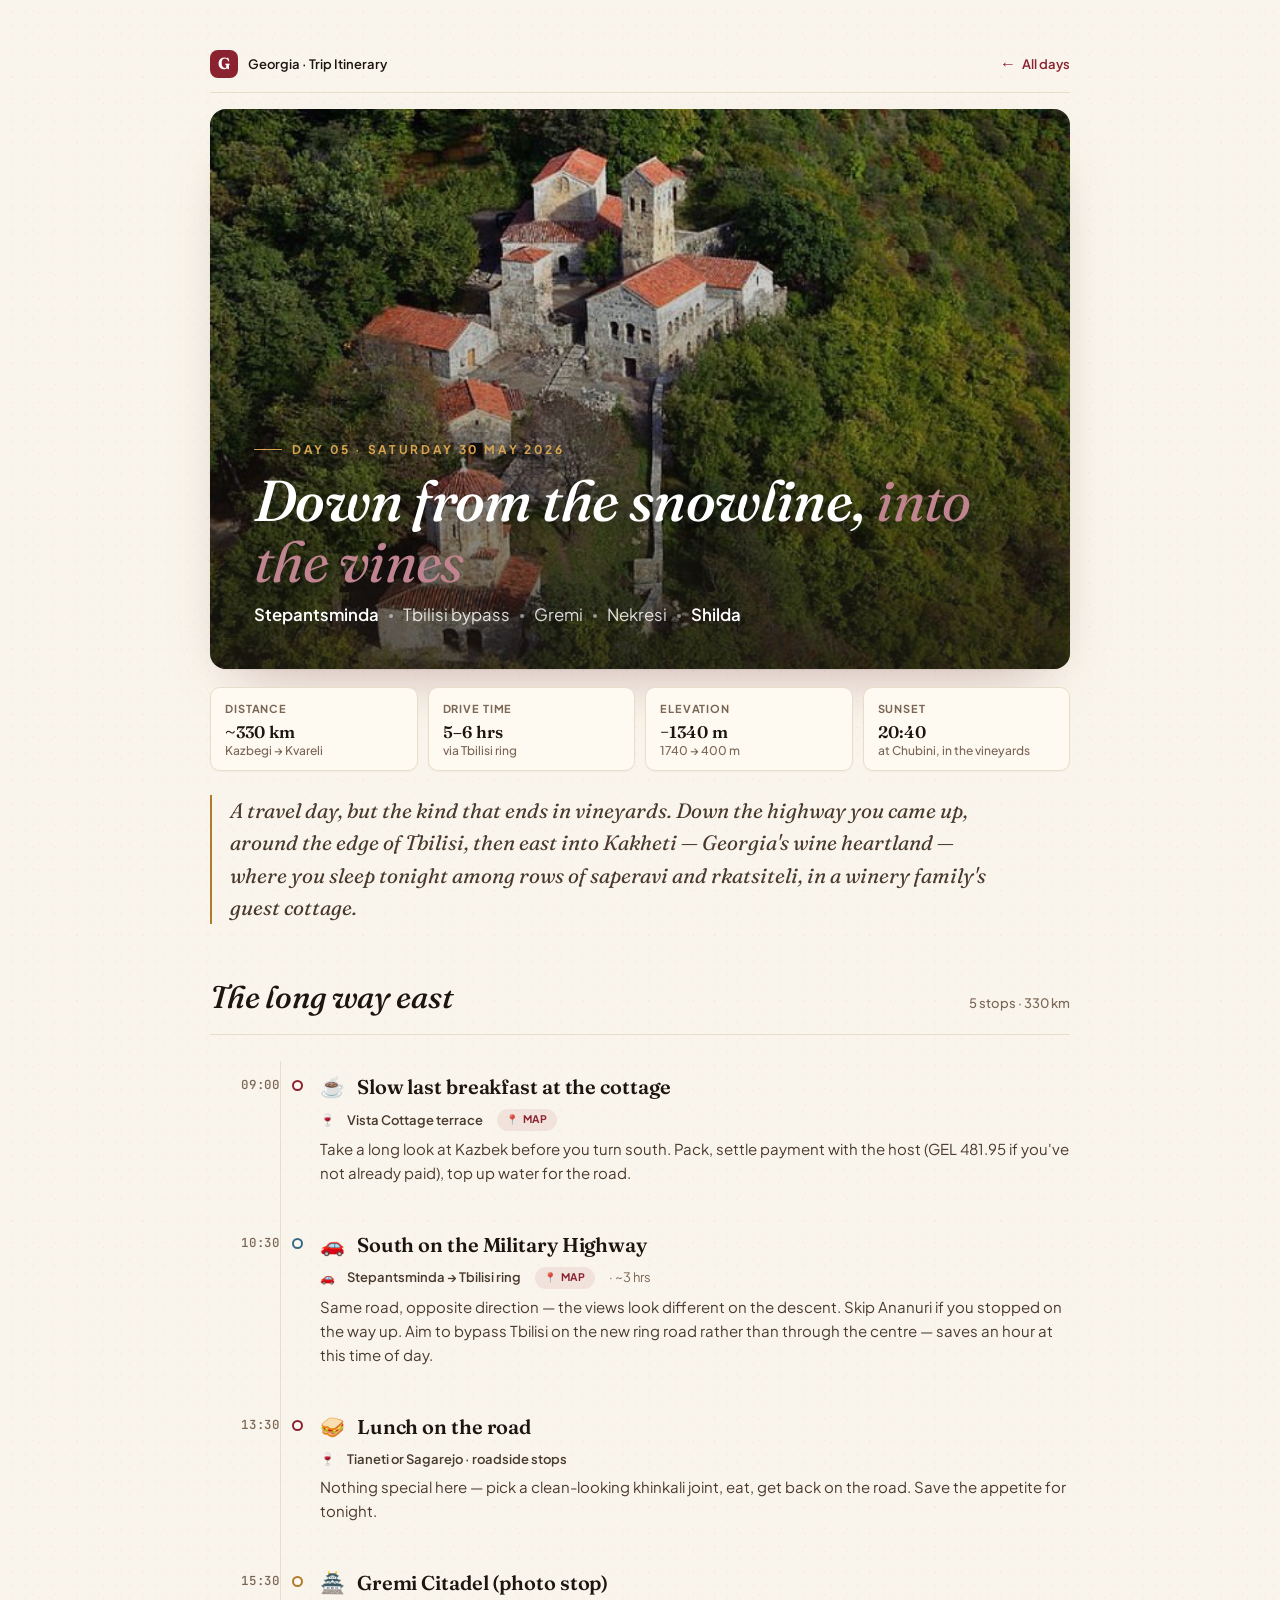
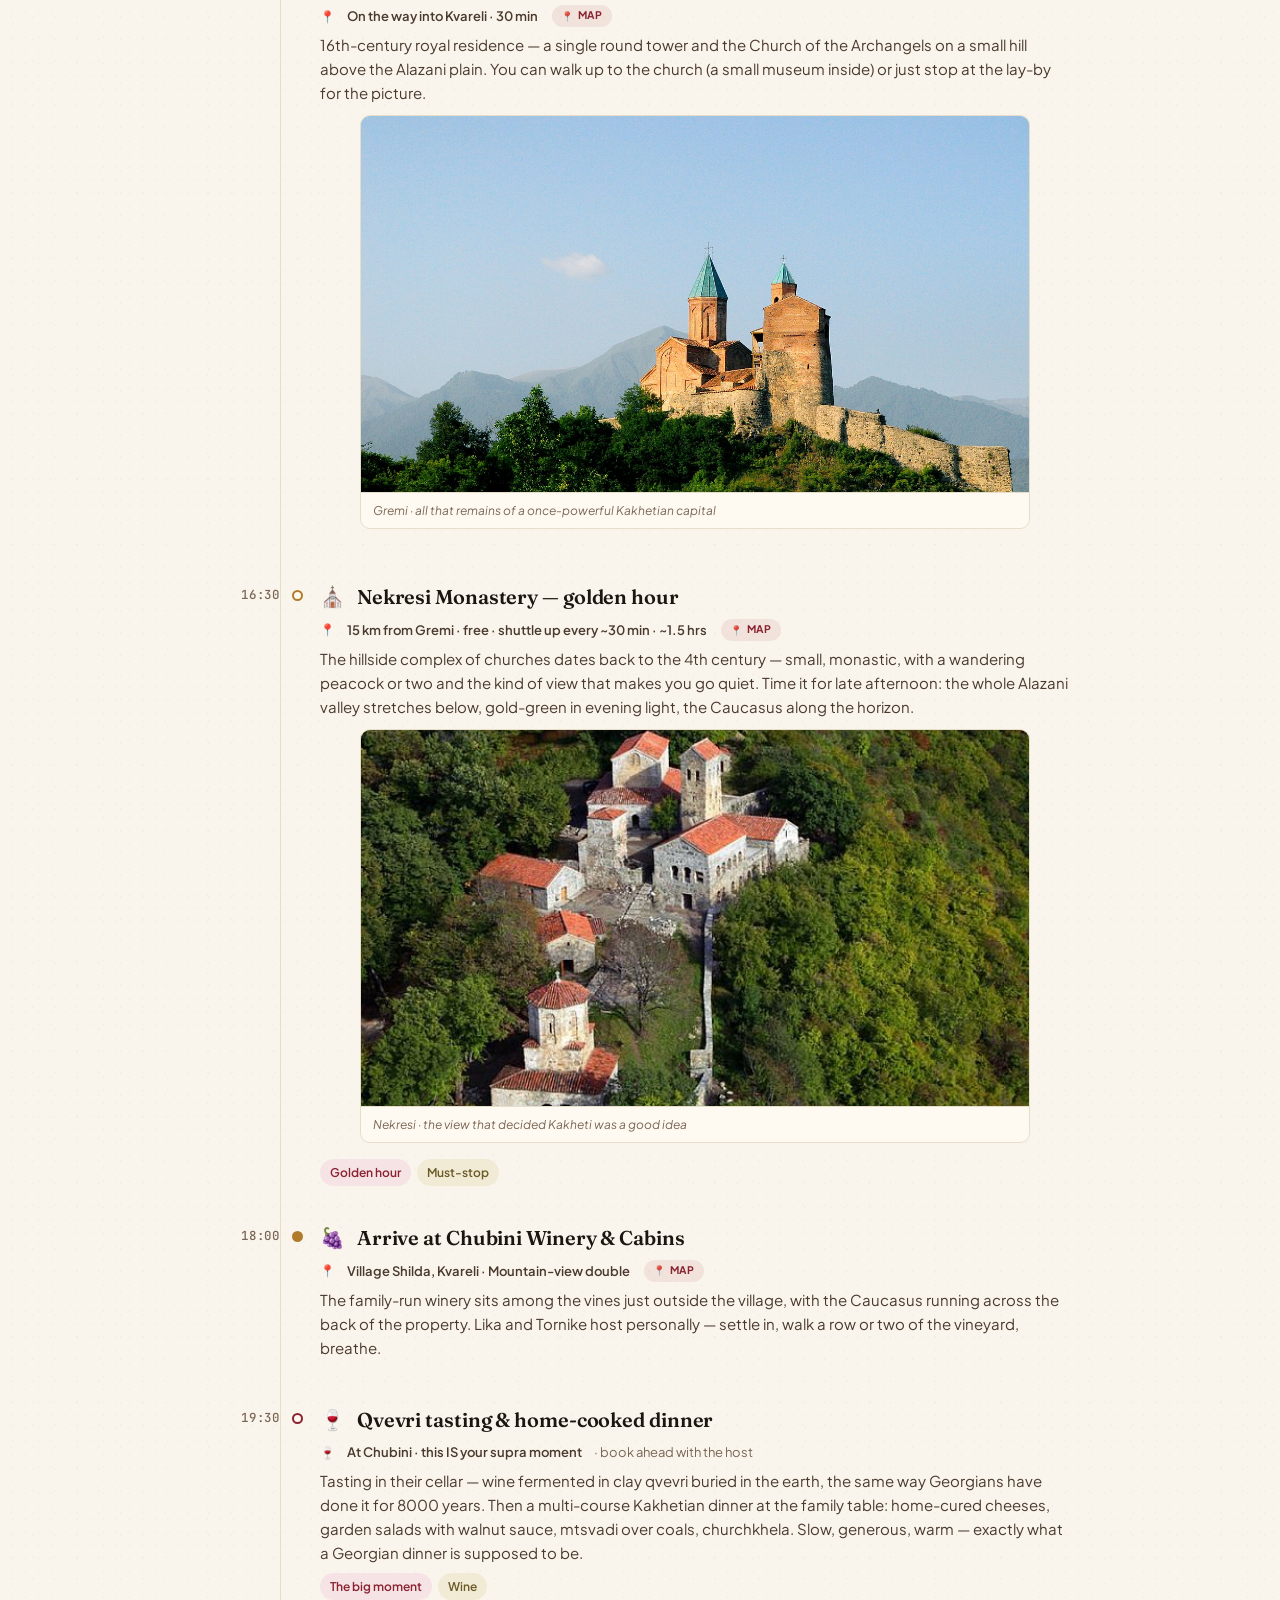
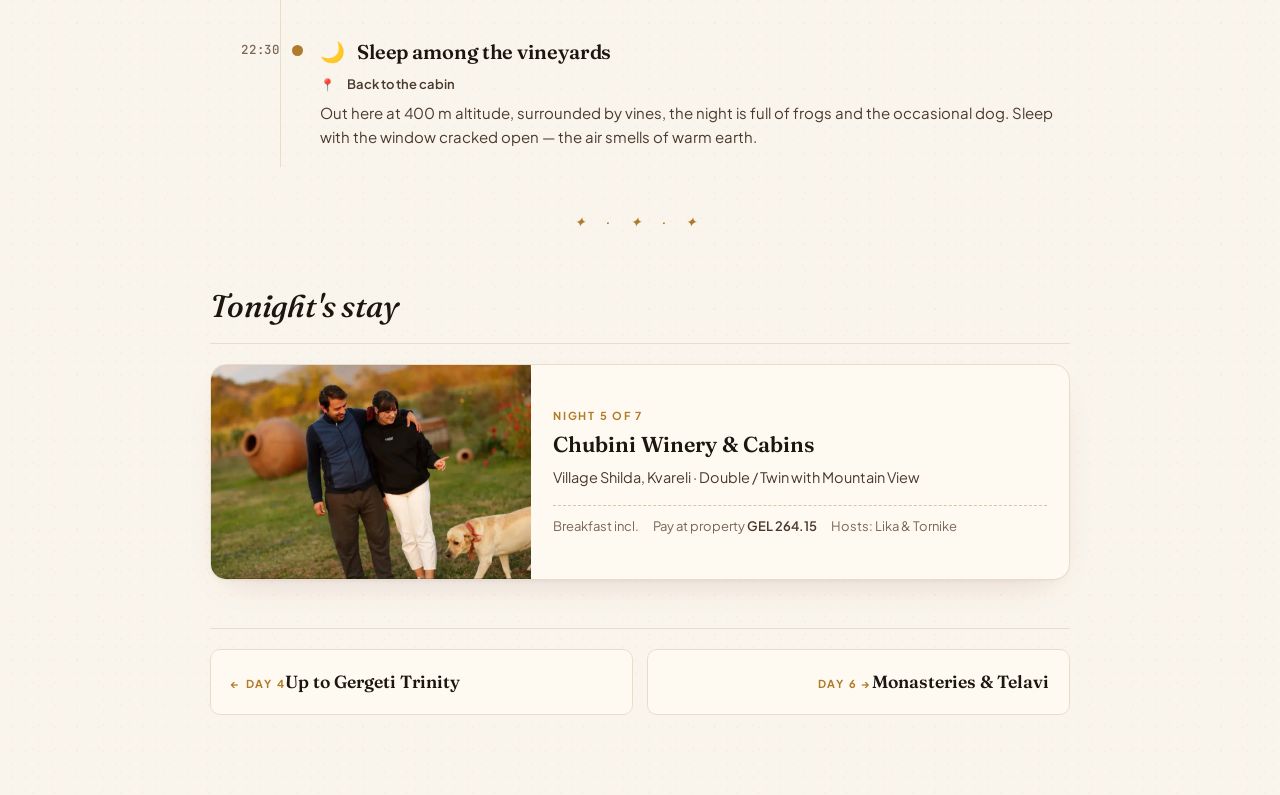
<file: day-5.html>
<!doctype html>
<html lang="en">
<head>
<meta charset="utf-8" />
<meta name="viewport" content="width=device-width, initial-scale=1, viewport-fit=cover" />
<title>Day 5 · Kazbegi → Kvareli · 30 May 2026</title>
<link rel="preconnect" href="https://fonts.googleapis.com" />
<link rel="preconnect" href="https://fonts.gstatic.com" crossorigin />
<link href="https://fonts.googleapis.com/css2?family=Fraunces:ital,opsz,wght@0,9..144,400..700;1,9..144,400..700&family=Plus+Jakarta+Sans:wght@400;500;600;700&family=JetBrains+Mono:wght@400;500&display=swap" rel="stylesheet" />
<link rel="stylesheet" href="style.css" />
</head>
<body>
<main class="page">

  <header class="topbar">
    <a class="brand" href="index.html"><span class="badge">G</span>Georgia · Trip Itinerary</a>
    <a class="back" href="index.html">All days</a>
  </header>

  <section class="day-hero">
    <img class="bg" src="images/nekresi.jpg" alt="Vineyards and Caucasus from Nekresi monastery" />
    <div class="meta">
      <div class="day-tag">Day 05 · Saturday 30 May 2026</div>
      <h1>Down from the snowline, <em>into the vines</em></h1>
      <div class="where"><b>Stepantsminda</b><span class="dot"></span>Tbilisi bypass<span class="dot"></span>Gremi<span class="dot"></span>Nekresi<span class="dot"></span><b>Shilda</b></div>
    </div>
  </section>

  <div class="facts">
    <div class="fact"><div class="k">Distance</div><div class="v">~330 km<small>Kazbegi → Kvareli</small></div></div>
    <div class="fact"><div class="k">Drive time</div><div class="v">5–6 hrs<small>via Tbilisi ring</small></div></div>
    <div class="fact"><div class="k">Elevation</div><div class="v">−1340 m<small>1740 → 400 m</small></div></div>
    <div class="fact"><div class="k">Sunset</div><div class="v">20:40<small>at Chubini, in the vineyards</small></div></div>
  </div>

  <p class="lede-prose">
    A travel day, but the kind that ends in vineyards. Down the highway you came up, around the
    edge of Tbilisi, then east into Kakheti — Georgia's wine heartland — where you sleep tonight
    among rows of saperavi and rkatsiteli, in a winery family's guest cottage.
  </p>

  <div class="section">
    <div class="section-head"><h2>The long way east</h2><span class="count">5 stops · 330 km</span></div>

    <div class="timeline">

      <div class="event meal">
        <div class="time">09:00</div>
        <div class="content">
          <h3><span class="ic">☕</span> Slow last breakfast at the cottage</h3>
          <div class="where-line"><b>Vista Cottage terrace</b> <a class="map" href="https://www.google.com/maps/search/?api=1&query=Vista%20Cottage%20Stepantsminda%20Kazbegi" target="_blank" rel="noopener" aria-label="Open in Google Maps">Map</a></div>
          <p>Take a long look at Kazbek before you turn south. Pack, settle payment with the host (GEL 481.95 if you've not already paid), top up water for the road.</p>
        </div>
      </div>

      <div class="event travel">
        <div class="time">10:30</div>
        <div class="content">
          <h3><span class="ic">🚗</span> South on the Military Highway</h3>
          <div class="where-line"><b>Stepantsminda → Tbilisi ring</b> <a class="map" href="https://www.google.com/maps/search/?api=1&query=Stepantsminda%20Georgia" target="_blank" rel="noopener" aria-label="Open in Google Maps">Map</a><span>· ~3 hrs</span></div>
          <p>Same road, opposite direction — the views look different on the descent. Skip Ananuri if you stopped on the way up. Aim to bypass Tbilisi on the new ring road rather than through the centre — saves an hour at this time of day.</p>
        </div>
      </div>

      <div class="event meal">
        <div class="time">13:30</div>
        <div class="content">
          <h3><span class="ic">🥪</span> Lunch on the road</h3>
          <div class="where-line"><b>Tianeti or Sagarejo · roadside stops</b></div>
          <p>Nothing special here — pick a clean-looking khinkali joint, eat, get back on the road. Save the appetite for tonight.</p>
        </div>
      </div>

      <div class="event sight">
        <div class="time">15:30</div>
        <div class="content">
          <h3><span class="ic">🏯</span> Gremi Citadel (photo stop)</h3>
          <div class="where-line"><b>On the way into Kvareli · 30 min</b> <a class="map" href="https://www.google.com/maps/search/?api=1&query=Gremi%20Citadel%20Kakheti" target="_blank" rel="noopener" aria-label="Open in Google Maps">Map</a></div>
          <p>16th-century royal residence — a single round tower and the Church of the Archangels on a small hill above the Alazani plain. You can walk up to the church (a small museum inside) or just stop at the lay-by for the picture.</p>
          <figure class="img"><img src="images/gremi.jpg" loading="lazy" alt="Gremi citadel in Kakheti" /><figcaption>Gremi · all that remains of a once-powerful Kakhetian capital</figcaption></figure>
        </div>
      </div>

      <div class="event sight">
        <div class="time">16:30</div>
        <div class="content">
          <h3><span class="ic">⛪</span> Nekresi Monastery — golden hour</h3>
          <div class="where-line"><b>15 km from Gremi · free · shuttle up every ~30 min · ~1.5 hrs</b> <a class="map" href="https://www.google.com/maps/search/?api=1&query=Nekresi%20Monastery%20Kvareli" target="_blank" rel="noopener" aria-label="Open in Google Maps">Map</a></div>
          <p>The hillside complex of churches dates back to the 4th century — small, monastic, with a wandering peacock or two and the kind of view that makes you go quiet. Time it for late afternoon: the whole Alazani valley stretches below, gold-green in evening light, the Caucasus along the horizon.</p>
          <figure class="img"><img src="images/nekresi.jpg" loading="lazy" alt="Alazani valley from Nekresi monastery" /><figcaption>Nekresi · the view that decided Kakheti was a good idea</figcaption></figure>
          <div class="tag-row"><span class="tag romantic">Golden hour</span><span class="tag classic">Must-stop</span></div>
        </div>
      </div>

      <div class="event stay">
        <div class="time">18:00</div>
        <div class="content">
          <h3><span class="ic">🍇</span> Arrive at Chubini Winery &amp; Cabins</h3>
          <div class="where-line"><b>Village Shilda, Kvareli · Mountain-view double</b> <a class="map" href="https://www.google.com/maps/search/?api=1&query=Chubini%20Winery%20Shilda%20Kvareli" target="_blank" rel="noopener" aria-label="Open in Google Maps">Map</a></div>
          <p>The family-run winery sits among the vines just outside the village, with the Caucasus running across the back of the property. Lika and Tornike host personally — settle in, walk a row or two of the vineyard, breathe.</p>
        </div>
      </div>

      <div class="event meal">
        <div class="time">19:30</div>
        <div class="content">
          <h3><span class="ic">🍷</span> Qvevri tasting &amp; home-cooked dinner</h3>
          <div class="where-line"><b>At Chubini · this IS your supra moment</b><span>· book ahead with the host</span></div>
          <p>Tasting in their cellar — wine fermented in clay qvevri buried in the earth, the same way Georgians have done it for 8000 years. Then a multi-course Kakhetian dinner at the family table: home-cured cheeses, garden salads with walnut sauce, mtsvadi over coals, churchkhela. Slow, generous, warm — exactly what a Georgian dinner is supposed to be.</p>
          <div class="tag-row"><span class="tag romantic">The big moment</span><span class="tag classic">Wine</span></div>
        </div>
      </div>

      <div class="event stay">
        <div class="time">22:30</div>
        <div class="content">
          <h3><span class="ic">🌙</span> Sleep among the vineyards</h3>
          <div class="where-line"><b>Back to the cabin</b></div>
          <p>Out here at 400 m altitude, surrounded by vines, the night is full of frogs and the occasional dog. Sleep with the window cracked open — the air smells of warm earth.</p>
        </div>
      </div>

    </div>
  </div>

  <div class="orn">✦ · ✦ · ✦</div>

  <div class="section">
    <div class="section-head"><h2>Tonight's stay</h2></div>
    <div class="stay-card">
      <img class="photo" src="images/hotel-chubini.webp" alt="Chubini Winery & Cabins, Shilda, Kvareli" />
      <div class="info">
        <div class="label">Night 5 of 7</div>
        <div class="name">Chubini Winery &amp; Cabins</div>
        <div class="addr">Village Shilda, Kvareli · Double / Twin with Mountain View</div>
        <div class="meta">
          <span>Breakfast incl.</span>
          <span>Pay at property <b>GEL 264.15</b></span>
          <span>Hosts: Lika &amp; Tornike</span>
        </div>
      </div>
    </div>
  </div>

  <nav class="nav-bottom">
    <a class="prev" href="day-4.html"><span class="dir">Day 4</span><span class="next-title">Up to Gergeti Trinity</span></a>
    <a class="next" href="day-6.html"><span class="dir">Day 6</span><span class="next-title">Monasteries &amp; Telavi</span></a>
  </nav>

</main>
</body>
</html>
</file>
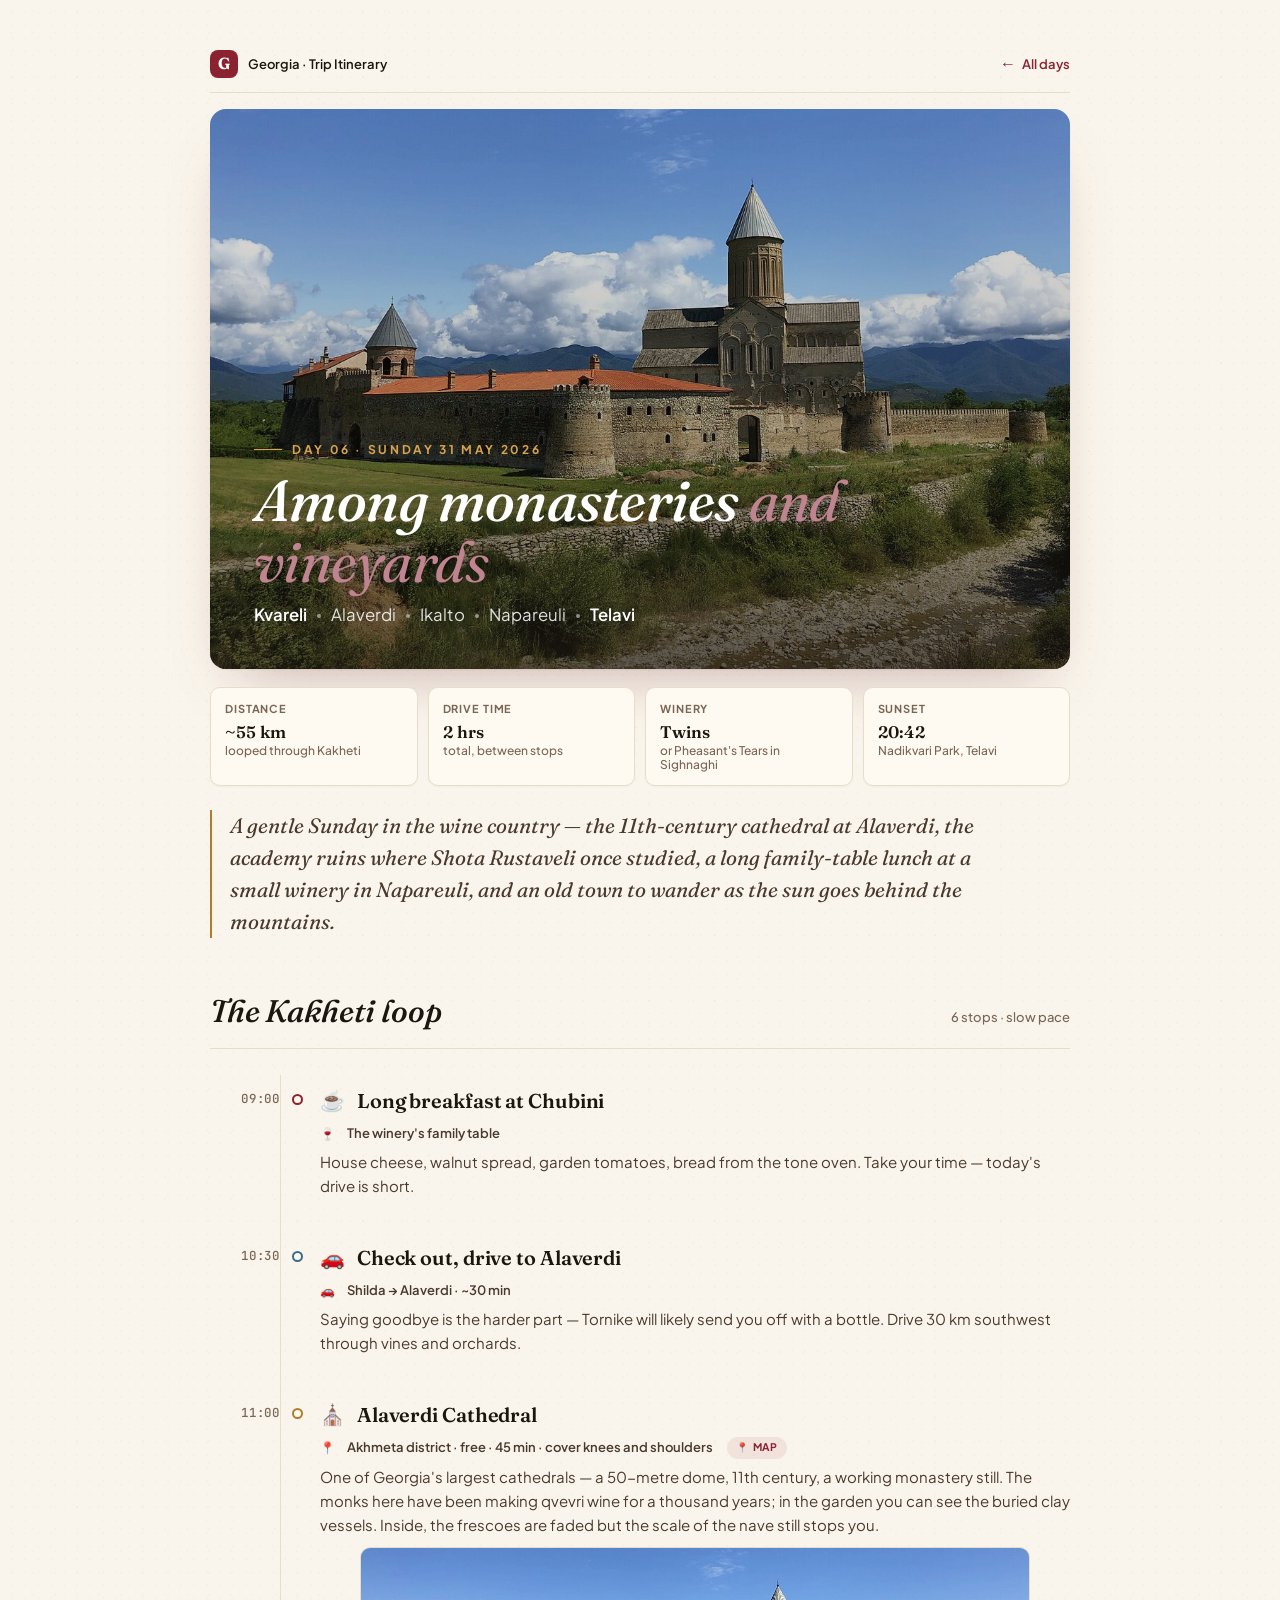
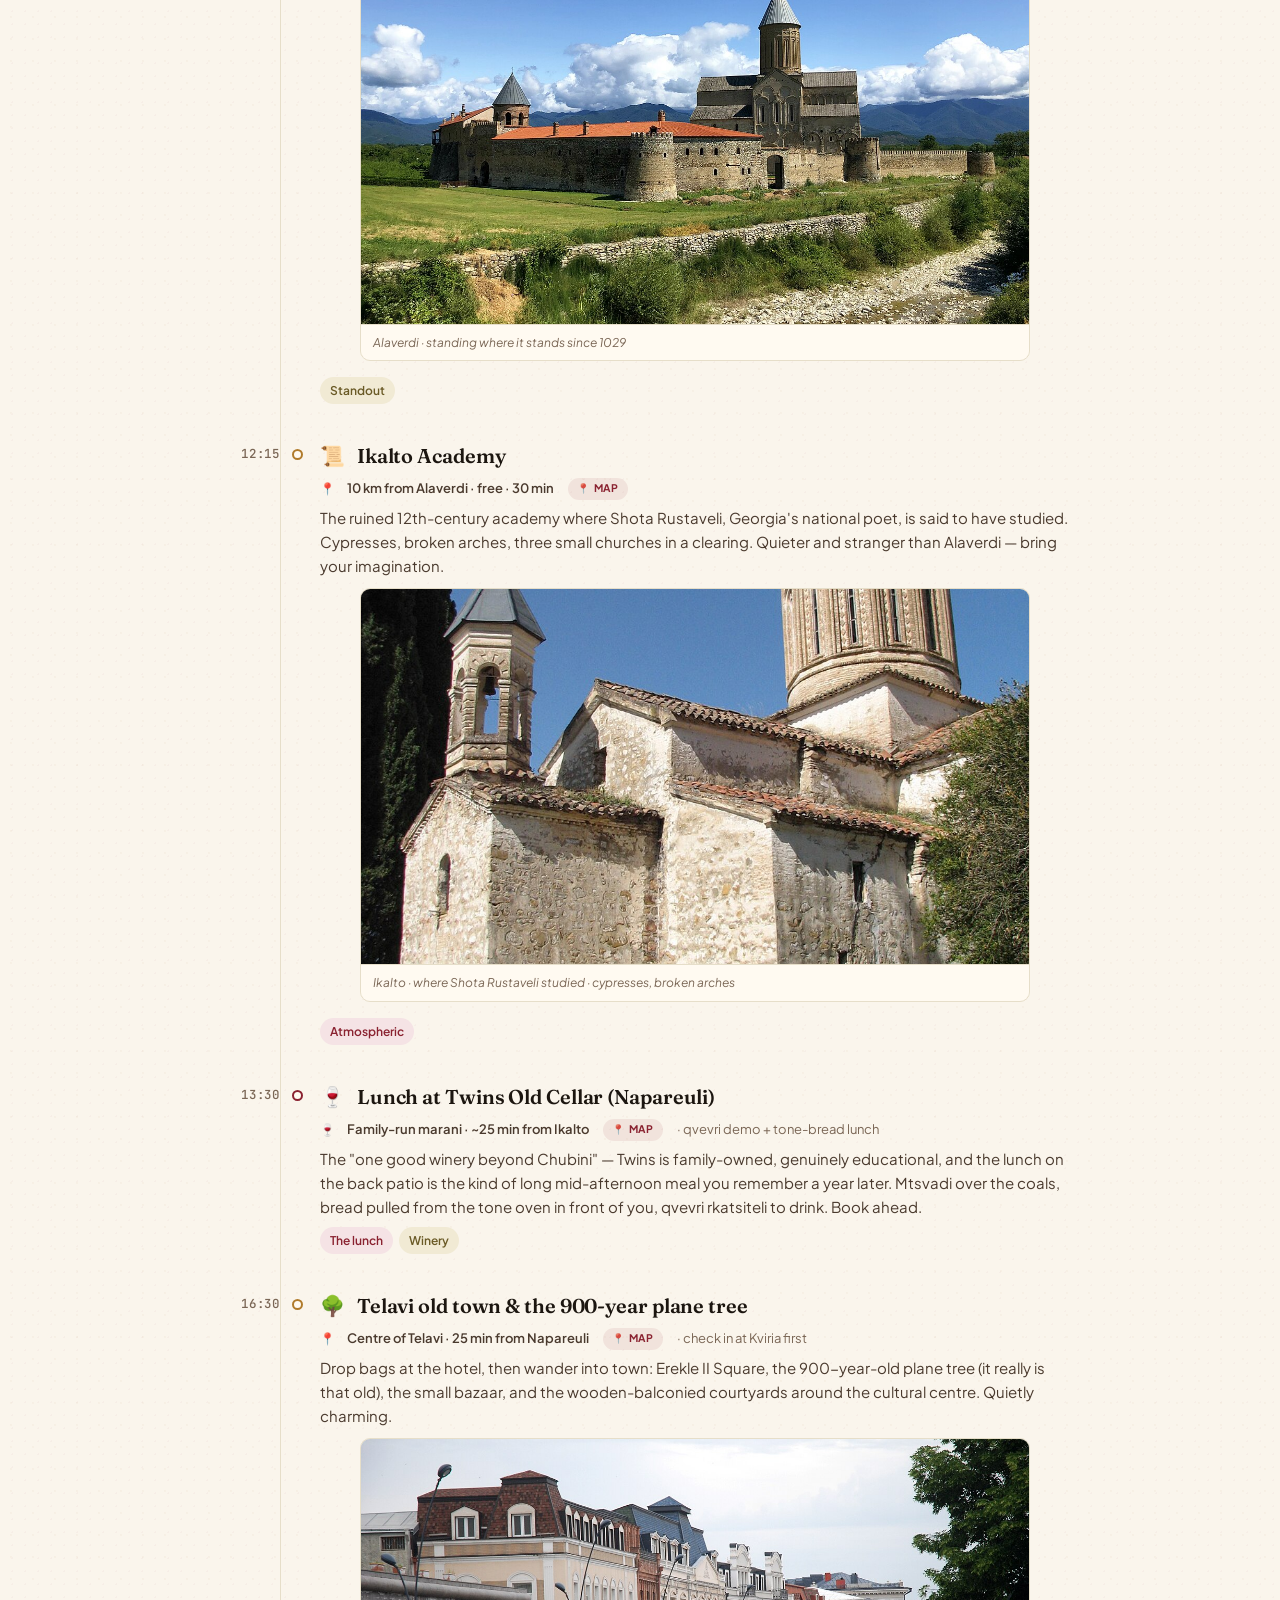
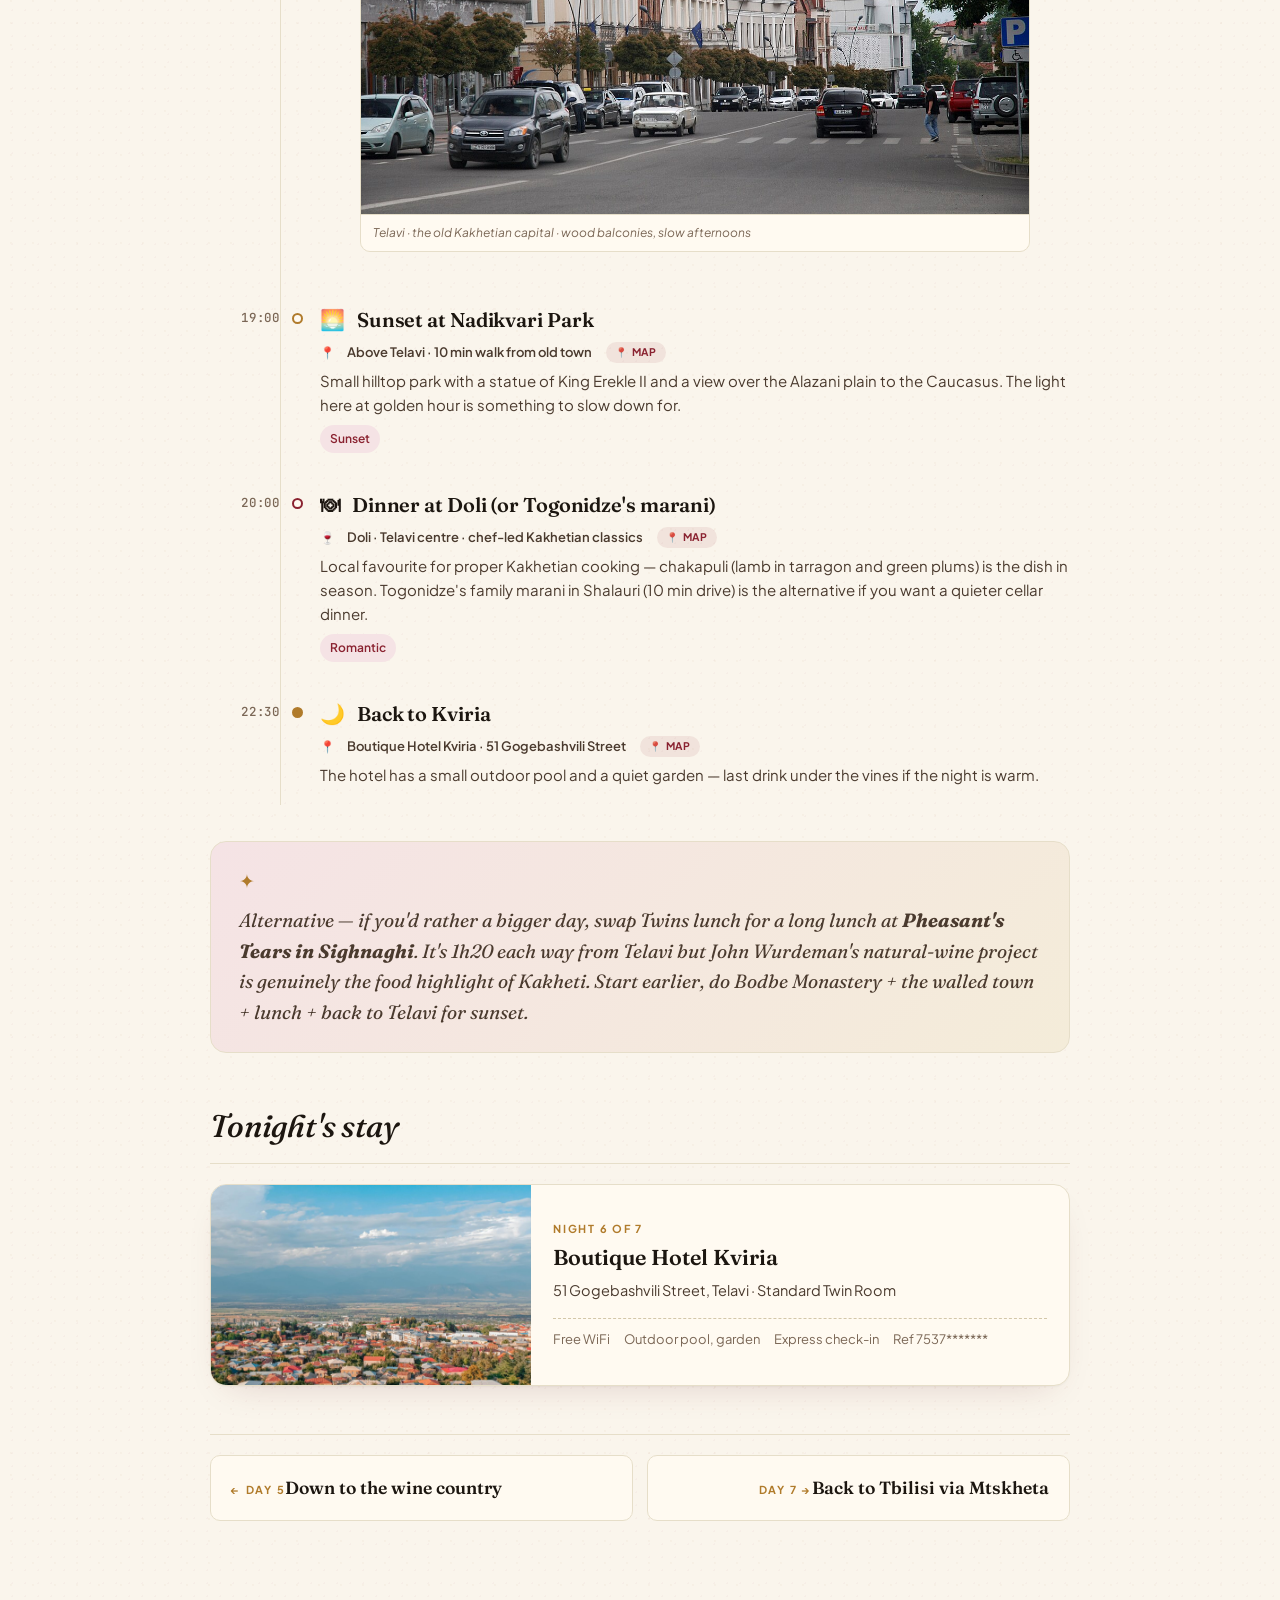
<file: day-6.html>
<!doctype html>
<html lang="en">
<head>
<meta charset="utf-8" />
<meta name="viewport" content="width=device-width, initial-scale=1, viewport-fit=cover" />
<title>Day 6 · Kvareli → Telavi · 31 May 2026</title>
<link rel="preconnect" href="https://fonts.googleapis.com" />
<link rel="preconnect" href="https://fonts.gstatic.com" crossorigin />
<link href="https://fonts.googleapis.com/css2?family=Fraunces:ital,opsz,wght@0,9..144,400..700;1,9..144,400..700&family=Plus+Jakarta+Sans:wght@400;500;600;700&family=JetBrains+Mono:wght@400;500&display=swap" rel="stylesheet" />
<link rel="stylesheet" href="style.css" />
</head>
<body>
<main class="page">

  <header class="topbar">
    <a class="brand" href="index.html"><span class="badge">G</span>Georgia · Trip Itinerary</a>
    <a class="back" href="index.html">All days</a>
  </header>

  <section class="day-hero">
    <img class="bg" src="images/alaverdi.jpg" alt="Alaverdi cathedral in the Alazani valley" />
    <div class="meta">
      <div class="day-tag">Day 06 · Sunday 31 May 2026</div>
      <h1>Among monasteries <em>and vineyards</em></h1>
      <div class="where"><b>Kvareli</b><span class="dot"></span>Alaverdi<span class="dot"></span>Ikalto<span class="dot"></span>Napareuli<span class="dot"></span><b>Telavi</b></div>
    </div>
  </section>

  <div class="facts">
    <div class="fact"><div class="k">Distance</div><div class="v">~55 km<small>looped through Kakheti</small></div></div>
    <div class="fact"><div class="k">Drive time</div><div class="v">2 hrs<small>total, between stops</small></div></div>
    <div class="fact"><div class="k">Winery</div><div class="v">Twins<small>or Pheasant's Tears in Sighnaghi</small></div></div>
    <div class="fact"><div class="k">Sunset</div><div class="v">20:42<small>Nadikvari Park, Telavi</small></div></div>
  </div>

  <p class="lede-prose">
    A gentle Sunday in the wine country — the 11th-century cathedral at Alaverdi, the academy
    ruins where Shota Rustaveli once studied, a long family-table lunch at a small winery in
    Napareuli, and an old town to wander as the sun goes behind the mountains.
  </p>

  <div class="section">
    <div class="section-head"><h2>The Kakheti loop</h2><span class="count">6 stops · slow pace</span></div>

    <div class="timeline">

      <div class="event meal">
        <div class="time">09:00</div>
        <div class="content">
          <h3><span class="ic">☕</span> Long breakfast at Chubini</h3>
          <div class="where-line"><b>The winery's family table</b></div>
          <p>House cheese, walnut spread, garden tomatoes, bread from the tone oven. Take your time — today's drive is short.</p>
        </div>
      </div>

      <div class="event travel">
        <div class="time">10:30</div>
        <div class="content">
          <h3><span class="ic">🚗</span> Check out, drive to Alaverdi</h3>
          <div class="where-line"><b>Shilda → Alaverdi · ~30 min</b></div>
          <p>Saying goodbye is the harder part — Tornike will likely send you off with a bottle. Drive 30 km southwest through vines and orchards.</p>
        </div>
      </div>

      <div class="event sight">
        <div class="time">11:00</div>
        <div class="content">
          <h3><span class="ic">⛪</span> Alaverdi Cathedral</h3>
          <div class="where-line"><b>Akhmeta district · free · 45 min · cover knees and shoulders</b> <a class="map" href="https://www.google.com/maps/search/?api=1&query=Alaverdi%20Cathedral%20Akhmeta%20Kakheti" target="_blank" rel="noopener" aria-label="Open in Google Maps">Map</a></div>
          <p>One of Georgia's largest cathedrals — a 50-metre dome, 11th century, a working monastery still. The monks here have been making qvevri wine for a thousand years; in the garden you can see the buried clay vessels. Inside, the frescoes are faded but the scale of the nave still stops you.</p>
          <figure class="img"><img src="images/alaverdi.jpg" loading="lazy" alt="Alaverdi cathedral, Kakheti" /><figcaption>Alaverdi · standing where it stands since 1029</figcaption></figure>
          <div class="tag-row"><span class="tag classic">Standout</span></div>
        </div>
      </div>

      <div class="event sight">
        <div class="time">12:15</div>
        <div class="content">
          <h3><span class="ic">📜</span> Ikalto Academy</h3>
          <div class="where-line"><b>10 km from Alaverdi · free · 30 min</b> <a class="map" href="https://www.google.com/maps/search/?api=1&query=Ikalto%20Monastery%20Telavi" target="_blank" rel="noopener" aria-label="Open in Google Maps">Map</a></div>
          <p>The ruined 12th-century academy where Shota Rustaveli, Georgia's national poet, is said to have studied. Cypresses, broken arches, three small churches in a clearing. Quieter and stranger than Alaverdi — bring your imagination.</p>
          <figure class="img"><img src="images/ikalto.jpg" loading="lazy" alt="Ikalto monastery academy ruins" /><figcaption>Ikalto · where Shota Rustaveli studied · cypresses, broken arches</figcaption></figure>
          <div class="tag-row"><span class="tag romantic">Atmospheric</span></div>
        </div>
      </div>

      <div class="event meal">
        <div class="time">13:30</div>
        <div class="content">
          <h3><span class="ic">🍷</span> Lunch at Twins Old Cellar (Napareuli)</h3>
          <div class="where-line"><b>Family-run marani · ~25 min from Ikalto</b> <a class="map" href="https://www.google.com/maps/search/?api=1&query=Twins%20Old%20Cellar%20Napareuli%20Georgia" target="_blank" rel="noopener" aria-label="Open in Google Maps">Map</a><span>· qvevri demo + tone-bread lunch</span></div>
          <p>The "one good winery beyond Chubini" — Twins is family-owned, genuinely educational, and the lunch on the back patio is the kind of long mid-afternoon meal you remember a year later. Mtsvadi over the coals, bread pulled from the tone oven in front of you, qvevri rkatsiteli to drink. Book ahead.</p>
          <div class="tag-row"><span class="tag romantic">The lunch</span><span class="tag classic">Winery</span></div>
        </div>
      </div>

      <div class="event sight">
        <div class="time">16:30</div>
        <div class="content">
          <h3><span class="ic">🌳</span> Telavi old town &amp; the 900-year plane tree</h3>
          <div class="where-line"><b>Centre of Telavi · 25 min from Napareuli</b> <a class="map" href="https://www.google.com/maps/search/?api=1&query=Erekle%20II%20Square%20Telavi" target="_blank" rel="noopener" aria-label="Open in Google Maps">Map</a><span>· check in at Kviria first</span></div>
          <p>Drop bags at the hotel, then wander into town: Erekle II Square, the 900-year-old plane tree (it really is that old), the small bazaar, and the wooden-balconied courtyards around the cultural centre. Quietly charming.</p>
          <figure class="img"><img src="images/telavi.jpg" loading="lazy" alt="Rustaveli street in Telavi" /><figcaption>Telavi · the old Kakhetian capital · wood balconies, slow afternoons</figcaption></figure>
        </div>
      </div>

      <div class="event sight">
        <div class="time">19:00</div>
        <div class="content">
          <h3><span class="ic">🌅</span> Sunset at Nadikvari Park</h3>
          <div class="where-line"><b>Above Telavi · 10 min walk from old town</b> <a class="map" href="https://www.google.com/maps/search/?api=1&query=Nadikvari%20Park%20Telavi" target="_blank" rel="noopener" aria-label="Open in Google Maps">Map</a></div>
          <p>Small hilltop park with a statue of King Erekle II and a view over the Alazani plain to the Caucasus. The light here at golden hour is something to slow down for.</p>
          <div class="tag-row"><span class="tag romantic">Sunset</span></div>
        </div>
      </div>

      <div class="event meal">
        <div class="time">20:00</div>
        <div class="content">
          <h3><span class="ic">🍽</span> Dinner at Doli (or Togonidze's marani)</h3>
          <div class="where-line"><b>Doli · Telavi centre · chef-led Kakhetian classics</b> <a class="map" href="https://www.google.com/maps/search/?api=1&query=Doli%20restaurant%20Telavi" target="_blank" rel="noopener" aria-label="Open in Google Maps">Map</a></div>
          <p>Local favourite for proper Kakhetian cooking — chakapuli (lamb in tarragon and green plums) is the dish in season. Togonidze's family marani in Shalauri (10 min drive) is the alternative if you want a quieter cellar dinner.</p>
          <div class="tag-row"><span class="tag romantic">Romantic</span></div>
        </div>
      </div>

      <div class="event stay">
        <div class="time">22:30</div>
        <div class="content">
          <h3><span class="ic">🌙</span> Back to Kviria</h3>
          <div class="where-line"><b>Boutique Hotel Kviria · 51 Gogebashvili Street</b> <a class="map" href="https://www.google.com/maps/search/?api=1&query=Boutique%20Hotel%20Kviria%2051%20Gogebashvili%20Telavi" target="_blank" rel="noopener" aria-label="Open in Google Maps">Map</a></div>
          <p>The hotel has a small outdoor pool and a quiet garden — last drink under the vines if the night is warm.</p>
        </div>
      </div>

    </div>
  </div>

  <div class="pause">
    Alternative — if you'd rather a bigger day, swap Twins lunch for a long lunch at <b>Pheasant's
    Tears in Sighnaghi</b>. It's 1h20 each way from Telavi but John Wurdeman's natural-wine project
    is genuinely the food highlight of Kakheti. Start earlier, do Bodbe Monastery + the walled town
    + lunch + back to Telavi for sunset.
  </div>

  <div class="section">
    <div class="section-head"><h2>Tonight's stay</h2></div>
    <div class="stay-card">
      <img class="photo" src="images/hotel-kviria.jpg" alt="Boutique Hotel Kviria, Telavi" />
      <div class="info">
        <div class="label">Night 6 of 7</div>
        <div class="name">Boutique Hotel Kviria</div>
        <div class="addr">51 Gogebashvili Street, Telavi · Standard Twin Room</div>
        <div class="meta">
          <span>Free WiFi</span>
          <span>Outdoor pool, garden</span>
          <span>Express check-in</span>
          <span>Ref 7537*******</span>
        </div>
      </div>
    </div>
  </div>

  <nav class="nav-bottom">
    <a class="prev" href="day-5.html"><span class="dir">Day 5</span><span class="next-title">Down to the wine country</span></a>
    <a class="next" href="day-7.html"><span class="dir">Day 7</span><span class="next-title">Back to Tbilisi via Mtskheta</span></a>
  </nav>

</main>
</body>
</html>
</file>
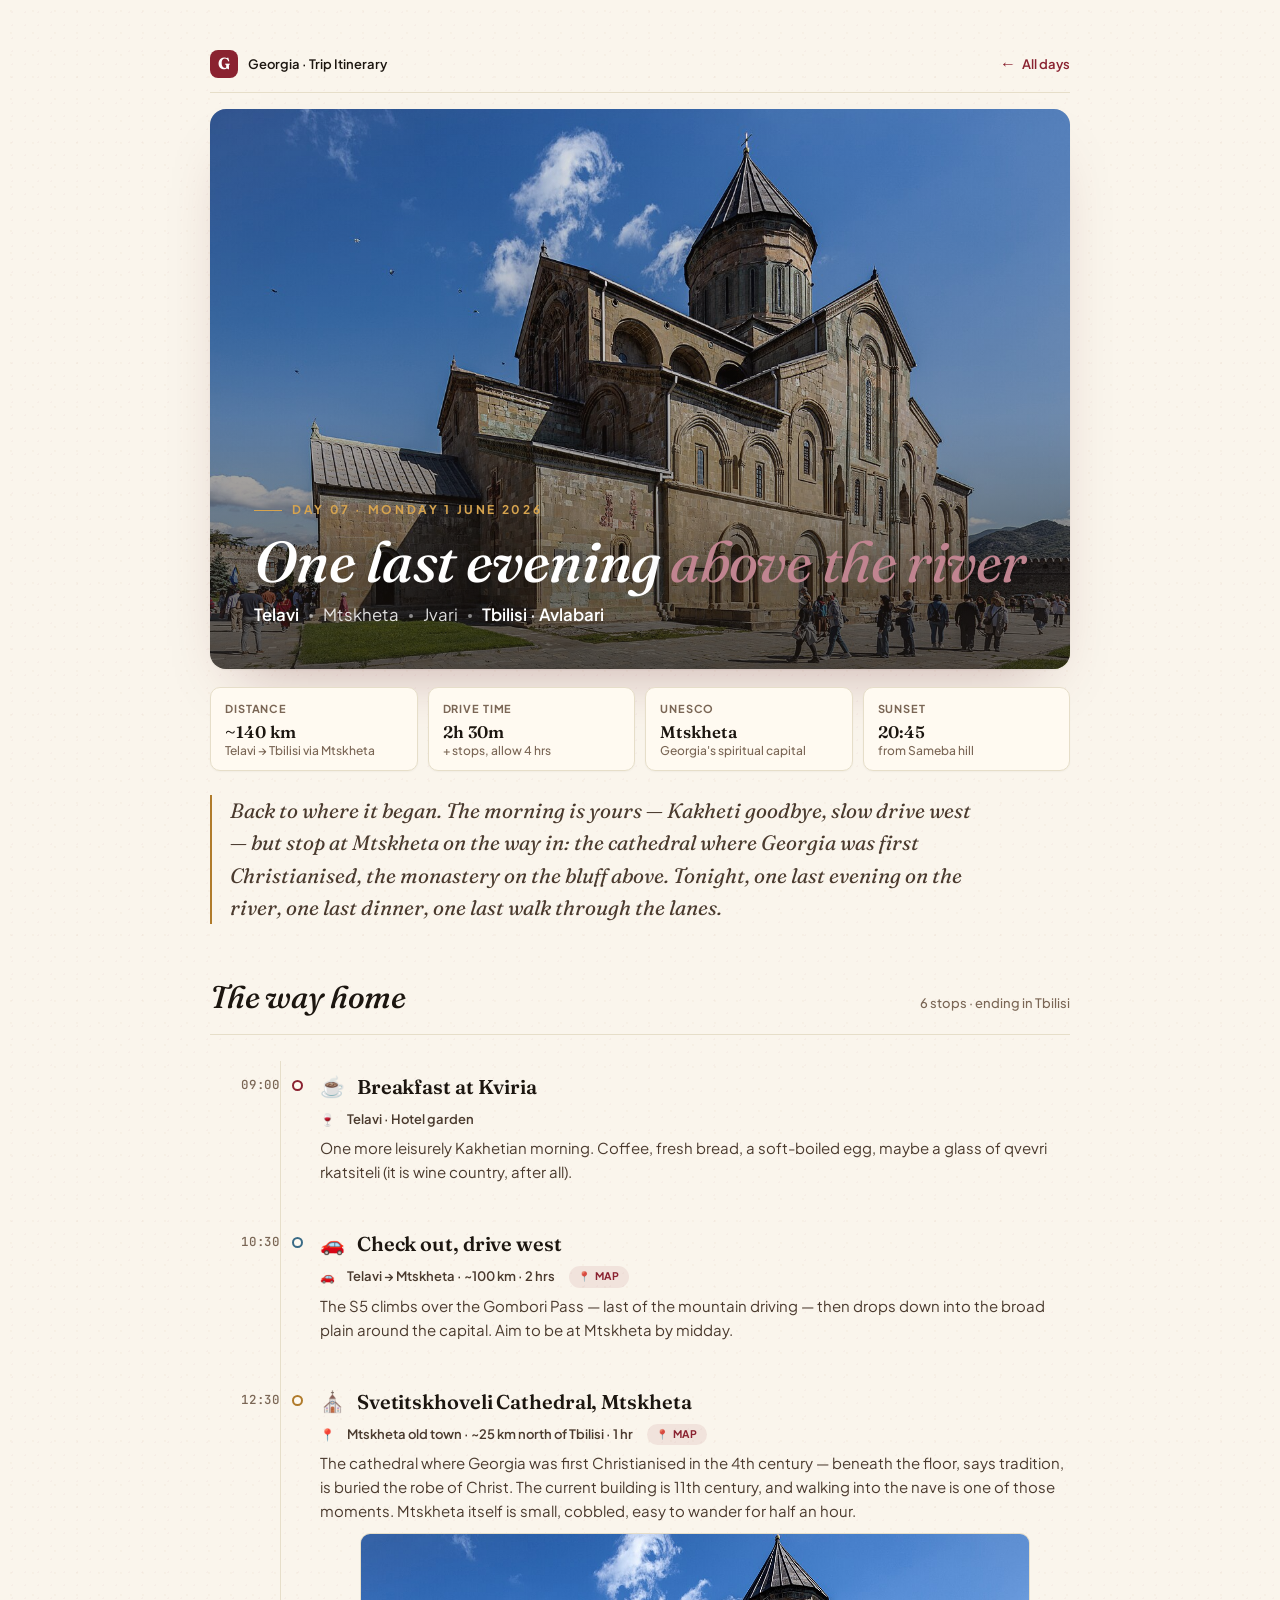
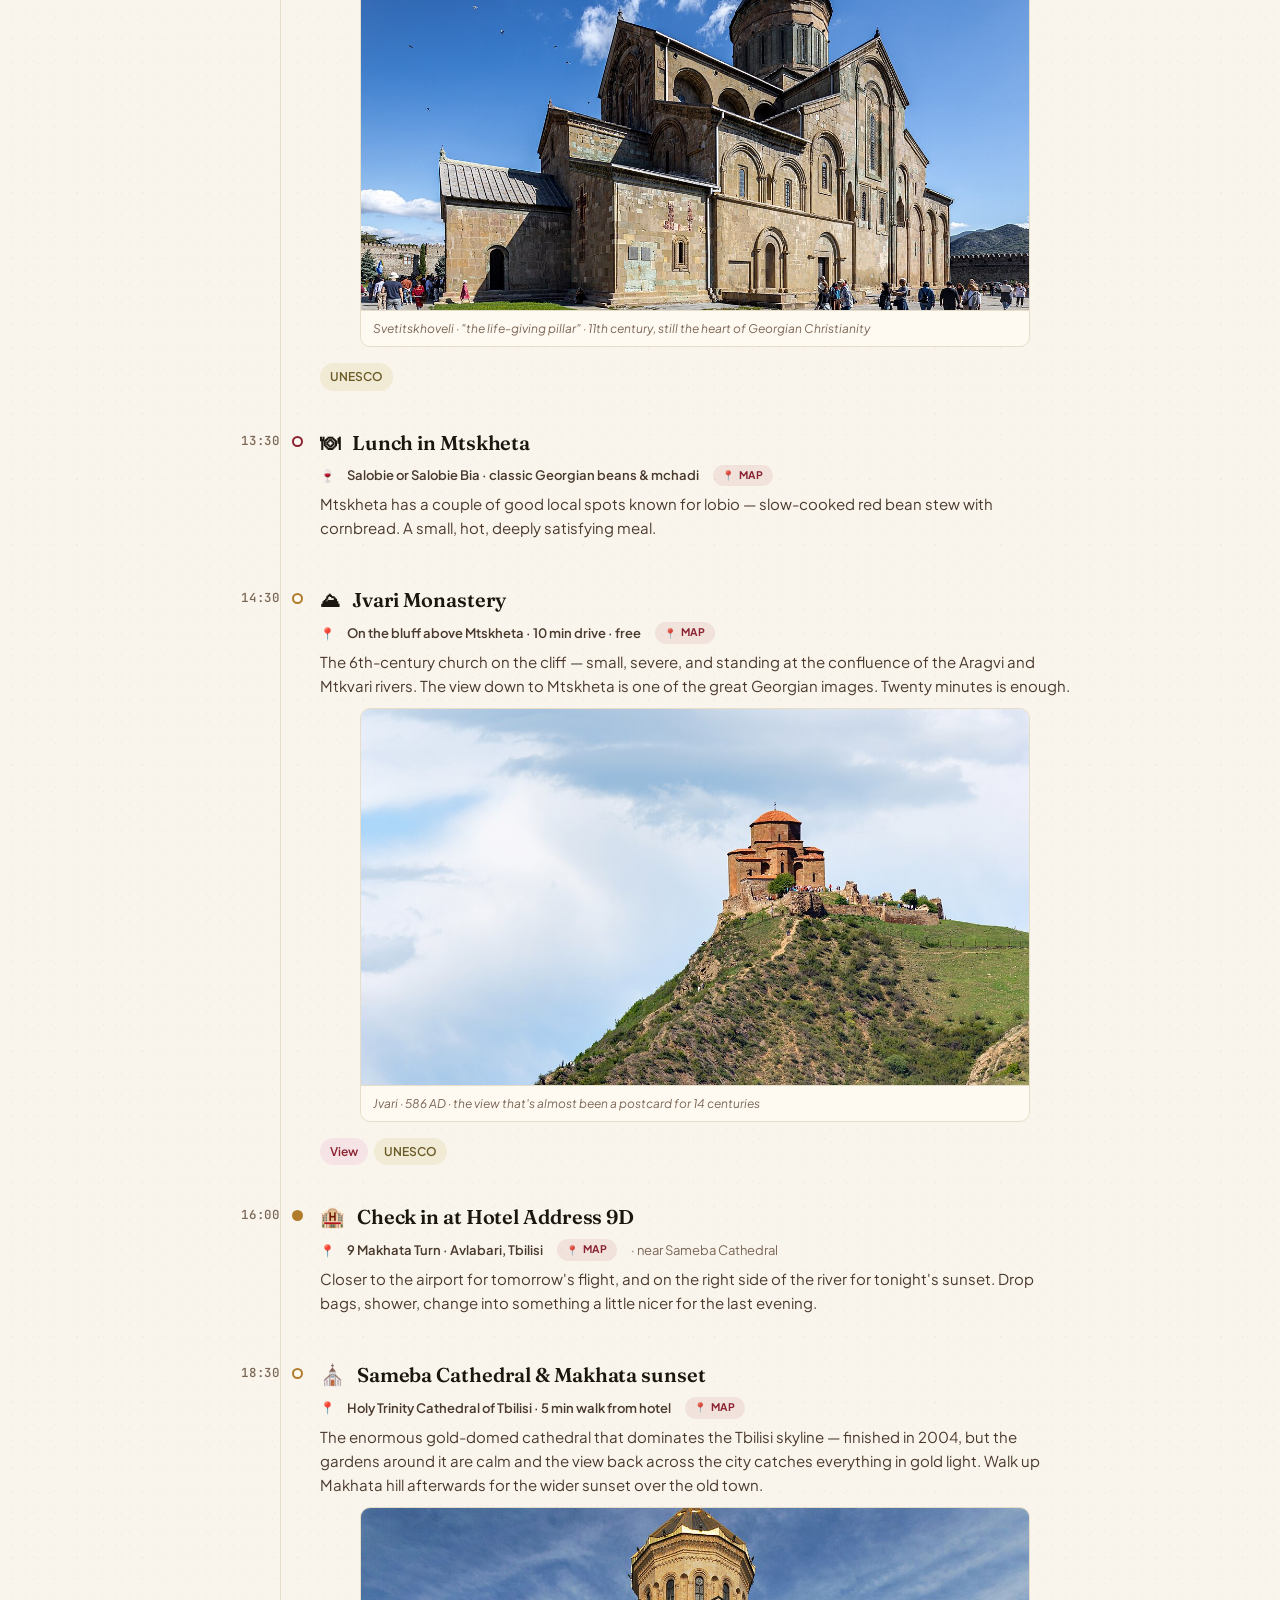
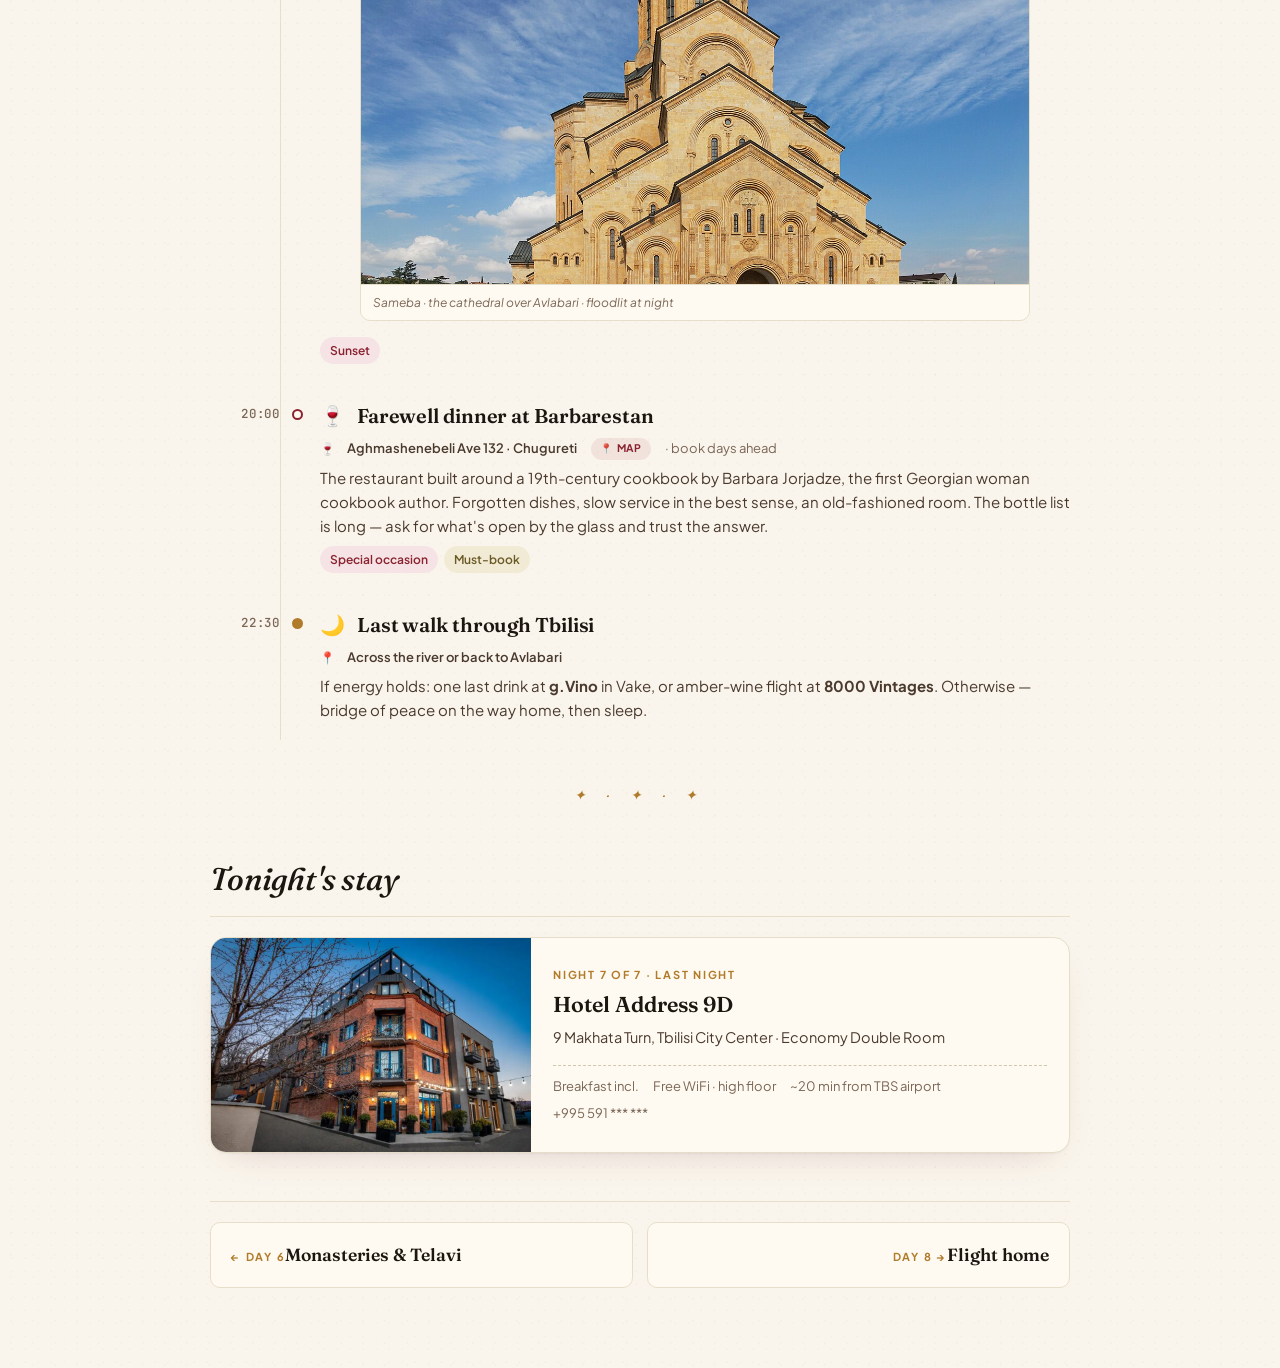
<file: day-7.html>
<!doctype html>
<html lang="en">
<head>
<meta charset="utf-8" />
<meta name="viewport" content="width=device-width, initial-scale=1, viewport-fit=cover" />
<title>Day 7 · Telavi → Tbilisi · 1 June 2026</title>
<link rel="preconnect" href="https://fonts.googleapis.com" />
<link rel="preconnect" href="https://fonts.gstatic.com" crossorigin />
<link href="https://fonts.googleapis.com/css2?family=Fraunces:ital,opsz,wght@0,9..144,400..700;1,9..144,400..700&family=Plus+Jakarta+Sans:wght@400;500;600;700&family=JetBrains+Mono:wght@400;500&display=swap" rel="stylesheet" />
<link rel="stylesheet" href="style.css" />
</head>
<body>
<main class="page">

  <header class="topbar">
    <a class="brand" href="index.html"><span class="badge">G</span>Georgia · Trip Itinerary</a>
    <a class="back" href="index.html">All days</a>
  </header>

  <section class="day-hero">
    <img class="bg" src="images/svetitskhoveli.jpg" alt="Svetitskhoveli Cathedral in Mtskheta" />
    <div class="meta">
      <div class="day-tag">Day 07 · Monday 1 June 2026</div>
      <h1>One last evening <em>above the river</em></h1>
      <div class="where"><b>Telavi</b><span class="dot"></span>Mtskheta<span class="dot"></span>Jvari<span class="dot"></span><b>Tbilisi · Avlabari</b></div>
    </div>
  </section>

  <div class="facts">
    <div class="fact"><div class="k">Distance</div><div class="v">~140 km<small>Telavi → Tbilisi via Mtskheta</small></div></div>
    <div class="fact"><div class="k">Drive time</div><div class="v">2h 30m<small>+ stops, allow 4 hrs</small></div></div>
    <div class="fact"><div class="k">UNESCO</div><div class="v">Mtskheta<small>Georgia's spiritual capital</small></div></div>
    <div class="fact"><div class="k">Sunset</div><div class="v">20:45<small>from Sameba hill</small></div></div>
  </div>

  <p class="lede-prose">
    Back to where it began. The morning is yours — Kakheti goodbye, slow drive west — but stop at
    Mtskheta on the way in: the cathedral where Georgia was first Christianised, the monastery on
    the bluff above. Tonight, one last evening on the river, one last dinner, one last walk through
    the lanes.
  </p>

  <div class="section">
    <div class="section-head"><h2>The way home</h2><span class="count">6 stops · ending in Tbilisi</span></div>

    <div class="timeline">

      <div class="event meal">
        <div class="time">09:00</div>
        <div class="content">
          <h3><span class="ic">☕</span> Breakfast at Kviria</h3>
          <div class="where-line"><b>Telavi · Hotel garden</b></div>
          <p>One more leisurely Kakhetian morning. Coffee, fresh bread, a soft-boiled egg, maybe a glass of qvevri rkatsiteli (it is wine country, after all).</p>
        </div>
      </div>

      <div class="event travel">
        <div class="time">10:30</div>
        <div class="content">
          <h3><span class="ic">🚗</span> Check out, drive west</h3>
          <div class="where-line"><b>Telavi → Mtskheta · ~100 km · 2 hrs</b> <a class="map" href="https://www.google.com/maps/search/?api=1&query=Mtskheta%20Georgia" target="_blank" rel="noopener" aria-label="Open in Google Maps">Map</a></div>
          <p>The S5 climbs over the Gombori Pass — last of the mountain driving — then drops down into the broad plain around the capital. Aim to be at Mtskheta by midday.</p>
        </div>
      </div>

      <div class="event sight">
        <div class="time">12:30</div>
        <div class="content">
          <h3><span class="ic">⛪</span> Svetitskhoveli Cathedral, Mtskheta</h3>
          <div class="where-line"><b>Mtskheta old town · ~25 km north of Tbilisi · 1 hr</b> <a class="map" href="https://www.google.com/maps/search/?api=1&query=Svetitskhoveli%20Cathedral%20Mtskheta" target="_blank" rel="noopener" aria-label="Open in Google Maps">Map</a></div>
          <p>The cathedral where Georgia was first Christianised in the 4th century — beneath the floor, says tradition, is buried the robe of Christ. The current building is 11th century, and walking into the nave is one of those moments. Mtskheta itself is small, cobbled, easy to wander for half an hour.</p>
          <figure class="img"><img src="images/svetitskhoveli.jpg" loading="lazy" alt="Svetitskhoveli Cathedral, Mtskheta" /><figcaption>Svetitskhoveli · "the life-giving pillar" · 11th century, still the heart of Georgian Christianity</figcaption></figure>
          <div class="tag-row"><span class="tag classic">UNESCO</span></div>
        </div>
      </div>

      <div class="event meal">
        <div class="time">13:30</div>
        <div class="content">
          <h3><span class="ic">🍽</span> Lunch in Mtskheta</h3>
          <div class="where-line"><b>Salobie or Salobie Bia · classic Georgian beans &amp; mchadi</b> <a class="map" href="https://www.google.com/maps/search/?api=1&query=Salobie%20Bia%20Mtskheta" target="_blank" rel="noopener" aria-label="Open in Google Maps">Map</a></div>
          <p>Mtskheta has a couple of good local spots known for lobio — slow-cooked red bean stew with cornbread. A small, hot, deeply satisfying meal.</p>
        </div>
      </div>

      <div class="event sight">
        <div class="time">14:30</div>
        <div class="content">
          <h3><span class="ic">⛰</span> Jvari Monastery</h3>
          <div class="where-line"><b>On the bluff above Mtskheta · 10 min drive · free</b> <a class="map" href="https://www.google.com/maps/search/?api=1&query=Jvari%20Monastery%20Mtskheta" target="_blank" rel="noopener" aria-label="Open in Google Maps">Map</a></div>
          <p>The 6th-century church on the cliff — small, severe, and standing at the confluence of the Aragvi and Mtkvari rivers. The view down to Mtskheta is one of the great Georgian images. Twenty minutes is enough.</p>
          <figure class="img"><img src="images/jvari.jpg" loading="lazy" alt="Jvari Monastery above Mtskheta" /><figcaption>Jvari · 586 AD · the view that's almost been a postcard for 14 centuries</figcaption></figure>
          <div class="tag-row"><span class="tag romantic">View</span><span class="tag classic">UNESCO</span></div>
        </div>
      </div>

      <div class="event stay">
        <div class="time">16:00</div>
        <div class="content">
          <h3><span class="ic">🏨</span> Check in at Hotel Address 9D</h3>
          <div class="where-line"><b>9 Makhata Turn · Avlabari, Tbilisi</b> <a class="map" href="https://www.google.com/maps/search/?api=1&query=Hotel%20Address%209D%20Makhata%20Tbilisi" target="_blank" rel="noopener" aria-label="Open in Google Maps">Map</a><span>· near Sameba Cathedral</span></div>
          <p>Closer to the airport for tomorrow's flight, and on the right side of the river for tonight's sunset. Drop bags, shower, change into something a little nicer for the last evening.</p>
        </div>
      </div>

      <div class="event sight">
        <div class="time">18:30</div>
        <div class="content">
          <h3><span class="ic">⛪</span> Sameba Cathedral &amp; Makhata sunset</h3>
          <div class="where-line"><b>Holy Trinity Cathedral of Tbilisi · 5 min walk from hotel</b> <a class="map" href="https://www.google.com/maps/search/?api=1&query=Holy%20Trinity%20Cathedral%20Sameba%20Tbilisi" target="_blank" rel="noopener" aria-label="Open in Google Maps">Map</a></div>
          <p>The enormous gold-domed cathedral that dominates the Tbilisi skyline — finished in 2004, but the gardens around it are calm and the view back across the city catches everything in gold light. Walk up Makhata hill afterwards for the wider sunset over the old town.</p>
          <figure class="img"><img src="images/sameba.jpg" loading="lazy" alt="Sameba Holy Trinity Cathedral of Tbilisi" /><figcaption>Sameba · the cathedral over Avlabari · floodlit at night</figcaption></figure>
          <div class="tag-row"><span class="tag romantic">Sunset</span></div>
        </div>
      </div>

      <div class="event meal">
        <div class="time">20:00</div>
        <div class="content">
          <h3><span class="ic">🍷</span> Farewell dinner at Barbarestan</h3>
          <div class="where-line"><b>Aghmashenebeli Ave 132 · Chugureti</b> <a class="map" href="https://www.google.com/maps/search/?api=1&query=Barbarestan%20Tbilisi%20Aghmashenebeli" target="_blank" rel="noopener" aria-label="Open in Google Maps">Map</a><span>· book days ahead</span></div>
          <p>The restaurant built around a 19th-century cookbook by Barbara Jorjadze, the first Georgian woman cookbook author. Forgotten dishes, slow service in the best sense, an old-fashioned room. The bottle list is long — ask for what's open by the glass and trust the answer.</p>
          <div class="tag-row"><span class="tag romantic">Special occasion</span><span class="tag classic">Must-book</span></div>
        </div>
      </div>

      <div class="event stay">
        <div class="time">22:30</div>
        <div class="content">
          <h3><span class="ic">🌙</span> Last walk through Tbilisi</h3>
          <div class="where-line"><b>Across the river or back to Avlabari</b></div>
          <p>If energy holds: one last drink at <b>g.Vino</b> in Vake, or amber-wine flight at <b>8000 Vintages</b>. Otherwise — bridge of peace on the way home, then sleep.</p>
        </div>
      </div>

    </div>
  </div>

  <div class="orn">✦ · ✦ · ✦</div>

  <div class="section">
    <div class="section-head"><h2>Tonight's stay</h2></div>
    <div class="stay-card">
      <img class="photo" src="images/hotel-address9d.webp" alt="Hotel Address 9D, Tbilisi" />
      <div class="info">
        <div class="label">Night 7 of 7 · last night</div>
        <div class="name">Hotel Address 9D</div>
        <div class="addr">9 Makhata Turn, Tbilisi City Center · Economy Double Room</div>
        <div class="meta">
          <span>Breakfast incl.</span>
          <span>Free WiFi · high floor</span>
          <span>~20 min from TBS airport</span>
          <span>+995 591 *** ***</span>
        </div>
      </div>
    </div>
  </div>

  <nav class="nav-bottom">
    <a class="prev" href="day-6.html"><span class="dir">Day 6</span><span class="next-title">Monasteries &amp; Telavi</span></a>
    <a class="next" href="day-8.html"><span class="dir">Day 8</span><span class="next-title">Flight home</span></a>
  </nav>

</main>
</body>
</html>
</file>
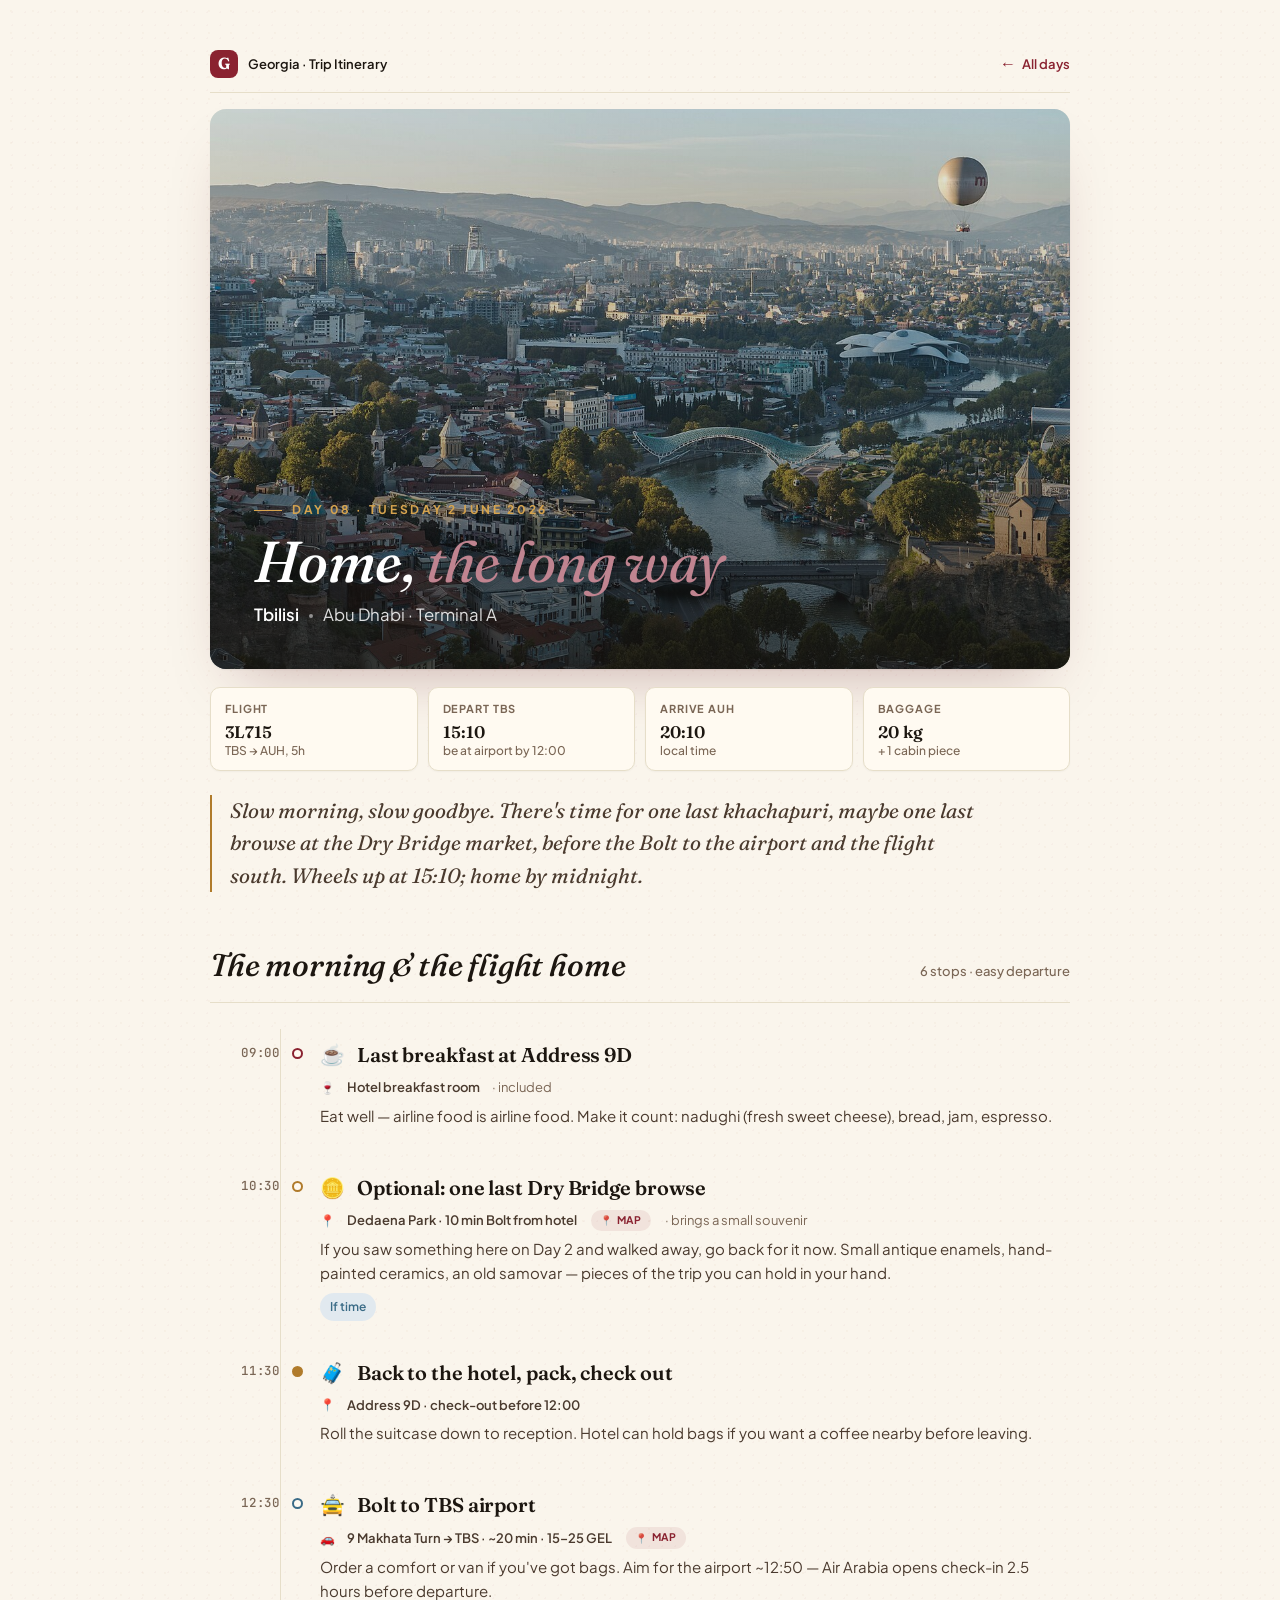
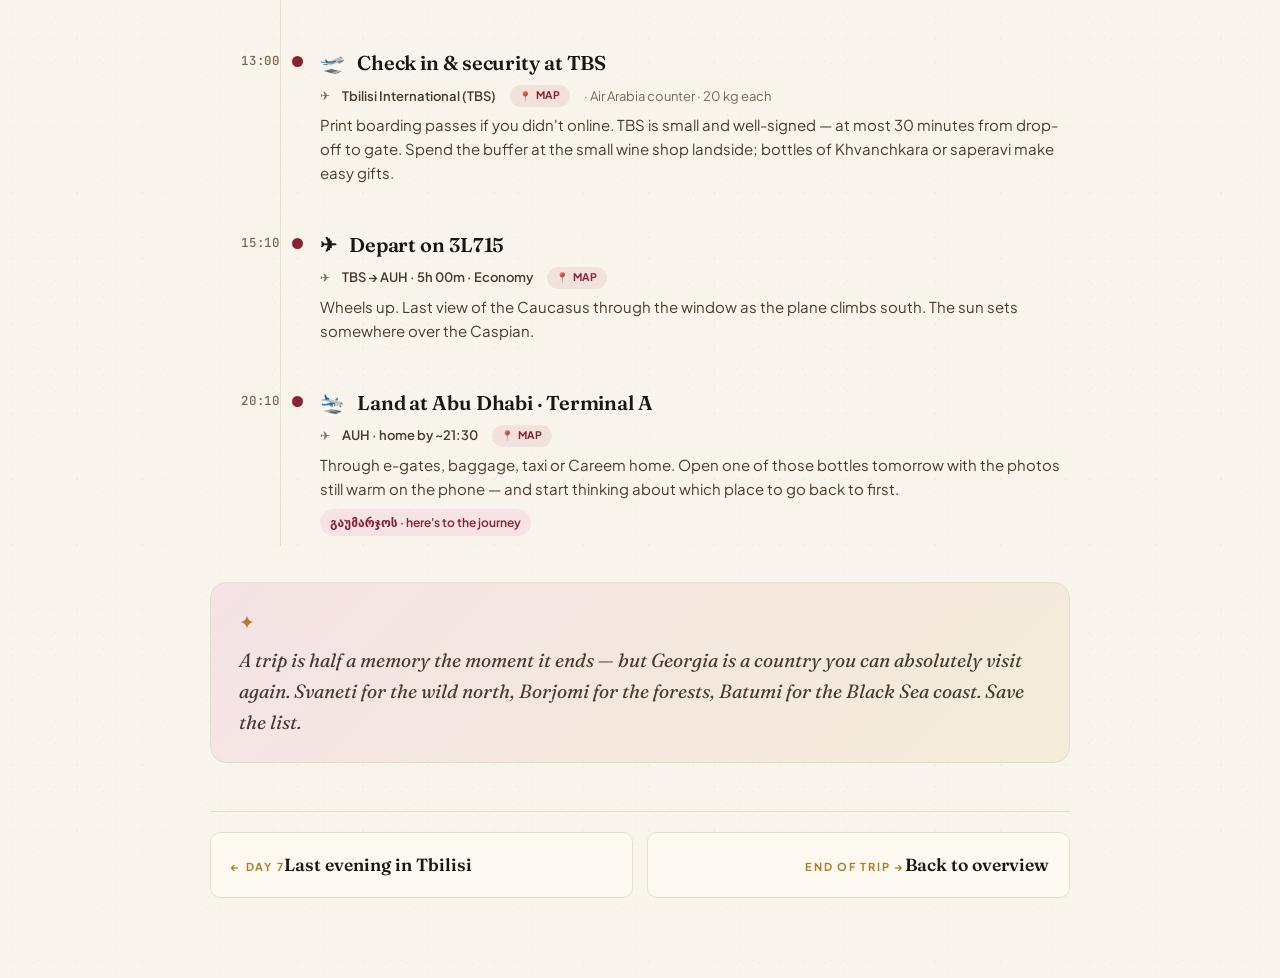
<file: day-8.html>
<!doctype html>
<html lang="en">
<head>
<meta charset="utf-8" />
<meta name="viewport" content="width=device-width, initial-scale=1, viewport-fit=cover" />
<title>Day 8 · Tbilisi → Abu Dhabi · 2 June 2026</title>
<link rel="preconnect" href="https://fonts.googleapis.com" />
<link rel="preconnect" href="https://fonts.gstatic.com" crossorigin />
<link href="https://fonts.googleapis.com/css2?family=Fraunces:ital,opsz,wght@0,9..144,400..700;1,9..144,400..700&family=Plus+Jakarta+Sans:wght@400;500;600;700&family=JetBrains+Mono:wght@400;500&display=swap" rel="stylesheet" />
<link rel="stylesheet" href="style.css" />
</head>
<body>
<main class="page">

  <header class="topbar">
    <a class="brand" href="index.html"><span class="badge">G</span>Georgia · Trip Itinerary</a>
    <a class="back" href="index.html">All days</a>
  </header>

  <section class="day-hero">
    <img class="bg" src="images/tbilisi.jpg" alt="Last view of Tbilisi" />
    <div class="meta">
      <div class="day-tag">Day 08 · Tuesday 2 June 2026</div>
      <h1>Home, <em>the long way</em></h1>
      <div class="where"><b>Tbilisi</b><span class="dot"></span>Abu Dhabi · Terminal A</div>
    </div>
  </section>

  <div class="facts">
    <div class="fact"><div class="k">Flight</div><div class="v">3L715<small>TBS → AUH, 5h</small></div></div>
    <div class="fact"><div class="k">Depart TBS</div><div class="v">15:10<small>be at airport by 12:00</small></div></div>
    <div class="fact"><div class="k">Arrive AUH</div><div class="v">20:10<small>local time</small></div></div>
    <div class="fact"><div class="k">Baggage</div><div class="v">20 kg<small>+ 1 cabin piece</small></div></div>
  </div>

  <p class="lede-prose">
    Slow morning, slow goodbye. There's time for one last khachapuri, maybe one last browse at the
    Dry Bridge market, before the Bolt to the airport and the flight south. Wheels up at 15:10;
    home by midnight.
  </p>

  <div class="section">
    <div class="section-head"><h2>The morning &amp; the flight home</h2><span class="count">6 stops · easy departure</span></div>

    <div class="timeline">

      <div class="event meal">
        <div class="time">09:00</div>
        <div class="content">
          <h3><span class="ic">☕</span> Last breakfast at Address 9D</h3>
          <div class="where-line"><b>Hotel breakfast room</b><span>· included</span></div>
          <p>Eat well — airline food is airline food. Make it count: nadughi (fresh sweet cheese), bread, jam, espresso.</p>
        </div>
      </div>

      <div class="event sight">
        <div class="time">10:30</div>
        <div class="content">
          <h3><span class="ic">🪙</span> Optional: one last Dry Bridge browse</h3>
          <div class="where-line"><b>Dedaena Park · 10 min Bolt from hotel</b> <a class="map" href="https://www.google.com/maps/search/?api=1&query=Dry%20Bridge%20Market%20Tbilisi%20Dedaena%20Park" target="_blank" rel="noopener" aria-label="Open in Google Maps">Map</a><span>· brings a small souvenir</span></div>
          <p>If you saw something here on Day 2 and walked away, go back for it now. Small antique enamels, hand-painted ceramics, an old samovar — pieces of the trip you can hold in your hand.</p>
          <div class="tag-row"><span class="tag optional">If time</span></div>
        </div>
      </div>

      <div class="event stay">
        <div class="time">11:30</div>
        <div class="content">
          <h3><span class="ic">🧳</span> Back to the hotel, pack, check out</h3>
          <div class="where-line"><b>Address 9D · check-out before 12:00</b></div>
          <p>Roll the suitcase down to reception. Hotel can hold bags if you want a coffee nearby before leaving.</p>
        </div>
      </div>

      <div class="event travel">
        <div class="time">12:30</div>
        <div class="content">
          <h3><span class="ic">🚖</span> Bolt to TBS airport</h3>
          <div class="where-line"><b>9 Makhata Turn → TBS · ~20 min · 15–25 GEL</b> <a class="map" href="https://www.google.com/maps/search/?api=1&query=Tbilisi%20International%20Airport%20TBS" target="_blank" rel="noopener" aria-label="Open in Google Maps">Map</a></div>
          <p>Order a comfort or van if you've got bags. Aim for the airport ~12:50 — Air Arabia opens check-in 2.5 hours before departure.</p>
        </div>
      </div>

      <div class="event flight">
        <div class="time">13:00</div>
        <div class="content">
          <h3><span class="ic">🛫</span> Check in &amp; security at TBS</h3>
          <div class="where-line"><b>Tbilisi International (TBS)</b> <a class="map" href="https://www.google.com/maps/search/?api=1&query=Tbilisi%20International%20Airport%20TBS" target="_blank" rel="noopener" aria-label="Open in Google Maps">Map</a><span>· Air Arabia counter · 20 kg each</span></div>
          <p>Print boarding passes if you didn't online. TBS is small and well-signed — at most 30 minutes from drop-off to gate. Spend the buffer at the small wine shop landside; bottles of Khvanchkara or saperavi make easy gifts.</p>
        </div>
      </div>

      <div class="event flight">
        <div class="time">15:10</div>
        <div class="content">
          <h3><span class="ic">✈</span> Depart on 3L715</h3>
          <div class="where-line"><b>TBS → AUH · 5h 00m · Economy</b> <a class="map" href="https://www.google.com/maps/search/?api=1&query=Abu%20Dhabi%20International%20Airport%20Terminal%20A" target="_blank" rel="noopener" aria-label="Open in Google Maps">Map</a></div>
          <p>Wheels up. Last view of the Caucasus through the window as the plane climbs south. The sun sets somewhere over the Caspian.</p>
        </div>
      </div>

      <div class="event flight">
        <div class="time">20:10</div>
        <div class="content">
          <h3><span class="ic">🛬</span> Land at Abu Dhabi · Terminal A</h3>
          <div class="where-line"><b>AUH · home by ~21:30</b> <a class="map" href="https://www.google.com/maps/search/?api=1&query=Abu%20Dhabi%20International%20Airport%20Terminal%20A" target="_blank" rel="noopener" aria-label="Open in Google Maps">Map</a></div>
          <p>Through e-gates, baggage, taxi or Careem home. Open one of those bottles tomorrow with the photos still warm on the phone — and start thinking about which place to go back to first.</p>
          <div class="tag-row"><span class="tag romantic">გაუმარჯოს · here's to the journey</span></div>
        </div>
      </div>

    </div>
  </div>

  <div class="pause">
    A trip is half a memory the moment it ends — but Georgia is a country you can absolutely
    visit again. Svaneti for the wild north, Borjomi for the forests, Batumi for the Black Sea
    coast. Save the list.
  </div>

  <nav class="nav-bottom">
    <a class="prev" href="day-7.html"><span class="dir">Day 7</span><span class="next-title">Last evening in Tbilisi</span></a>
    <a class="next" href="index.html"><span class="dir">End of trip</span><span class="next-title">Back to overview</span></a>
  </nav>

</main>
</body>
</html>
</file>
<file: style.css>
/* =========================================================
   Georgia Trip · Shared Styles
   Romantic-editorial: warm cream paper, wine, gold, rose accents
   ========================================================= */

:root {
  --bg:           #faf5ec;
  --bg-2:         #f4ecd9;
  --surface:      #fffaf1;
  --surface-2:    #f3eadb;
  --ink:          #1c1610;
  --ink-2:        #4a3a2e;
  --ink-3:        #7a6655;
  --wine:         #8a2230;
  --wine-deep:    #5e1620;
  --wine-tint:    #f5e3e5;
  --rose:         #c08490;
  --gold:         #b07b2b;
  --gold-bright:  #d6a44f;
  --moss:         #5a6a3c;
  --moss-tint:    #e8ecda;
  --sky:          #3a6b86;
  --sky-tint:     #e1e9ef;
  --line:         #e6dec9;
  --line-2:       #d3c7a9;
  --radius:       16px;
  --radius-sm:    10px;
  --shadow-sm:    0 1px 2px rgba(28,22,16,0.04);
  --shadow:       0 1px 2px rgba(28,22,16,0.04), 0 14px 36px -20px rgba(94,22,32,0.22);
  --shadow-lg:    0 1px 2px rgba(28,22,16,0.05), 0 28px 60px -30px rgba(94,22,32,0.35);
}

* , *::before, *::after { box-sizing: border-box; }
html { -webkit-text-size-adjust: 100%; scroll-behavior: smooth; }

body {
  margin: 0;
  background: var(--bg);
  background-image:
    radial-gradient(rgba(176, 123, 43, 0.04) 1px, transparent 1px),
    radial-gradient(rgba(138, 34, 48, 0.03) 1px, transparent 1px);
  background-size: 22px 22px, 13px 13px;
  background-position: 0 0, 6px 6px;
  color: var(--ink);
  font-family: "Plus Jakarta Sans", -apple-system, BlinkMacSystemFont, system-ui, sans-serif;
  font-size: 16px;
  line-height: 1.6;
  -webkit-font-smoothing: antialiased;
  min-height: 100vh;
}

::selection { background: var(--wine); color: #fff; }

a { color: var(--wine); text-decoration: none; }
a:hover { text-decoration: underline; text-underline-offset: 3px; }

/* ===== Inline Google Maps link pill ===== */
a.map {
  display: inline-flex;
  align-items: center;
  gap: 4px;
  margin: 0 2px;
  padding: 2px 9px 3px;
  font-size: 10.5px;
  font-weight: 700;
  letter-spacing: 0.06em;
  text-transform: uppercase;
  text-decoration: none;
  color: var(--wine);
  background: rgba(138, 31, 48, 0.08);
  border-radius: 999px;
  vertical-align: 1px;
  white-space: nowrap;
  transition: background 120ms ease, transform 120ms ease;
}
a.map::before {
  content: "📍";
  font-size: 10px;
  filter: grayscale(0.2);
}
a.map:hover {
  background: rgba(138, 31, 48, 0.18);
  text-decoration: none;
  transform: translateY(-1px);
}

.serif { font-family: "Fraunces", "Iowan Old Style", Georgia, serif; }
.italic { font-style: italic; }

/* ===== Page container ===== */
.page {
  max-width: 940px;
  margin: 0 auto;
  padding: clamp(20px, 3vw, 36px) clamp(18px, 4vw, 40px) 80px;
}

/* ===== Top bar / breadcrumb ===== */
.topbar {
  display: flex;
  align-items: center;
  justify-content: space-between;
  flex-wrap: wrap;
  gap: 12px;
  padding: 14px 0;
  border-bottom: 1px solid var(--line);
  font-size: 13px;
  color: var(--ink-3);
}
.topbar .brand {
  display: inline-flex;
  align-items: center;
  gap: 10px;
  font-weight: 600;
  color: var(--ink);
  text-decoration: none;
}
.topbar .brand:hover { text-decoration: none; }
.topbar .brand .badge {
  display: inline-flex;
  align-items: center;
  justify-content: center;
  width: 28px; height: 28px;
  border-radius: 8px;
  background: var(--wine);
  color: #fff;
  font-family: "Fraunces", serif;
  font-weight: 700;
  font-size: 16px;
}
.topbar .pnr {
  font-family: "JetBrains Mono", ui-monospace, monospace;
  font-size: 13px;
}
.topbar .pnr b { color: var(--ink); font-weight: 500; }
.topbar .back {
  display: inline-flex;
  align-items: center;
  gap: 6px;
  color: var(--wine);
  font-weight: 600;
}
.topbar .back::before { content: "←"; font-family: serif; font-size: 16px; }

/* ===== Hero on day pages ===== */
.day-hero {
  position: relative;
  margin-top: 16px;
  border-radius: var(--radius);
  overflow: hidden;
  box-shadow: var(--shadow-lg);
  background: var(--surface-2);
  isolation: isolate;
}
.day-hero img.bg {
  display: block;
  width: 100%;
  height: clamp(340px, 60vw, 560px);
  object-fit: cover;
}
.day-hero::after {
  content: "";
  position: absolute;
  inset: 0;
  background: linear-gradient(180deg,
    rgba(28,22,16,0.10) 0%,
    rgba(28,22,16,0.30) 55%,
    rgba(28,22,16,0.72) 100%);
  pointer-events: none;
}
.day-hero .meta {
  position: absolute;
  inset: auto 0 0 0;
  z-index: 2;
  padding: clamp(20px, 4vw, 40px) clamp(20px, 4vw, 44px);
  color: #fff;
}
.day-hero .day-tag {
  display: inline-flex;
  align-items: center;
  gap: 10px;
  font-size: 12px;
  letter-spacing: 0.22em;
  text-transform: uppercase;
  font-weight: 700;
  color: var(--gold-bright);
  margin-bottom: 12px;
}
.day-hero .day-tag::before {
  content: "";
  width: 28px;
  height: 1px;
  background: var(--gold-bright);
}
.day-hero h1 {
  margin: 0;
  font-family: "Fraunces", serif;
  font-weight: 500;
  font-style: italic;
  font-size: clamp(2.1rem, 5.5vw, 3.6rem);
  line-height: 1.05;
  letter-spacing: -0.01em;
  color: #fff;
  text-shadow: 0 1px 30px rgba(0,0,0,0.4);
}
.day-hero h1 em {
  font-style: italic;
  font-weight: 400;
  color: var(--rose);
}
.day-hero .where {
  margin-top: 10px;
  font-size: clamp(0.95rem, 1.4vw, 1.05rem);
  color: rgba(255,255,255,0.85);
  display: flex;
  align-items: center;
  gap: 10px;
  flex-wrap: wrap;
}
.day-hero .where b {
  color: #fff;
  font-weight: 600;
}
.day-hero .where .dot {
  width: 4px; height: 4px; border-radius: 50%;
  background: rgba(255,255,255,0.5);
}

/* ===== Quick facts strip ===== */
.facts {
  display: grid;
  grid-template-columns: repeat(4, 1fr);
  gap: 10px;
  margin-top: 18px;
}
@media (max-width: 720px) { .facts { grid-template-columns: repeat(2, 1fr); } }
.facts .fact {
  background: var(--surface);
  border: 1px solid var(--line);
  border-radius: var(--radius-sm);
  padding: 12px 14px;
  box-shadow: var(--shadow-sm);
}
.facts .fact .k {
  font-size: 11px;
  text-transform: uppercase;
  letter-spacing: 0.08em;
  color: var(--ink-3);
  font-weight: 700;
  margin-bottom: 4px;
}
.facts .fact .v {
  font-family: "Fraunces", serif;
  font-weight: 600;
  font-size: 1.05rem;
  color: var(--ink);
  line-height: 1.2;
}
.facts .fact .v small { font-family: "Plus Jakarta Sans", sans-serif; font-size: 12px; font-weight: 500; color: var(--ink-3); display: block; margin-top: 2px; }

/* ===== Section heading ===== */
.section { margin-top: clamp(36px, 4vw, 48px); }
.section-head {
  display: flex;
  align-items: baseline;
  justify-content: space-between;
  gap: 16px;
  margin-bottom: 18px;
  padding-bottom: 12px;
  border-bottom: 1px solid var(--line);
}
.section-head h2 {
  margin: 0;
  font-family: "Fraunces", serif;
  font-weight: 500;
  font-style: italic;
  font-size: clamp(1.5rem, 2.6vw, 1.95rem);
  letter-spacing: -0.005em;
}
.section-head .count { font-size: 13px; color: var(--ink-3); font-weight: 500; }

/* ===== Romantic intro paragraph ===== */
.lede-prose {
  font-family: "Fraunces", serif;
  font-style: italic;
  font-size: clamp(1.1rem, 1.8vw, 1.3rem);
  color: var(--ink-2);
  line-height: 1.55;
  max-width: 60ch;
  padding-left: 18px;
  border-left: 2px solid var(--gold);
  margin: 24px 0 8px;
}

/* ===== Timeline ===== */
.timeline {
  position: relative;
  margin-top: 12px;
}
.timeline::before {
  content: "";
  position: absolute;
  left: 70px;
  top: 8px;
  bottom: 8px;
  width: 1px;
  background: var(--line);
}
@media (max-width: 720px) {
  .timeline::before { left: 22px; }
}

.event {
  display: grid;
  grid-template-columns: 70px 1fr;
  gap: 18px;
  padding: 18px 0;
  position: relative;
}
@media (max-width: 720px) {
  .event { grid-template-columns: 44px 1fr; gap: 14px; }
}

.event .time {
  text-align: right;
  font-family: "JetBrains Mono", monospace;
  font-size: 0.78rem;
  letter-spacing: 0.06em;
  color: var(--ink-3);
  padding-top: 4px;
  position: relative;
  font-weight: 500;
}
.event .time::after {
  content: "";
  position: absolute;
  right: -23px;
  top: 9px;
  width: 11px; height: 11px;
  border-radius: 50%;
  background: var(--surface);
  border: 2px solid var(--gold);
  box-shadow: 0 0 0 4px var(--bg);
}
@media (max-width: 720px) {
  .event .time::after { right: auto; left: calc(100% + 8px); }
}

.event.travel .time::after { border-color: var(--sky); }
.event.meal .time::after { border-color: var(--wine); }
.event.sight .time::after { border-color: var(--gold); }
.event.hike .time::after { border-color: var(--moss); }
.event.stay .time::after { background: var(--gold); border-color: var(--gold); }
.event.flight .time::after { border-color: var(--wine); background: var(--wine); }

.event .content { padding-left: 22px; }
@media (max-width: 720px) { .event .content { padding-left: 22px; } }

.event h3 {
  margin: 0 0 6px;
  font-family: "Fraunces", serif;
  font-weight: 600;
  font-size: 1.25rem;
  letter-spacing: -0.005em;
  color: var(--ink);
}
.event h3 .ic {
  display: inline-block;
  margin-right: 8px;
  font-style: normal;
}
.event p {
  margin: 0 0 8px;
  color: var(--ink-2);
  font-size: 15px;
  line-height: 1.6;
}
.event .where-line {
  font-size: 13px;
  color: var(--ink-3);
  margin-bottom: 6px;
  display: flex;
  flex-wrap: wrap;
  gap: 4px 12px;
  align-items: center;
}
.event .where-line b { color: var(--ink-2); font-weight: 600; }
.event .where-line::before {
  content: "📍";
  font-size: 12px;
}
.event.travel .where-line::before { content: "🚗"; }
.event.flight .where-line::before { content: "✈"; }
.event.meal .where-line::before { content: "🍷"; }
.event.hike .where-line::before { content: "⛰"; }

.event .img {
  margin-top: 10px;
  border-radius: var(--radius-sm);
  overflow: hidden;
  border: 1px solid var(--line);
  background: var(--surface-2);
}
.event .img img {
  display: block;
  width: 100%;
  height: auto;
  aspect-ratio: 16 / 9;
  object-fit: cover;
}
.event .img figcaption {
  font-size: 12px;
  color: var(--ink-3);
  padding: 8px 12px;
  font-style: italic;
  background: var(--surface);
  border-top: 1px solid var(--line);
}

.event .tag-row {
  margin-top: 8px;
  display: flex;
  flex-wrap: wrap;
  gap: 6px;
}
.tag {
  display: inline-flex;
  align-items: center;
  gap: 5px;
  padding: 4px 10px;
  border-radius: 999px;
  font-size: 12px;
  font-weight: 600;
  background: var(--surface-2);
  color: var(--ink-2);
}
.tag.romantic { background: var(--wine-tint); color: var(--wine); }
.tag.nature { background: var(--moss-tint); color: var(--moss); }
.tag.classic { background: #f1ead4; color: #6a5a26; }
.tag.optional { background: var(--sky-tint); color: var(--sky); }

/* ===== Stay card ===== */
.stay-card {
  margin-top: 20px;
  background: var(--surface);
  border: 1px solid var(--line);
  border-radius: var(--radius);
  overflow: hidden;
  box-shadow: var(--shadow);
  display: grid;
  grid-template-columns: 320px 1fr;
}
@media (max-width: 720px) { .stay-card { grid-template-columns: 1fr; } }
.stay-card .photo {
  display: block;
  width: 100%;
  height: 100%;
  min-height: 200px;
  object-fit: cover;
  background: var(--surface-2);
}
.stay-card .info { padding: 20px 22px; display: grid; gap: 8px; align-content: center; }
.stay-card .label {
  font-size: 11px;
  text-transform: uppercase;
  letter-spacing: 0.16em;
  color: var(--gold);
  font-weight: 700;
}
.stay-card .name {
  font-family: "Fraunces", serif;
  font-weight: 600;
  font-size: 1.35rem;
  color: var(--ink);
  line-height: 1.2;
}
.stay-card .addr { font-size: 14.5px; color: var(--ink-2); }
.stay-card .meta {
  display: flex;
  flex-wrap: wrap;
  gap: 6px 14px;
  margin-top: 8px;
  padding-top: 10px;
  border-top: 1px dashed var(--line-2);
  font-size: 13px;
  color: var(--ink-3);
}
.stay-card .meta b { color: var(--ink-2); font-weight: 600; }

/* ===== Nav bottom (prev/next) ===== */
.nav-bottom {
  margin-top: 48px;
  padding-top: 20px;
  border-top: 1px solid var(--line);
  display: grid;
  grid-template-columns: 1fr 1fr;
  gap: 14px;
}
@media (max-width: 540px) { .nav-bottom { grid-template-columns: 1fr; } }
.nav-bottom a {
  display: block;
  padding: 18px 20px;
  background: var(--surface);
  border: 1px solid var(--line);
  border-radius: var(--radius-sm);
  text-decoration: none;
  color: var(--ink);
  transition: transform 120ms ease, box-shadow 120ms ease, background 120ms ease;
}
.nav-bottom a:hover {
  background: var(--surface-2);
  transform: translateY(-2px);
  box-shadow: var(--shadow);
  text-decoration: none;
}
.nav-bottom a .dir {
  font-size: 11px;
  text-transform: uppercase;
  letter-spacing: 0.16em;
  color: var(--gold);
  font-weight: 700;
}
.nav-bottom a .next-title {
  margin-top: 6px;
  font-family: "Fraunces", serif;
  font-weight: 600;
  font-size: 1.1rem;
  color: var(--ink);
}
.nav-bottom a.next { text-align: right; }
.nav-bottom a.prev .dir::before { content: "← "; }
.nav-bottom a.next .dir::after { content: " →"; }
.nav-bottom a.disabled { opacity: 0.4; pointer-events: none; }

/* ===== Quote / pause card ===== */
.pause {
  margin: 28px 0;
  padding: 24px 28px;
  background: linear-gradient(135deg, var(--wine-tint) 0%, var(--bg-2) 100%);
  border-radius: var(--radius);
  border: 1px solid var(--line);
  font-family: "Fraunces", serif;
  font-style: italic;
  font-size: clamp(1.05rem, 1.6vw, 1.2rem);
  color: var(--ink-2);
  line-height: 1.6;
  position: relative;
}
.pause::before {
  content: "✦";
  display: block;
  color: var(--gold);
  font-style: normal;
  font-size: 1.2rem;
  margin-bottom: 8px;
  letter-spacing: 0.3em;
}

/* ===== Ornament divider ===== */
.orn {
  text-align: center;
  margin: clamp(20px, 4vw, 36px) 0;
  color: var(--gold);
  font-family: "Fraunces", serif;
  font-style: italic;
  letter-spacing: 0.6em;
  user-select: none;
  font-size: 14px;
}

/* ===== Reveal animation ===== */
@keyframes rise {
  from { opacity: 0; transform: translateY(10px); }
  to   { opacity: 1; transform: translateY(0); }
}
.day-hero, .facts, .section, .stay-card, .nav-bottom {
  animation: rise 600ms ease-out both;
}
.facts { animation-delay: 60ms; }
.section { animation-delay: 100ms; }
.stay-card { animation-delay: 140ms; }
.nav-bottom { animation-delay: 180ms; }
@media (prefers-reduced-motion: reduce) { * { animation: none !important; } }

/* ===== Print ===== */
@media print {
  body { background: #fff; }
  .day-hero { box-shadow: none; }
  .event { break-inside: avoid; }
}
</file>
